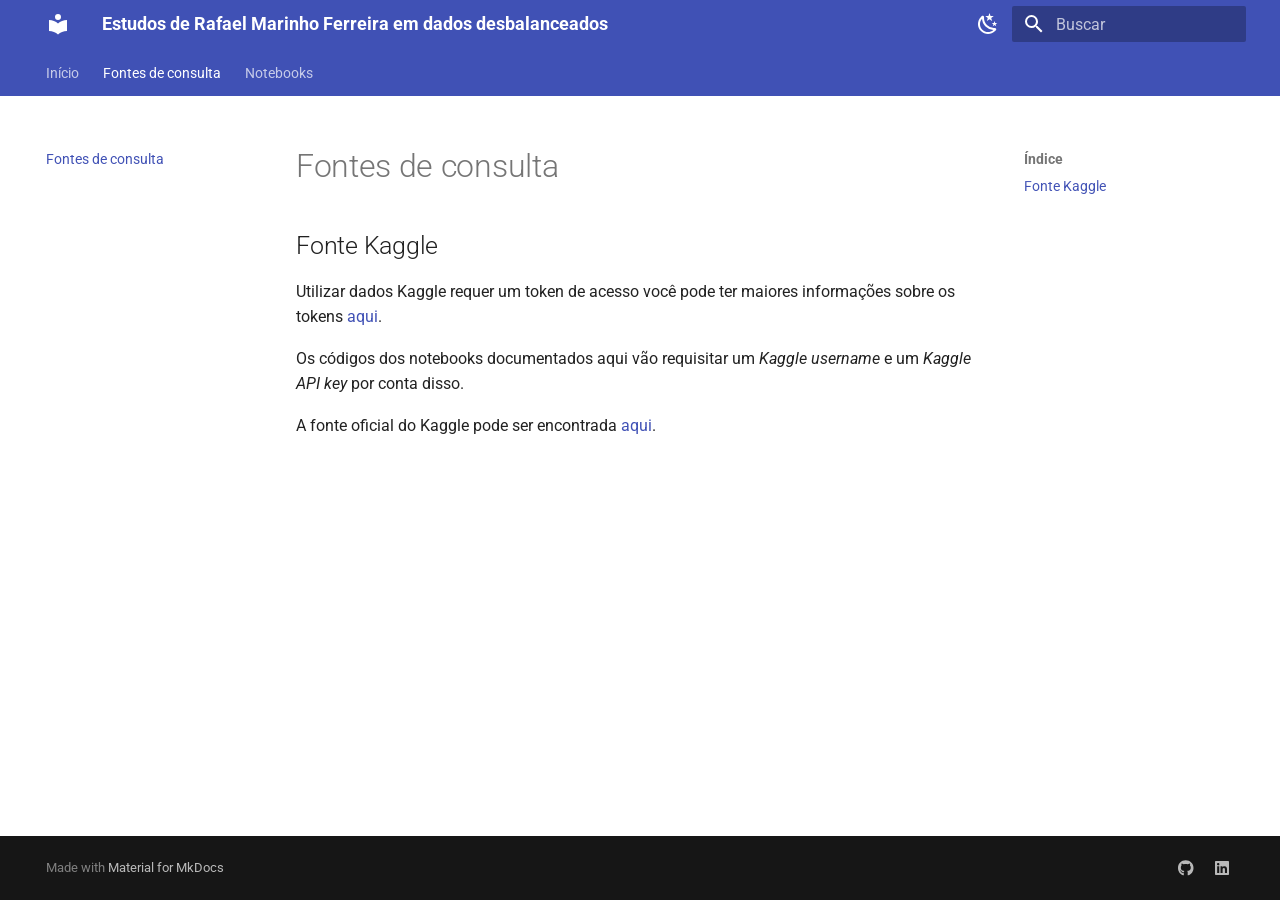
<file: fontes_consulta/index.html>
<!doctype html>
<html lang="pt" class="no-js">
  <head>
    
      <meta charset="utf-8">
      <meta name="viewport" content="width=device-width,initial-scale=1">
      
        <meta name="description" content="Site de documentação para estudo e execução de notebooks de ML com dados desbalanceados.">
      
      
        <meta name="author" content="Equipe">
      
      
      
        <link rel="prev" href="..">
      
      
        <link rel="next" href="../notebooks/EDA/">
      
      
      <link rel="icon" href="../assets/images/favicon.png">
      <meta name="generator" content="mkdocs-1.6.0, mkdocs-material-9.5.25">
    
    
      
        <title>Fontes de consulta - Estudos de Rafael Marinho Ferreira em dados desbalanceados</title>
      
    
    
      <link rel="stylesheet" href="../assets/stylesheets/main.6543a935.min.css">
      
        
        <link rel="stylesheet" href="../assets/stylesheets/palette.06af60db.min.css">
      
      


    
    
      
    
    
      
        
        
        <link rel="preconnect" href="https://fonts.gstatic.com" crossorigin>
        <link rel="stylesheet" href="https://fonts.googleapis.com/css?family=Roboto:300,300i,400,400i,700,700i%7CRoboto+Mono:400,400i,700,700i&display=fallback">
        <style>:root{--md-text-font:"Roboto";--md-code-font:"Roboto Mono"}</style>
      
    
    
      <link rel="stylesheet" href="../assets/css/footer.css">
    
    <script>__md_scope=new URL("..",location),__md_hash=e=>[...e].reduce((e,_)=>(e<<5)-e+_.charCodeAt(0),0),__md_get=(e,_=localStorage,t=__md_scope)=>JSON.parse(_.getItem(t.pathname+"."+e)),__md_set=(e,_,t=localStorage,a=__md_scope)=>{try{t.setItem(a.pathname+"."+e,JSON.stringify(_))}catch(e){}}</script>
    
      

    
    
    
  </head>
  
  
    
    
      
    
    
    
    
    <body dir="ltr" data-md-color-scheme="default" data-md-color-primary="indigo" data-md-color-accent="indigo">
  
    
    <input class="md-toggle" data-md-toggle="drawer" type="checkbox" id="__drawer" autocomplete="off">
    <input class="md-toggle" data-md-toggle="search" type="checkbox" id="__search" autocomplete="off">
    <label class="md-overlay" for="__drawer"></label>
    <div data-md-component="skip">
      
        
        <a href="#fonte-kaggle" class="md-skip">
          Pular para conteúdo
        </a>
      
    </div>
    <div data-md-component="announce">
      
    </div>
    
    
      

<header class="md-header" data-md-component="header">
  <nav class="md-header__inner md-grid" aria-label="Cabeçalho">
    <a href=".." title="Estudos de Rafael Marinho Ferreira em dados desbalanceados" class="md-header__button md-logo" aria-label="Estudos de Rafael Marinho Ferreira em dados desbalanceados" data-md-component="logo">
      
  
  <svg xmlns="http://www.w3.org/2000/svg" viewBox="0 0 24 24"><path d="M12 8a3 3 0 0 0 3-3 3 3 0 0 0-3-3 3 3 0 0 0-3 3 3 3 0 0 0 3 3m0 3.54C9.64 9.35 6.5 8 3 8v11c3.5 0 6.64 1.35 9 3.54 2.36-2.19 5.5-3.54 9-3.54V8c-3.5 0-6.64 1.35-9 3.54Z"/></svg>

    </a>
    <label class="md-header__button md-icon" for="__drawer">
      
      <svg xmlns="http://www.w3.org/2000/svg" viewBox="0 0 24 24"><path d="M3 6h18v2H3V6m0 5h18v2H3v-2m0 5h18v2H3v-2Z"/></svg>
    </label>
    <div class="md-header__title" data-md-component="header-title">
      <div class="md-header__ellipsis">
        <div class="md-header__topic">
          <span class="md-ellipsis">
            Estudos de Rafael Marinho Ferreira em dados desbalanceados
          </span>
        </div>
        <div class="md-header__topic" data-md-component="header-topic">
          <span class="md-ellipsis">
            
              Fontes de consulta
            
          </span>
        </div>
      </div>
    </div>
    
      
        <form class="md-header__option" data-md-component="palette">
  
    
    
    
    <input class="md-option" data-md-color-media="" data-md-color-scheme="default" data-md-color-primary="indigo" data-md-color-accent="indigo"  aria-label="Alternar para modo escuro"  type="radio" name="__palette" id="__palette_0">
    
      <label class="md-header__button md-icon" title="Alternar para modo escuro" for="__palette_1" hidden>
        <svg xmlns="http://www.w3.org/2000/svg" viewBox="0 0 24 24"><path d="m17.75 4.09-2.53 1.94.91 3.06-2.63-1.81-2.63 1.81.91-3.06-2.53-1.94L12.44 4l1.06-3 1.06 3 3.19.09m3.5 6.91-1.64 1.25.59 1.98-1.7-1.17-1.7 1.17.59-1.98L15.75 11l2.06-.05L18.5 9l.69 1.95 2.06.05m-2.28 4.95c.83-.08 1.72 1.1 1.19 1.85-.32.45-.66.87-1.08 1.27C15.17 23 8.84 23 4.94 19.07c-3.91-3.9-3.91-10.24 0-14.14.4-.4.82-.76 1.27-1.08.75-.53 1.93.36 1.85 1.19-.27 2.86.69 5.83 2.89 8.02a9.96 9.96 0 0 0 8.02 2.89m-1.64 2.02a12.08 12.08 0 0 1-7.8-3.47c-2.17-2.19-3.33-5-3.49-7.82-2.81 3.14-2.7 7.96.31 10.98 3.02 3.01 7.84 3.12 10.98.31Z"/></svg>
      </label>
    
  
    
    
    
    <input class="md-option" data-md-color-media="" data-md-color-scheme="slate" data-md-color-primary="indigo" data-md-color-accent="indigo"  aria-label="Alternar para modo claro"  type="radio" name="__palette" id="__palette_1">
    
      <label class="md-header__button md-icon" title="Alternar para modo claro" for="__palette_0" hidden>
        <svg xmlns="http://www.w3.org/2000/svg" viewBox="0 0 24 24"><path d="M12 7a5 5 0 0 1 5 5 5 5 0 0 1-5 5 5 5 0 0 1-5-5 5 5 0 0 1 5-5m0 2a3 3 0 0 0-3 3 3 3 0 0 0 3 3 3 3 0 0 0 3-3 3 3 0 0 0-3-3m0-7 2.39 3.42C13.65 5.15 12.84 5 12 5c-.84 0-1.65.15-2.39.42L12 2M3.34 7l4.16-.35A7.2 7.2 0 0 0 5.94 8.5c-.44.74-.69 1.5-.83 2.29L3.34 7m.02 10 1.76-3.77a7.131 7.131 0 0 0 2.38 4.14L3.36 17M20.65 7l-1.77 3.79a7.023 7.023 0 0 0-2.38-4.15l4.15.36m-.01 10-4.14.36c.59-.51 1.12-1.14 1.54-1.86.42-.73.69-1.5.83-2.29L20.64 17M12 22l-2.41-3.44c.74.27 1.55.44 2.41.44.82 0 1.63-.17 2.37-.44L12 22Z"/></svg>
      </label>
    
  
</form>
      
    
    
      <script>var media,input,key,value,palette=__md_get("__palette");if(palette&&palette.color){"(prefers-color-scheme)"===palette.color.media&&(media=matchMedia("(prefers-color-scheme: light)"),input=document.querySelector(media.matches?"[data-md-color-media='(prefers-color-scheme: light)']":"[data-md-color-media='(prefers-color-scheme: dark)']"),palette.color.media=input.getAttribute("data-md-color-media"),palette.color.scheme=input.getAttribute("data-md-color-scheme"),palette.color.primary=input.getAttribute("data-md-color-primary"),palette.color.accent=input.getAttribute("data-md-color-accent"));for([key,value]of Object.entries(palette.color))document.body.setAttribute("data-md-color-"+key,value)}</script>
    
    
    
      <label class="md-header__button md-icon" for="__search">
        
        <svg xmlns="http://www.w3.org/2000/svg" viewBox="0 0 24 24"><path d="M9.5 3A6.5 6.5 0 0 1 16 9.5c0 1.61-.59 3.09-1.56 4.23l.27.27h.79l5 5-1.5 1.5-5-5v-.79l-.27-.27A6.516 6.516 0 0 1 9.5 16 6.5 6.5 0 0 1 3 9.5 6.5 6.5 0 0 1 9.5 3m0 2C7 5 5 7 5 9.5S7 14 9.5 14 14 12 14 9.5 12 5 9.5 5Z"/></svg>
      </label>
      <div class="md-search" data-md-component="search" role="dialog">
  <label class="md-search__overlay" for="__search"></label>
  <div class="md-search__inner" role="search">
    <form class="md-search__form" name="search">
      <input type="text" class="md-search__input" name="query" aria-label="Buscar" placeholder="Buscar" autocapitalize="off" autocorrect="off" autocomplete="off" spellcheck="false" data-md-component="search-query" required>
      <label class="md-search__icon md-icon" for="__search">
        
        <svg xmlns="http://www.w3.org/2000/svg" viewBox="0 0 24 24"><path d="M9.5 3A6.5 6.5 0 0 1 16 9.5c0 1.61-.59 3.09-1.56 4.23l.27.27h.79l5 5-1.5 1.5-5-5v-.79l-.27-.27A6.516 6.516 0 0 1 9.5 16 6.5 6.5 0 0 1 3 9.5 6.5 6.5 0 0 1 9.5 3m0 2C7 5 5 7 5 9.5S7 14 9.5 14 14 12 14 9.5 12 5 9.5 5Z"/></svg>
        
        <svg xmlns="http://www.w3.org/2000/svg" viewBox="0 0 24 24"><path d="M20 11v2H8l5.5 5.5-1.42 1.42L4.16 12l7.92-7.92L13.5 5.5 8 11h12Z"/></svg>
      </label>
      <nav class="md-search__options" aria-label="Pesquisar">
        
        <button type="reset" class="md-search__icon md-icon" title="Limpar" aria-label="Limpar" tabindex="-1">
          
          <svg xmlns="http://www.w3.org/2000/svg" viewBox="0 0 24 24"><path d="M19 6.41 17.59 5 12 10.59 6.41 5 5 6.41 10.59 12 5 17.59 6.41 19 12 13.41 17.59 19 19 17.59 13.41 12 19 6.41Z"/></svg>
        </button>
      </nav>
      
        <div class="md-search__suggest" data-md-component="search-suggest"></div>
      
    </form>
    <div class="md-search__output">
      <div class="md-search__scrollwrap" data-md-scrollfix>
        <div class="md-search-result" data-md-component="search-result">
          <div class="md-search-result__meta">
            Inicializando busca
          </div>
          <ol class="md-search-result__list" role="presentation"></ol>
        </div>
      </div>
    </div>
  </div>
</div>
    
    
  </nav>
  
</header>
    
    <div class="md-container" data-md-component="container">
      
      
        
          
            
<nav class="md-tabs" aria-label="Abas" data-md-component="tabs">
  <div class="md-grid">
    <ul class="md-tabs__list">
      
        
  
  
  
    <li class="md-tabs__item">
      <a href=".." class="md-tabs__link">
        
  
    
  
  Início

      </a>
    </li>
  

      
        
  
  
    
  
  
    <li class="md-tabs__item md-tabs__item--active">
      <a href="./" class="md-tabs__link">
        
  
    
  
  Fontes de consulta

      </a>
    </li>
  

      
        
  
  
  
    
    
      <li class="md-tabs__item">
        <a href="../notebooks/EDA/" class="md-tabs__link">
          
  
  Notebooks

        </a>
      </li>
    
  

      
    </ul>
  </div>
</nav>
          
        
      
      <main class="md-main" data-md-component="main">
        <div class="md-main__inner md-grid">
          
            
              
              <div class="md-sidebar md-sidebar--primary" data-md-component="sidebar" data-md-type="navigation" >
                <div class="md-sidebar__scrollwrap">
                  <div class="md-sidebar__inner">
                    


  


<nav class="md-nav md-nav--primary md-nav--lifted" aria-label="Navegação" data-md-level="0">
  <label class="md-nav__title" for="__drawer">
    <a href=".." title="Estudos de Rafael Marinho Ferreira em dados desbalanceados" class="md-nav__button md-logo" aria-label="Estudos de Rafael Marinho Ferreira em dados desbalanceados" data-md-component="logo">
      
  
  <svg xmlns="http://www.w3.org/2000/svg" viewBox="0 0 24 24"><path d="M12 8a3 3 0 0 0 3-3 3 3 0 0 0-3-3 3 3 0 0 0-3 3 3 3 0 0 0 3 3m0 3.54C9.64 9.35 6.5 8 3 8v11c3.5 0 6.64 1.35 9 3.54 2.36-2.19 5.5-3.54 9-3.54V8c-3.5 0-6.64 1.35-9 3.54Z"/></svg>

    </a>
    Estudos de Rafael Marinho Ferreira em dados desbalanceados
  </label>
  
  <ul class="md-nav__list" data-md-scrollfix>
    
      
      
  
  
  
  
    <li class="md-nav__item">
      <a href=".." class="md-nav__link">
        
  
  <span class="md-ellipsis">
    Início
  </span>
  

      </a>
    </li>
  

    
      
      
  
  
    
  
  
  
    <li class="md-nav__item md-nav__item--active">
      
      <input class="md-nav__toggle md-toggle" type="checkbox" id="__toc">
      
      
      
        <label class="md-nav__link md-nav__link--active" for="__toc">
          
  
  <span class="md-ellipsis">
    Fontes de consulta
  </span>
  

          <span class="md-nav__icon md-icon"></span>
        </label>
      
      <a href="./" class="md-nav__link md-nav__link--active">
        
  
  <span class="md-ellipsis">
    Fontes de consulta
  </span>
  

      </a>
      
        

<nav class="md-nav md-nav--secondary" aria-label="Índice">
  
  
  
  
    <label class="md-nav__title" for="__toc">
      <span class="md-nav__icon md-icon"></span>
      Índice
    </label>
    <ul class="md-nav__list" data-md-component="toc" data-md-scrollfix>
      
        <li class="md-nav__item">
  <a href="#fonte-kaggle" class="md-nav__link">
    <span class="md-ellipsis">
      Fonte Kaggle
    </span>
  </a>
  
</li>
      
    </ul>
  
</nav>
      
    </li>
  

    
      
      
  
  
  
  
    
    
    
      
      
        
      
    
    
    <li class="md-nav__item md-nav__item--nested">
      
        
        
        <input class="md-nav__toggle md-toggle " type="checkbox" id="__nav_3" >
        
          
          <label class="md-nav__link" for="__nav_3" id="__nav_3_label" tabindex="0">
            
  
  <span class="md-ellipsis">
    Notebooks
  </span>
  

            <span class="md-nav__icon md-icon"></span>
          </label>
        
        <nav class="md-nav" data-md-level="1" aria-labelledby="__nav_3_label" aria-expanded="false">
          <label class="md-nav__title" for="__nav_3">
            <span class="md-nav__icon md-icon"></span>
            Notebooks
          </label>
          <ul class="md-nav__list" data-md-scrollfix>
            
              
                
  
  
  
  
    <li class="md-nav__item">
      <a href="../notebooks/EDA/" class="md-nav__link">
        
  
  <span class="md-ellipsis">
    EDA
  </span>
  

      </a>
    </li>
  

              
            
          </ul>
        </nav>
      
    </li>
  

    
  </ul>
</nav>
                  </div>
                </div>
              </div>
            
            
              
              <div class="md-sidebar md-sidebar--secondary" data-md-component="sidebar" data-md-type="toc" >
                <div class="md-sidebar__scrollwrap">
                  <div class="md-sidebar__inner">
                    

<nav class="md-nav md-nav--secondary" aria-label="Índice">
  
  
  
  
    <label class="md-nav__title" for="__toc">
      <span class="md-nav__icon md-icon"></span>
      Índice
    </label>
    <ul class="md-nav__list" data-md-component="toc" data-md-scrollfix>
      
        <li class="md-nav__item">
  <a href="#fonte-kaggle" class="md-nav__link">
    <span class="md-ellipsis">
      Fonte Kaggle
    </span>
  </a>
  
</li>
      
    </ul>
  
</nav>
                  </div>
                </div>
              </div>
            
          
          
            <div class="md-content" data-md-component="content">
              <article class="md-content__inner md-typeset">
                
                  


  <h1>Fontes de consulta</h1>

<h2 id="fonte-kaggle">Fonte Kaggle<a class="headerlink" href="#fonte-kaggle" title="Permanent link">&para;</a></h2>
<p>Utilizar dados Kaggle requer um token de acesso você pode ter maiores informações sobre os tokens <a href="https://www.kaggle.com/docs/api#authentication" target="_blank" rel="noopener noreferrer">aqui</a>.</p>
<p>Os códigos dos notebooks documentados aqui vão requisitar um <em>Kaggle username</em> e um <em>Kaggle API key</em> por conta disso.</p>
<p>A fonte oficial do Kaggle pode ser encontrada <a href="https://www.kaggle.com/" target="_blank" rel="noopener noreferrer">aqui</a>.</p>












                
              </article>
            </div>
          
          
<script>var target=document.getElementById(location.hash.slice(1));target&&target.name&&(target.checked=target.name.startsWith("__tabbed_"))</script>
        </div>
        
          <button type="button" class="md-top md-icon" data-md-component="top" hidden>
  
  <svg xmlns="http://www.w3.org/2000/svg" viewBox="0 0 24 24"><path d="M13 20h-2V8l-5.5 5.5-1.42-1.42L12 4.16l7.92 7.92-1.42 1.42L13 8v12Z"/></svg>
  Voltar para o topo
</button>
        
      </main>
      
        <footer class="md-footer">
  
  <div class="md-footer-meta md-typeset">
    <div class="md-footer-meta__inner md-grid">
      <div class="md-copyright">
  
  
    Made with
    <a href="https://squidfunk.github.io/mkdocs-material/" target="_blank" rel="noopener">
      Material for MkDocs
    </a>
  
</div>
      
        <div class="md-social">
  
    
    
    
    
    <a href="https://github.com/rferreira13" target="_blank" rel="noopener" title="GitHub — rferreira13" class="md-social__link">
      <svg xmlns="http://www.w3.org/2000/svg" viewBox="0 0 496 512"><!--! Font Awesome Free 6.5.2 by @fontawesome - https://fontawesome.com License - https://fontawesome.com/license/free (Icons: CC BY 4.0, Fonts: SIL OFL 1.1, Code: MIT License) Copyright 2024 Fonticons, Inc.--><path d="M165.9 397.4c0 2-2.3 3.6-5.2 3.6-3.3.3-5.6-1.3-5.6-3.6 0-2 2.3-3.6 5.2-3.6 3-.3 5.6 1.3 5.6 3.6zm-31.1-4.5c-.7 2 1.3 4.3 4.3 4.9 2.6 1 5.6 0 6.2-2s-1.3-4.3-4.3-5.2c-2.6-.7-5.5.3-6.2 2.3zm44.2-1.7c-2.9.7-4.9 2.6-4.6 4.9.3 2 2.9 3.3 5.9 2.6 2.9-.7 4.9-2.6 4.6-4.6-.3-1.9-3-3.2-5.9-2.9zM244.8 8C106.1 8 0 113.3 0 252c0 110.9 69.8 205.8 169.5 239.2 12.8 2.3 17.3-5.6 17.3-12.1 0-6.2-.3-40.4-.3-61.4 0 0-70 15-84.7-29.8 0 0-11.4-29.1-27.8-36.6 0 0-22.9-15.7 1.6-15.4 0 0 24.9 2 38.6 25.8 21.9 38.6 58.6 27.5 72.9 20.9 2.3-16 8.8-27.1 16-33.7-55.9-6.2-112.3-14.3-112.3-110.5 0-27.5 7.6-41.3 23.6-58.9-2.6-6.5-11.1-33.3 2.6-67.9 20.9-6.5 69 27 69 27 20-5.6 41.5-8.5 62.8-8.5s42.8 2.9 62.8 8.5c0 0 48.1-33.6 69-27 13.7 34.7 5.2 61.4 2.6 67.9 16 17.7 25.8 31.5 25.8 58.9 0 96.5-58.9 104.2-114.8 110.5 9.2 7.9 17 22.9 17 46.4 0 33.7-.3 75.4-.3 83.6 0 6.5 4.6 14.4 17.3 12.1C428.2 457.8 496 362.9 496 252 496 113.3 383.5 8 244.8 8zM97.2 352.9c-1.3 1-1 3.3.7 5.2 1.6 1.6 3.9 2.3 5.2 1 1.3-1 1-3.3-.7-5.2-1.6-1.6-3.9-2.3-5.2-1zm-10.8-8.1c-.7 1.3.3 2.9 2.3 3.9 1.6 1 3.6.7 4.3-.7.7-1.3-.3-2.9-2.3-3.9-2-.6-3.6-.3-4.3.7zm32.4 35.6c-1.6 1.3-1 4.3 1.3 6.2 2.3 2.3 5.2 2.6 6.5 1 1.3-1.3.7-4.3-1.3-6.2-2.2-2.3-5.2-2.6-6.5-1zm-11.4-14.7c-1.6 1-1.6 3.6 0 5.9 1.6 2.3 4.3 3.3 5.6 2.3 1.6-1.3 1.6-3.9 0-6.2-1.4-2.3-4-3.3-5.6-2z"/></svg>
    </a>
  
    
    
    
    
    <a href="https://www.linkedin.com/in/rafael-ferreira-data-scientist/" target="_blank" rel="noopener" title="LinkedIn — Rafael Marinho Ferreira" class="md-social__link">
      <svg xmlns="http://www.w3.org/2000/svg" viewBox="0 0 448 512"><!--! Font Awesome Free 6.5.2 by @fontawesome - https://fontawesome.com License - https://fontawesome.com/license/free (Icons: CC BY 4.0, Fonts: SIL OFL 1.1, Code: MIT License) Copyright 2024 Fonticons, Inc.--><path d="M416 32H31.9C14.3 32 0 46.5 0 64.3v383.4C0 465.5 14.3 480 31.9 480H416c17.6 0 32-14.5 32-32.3V64.3c0-17.8-14.4-32.3-32-32.3zM135.4 416H69V202.2h66.5V416zm-33.2-243c-21.3 0-38.5-17.3-38.5-38.5S80.9 96 102.2 96c21.2 0 38.5 17.3 38.5 38.5 0 21.3-17.2 38.5-38.5 38.5zm282.1 243h-66.4V312c0-24.8-.5-56.7-34.5-56.7-34.6 0-39.9 27-39.9 54.9V416h-66.4V202.2h63.7v29.2h.9c8.9-16.8 30.6-34.5 62.9-34.5 67.2 0 79.7 44.3 79.7 101.9V416z"/></svg>
    </a>
  
</div>
      
    </div>
  </div>
</footer>
      
    </div>
    <div class="md-dialog" data-md-component="dialog">
      <div class="md-dialog__inner md-typeset"></div>
    </div>
    
    
    <script id="__config" type="application/json">{"base": "..", "features": ["navigation.tabs", "navigation.sections", "navigation.top", "search.suggest", "content.code.copy"], "search": "../assets/javascripts/workers/search.b8dbb3d2.min.js", "translations": {"clipboard.copied": "Copiado para \u00e1rea de transfer\u00eancia", "clipboard.copy": "Copiar para \u00e1rea de transfer\u00eancia", "search.result.more.one": "mais 1 nesta p\u00e1gina", "search.result.more.other": "# mais nesta p\u00e1gina", "search.result.none": "Nenhum documento encontrado", "search.result.one": "1 documento encontrado", "search.result.other": "# documentos encontrados", "search.result.placeholder": "Digite para iniciar a busca", "search.result.term.missing": "Ausente", "select.version": "Selecione a vers\u00e3o"}}</script>
    
    
      <script src="../assets/javascripts/bundle.081f42fc.min.js"></script>
      
        <script src="../assets/js/brand-linkedin.js"></script>
      
    
  </body>
</html>
</file>
<file: assets/css/footer.css>
/* Centraliza e espaça os badges do rodapé */
.custom-footer-badges {
  display: flex;
  gap: 0.75rem;
  align-items: center;
  justify-content: center;
  padding: 0.75rem 0 1rem 0;
}

.custom-footer-badges img {
  height: 28px;
  vertical-align: middle;
}
</file>
<file: assets/stylesheets/main.6543a935.min.css>
@charset "UTF-8";html{-webkit-text-size-adjust:none;-moz-text-size-adjust:none;text-size-adjust:none;box-sizing:border-box}*,:after,:before{box-sizing:inherit}@media (prefers-reduced-motion){*,:after,:before{transition:none!important}}body{margin:0}a,button,input,label{-webkit-tap-highlight-color:transparent}a{color:inherit;text-decoration:none}hr{border:0;box-sizing:initial;display:block;height:.05rem;overflow:visible;padding:0}small{font-size:80%}sub,sup{line-height:1em}img{border-style:none}table{border-collapse:initial;border-spacing:0}td,th{font-weight:400;vertical-align:top}button{background:#0000;border:0;font-family:inherit;font-size:inherit;margin:0;padding:0}input{border:0;outline:none}:root{--md-primary-fg-color:#4051b5;--md-primary-fg-color--light:#5d6cc0;--md-primary-fg-color--dark:#303fa1;--md-primary-bg-color:#fff;--md-primary-bg-color--light:#ffffffb3;--md-accent-fg-color:#526cfe;--md-accent-fg-color--transparent:#526cfe1a;--md-accent-bg-color:#fff;--md-accent-bg-color--light:#ffffffb3}[data-md-color-scheme=default]{color-scheme:light}[data-md-color-scheme=default] img[src$="#gh-dark-mode-only"],[data-md-color-scheme=default] img[src$="#only-dark"]{display:none}:root,[data-md-color-scheme=default]{--md-hue:225deg;--md-default-fg-color:#000000de;--md-default-fg-color--light:#0000008a;--md-default-fg-color--lighter:#00000052;--md-default-fg-color--lightest:#00000012;--md-default-bg-color:#fff;--md-default-bg-color--light:#ffffffb3;--md-default-bg-color--lighter:#ffffff4d;--md-default-bg-color--lightest:#ffffff1f;--md-code-fg-color:#36464e;--md-code-bg-color:#f5f5f5;--md-code-hl-color:#4287ff;--md-code-hl-color--light:#4287ff1a;--md-code-hl-number-color:#d52a2a;--md-code-hl-special-color:#db1457;--md-code-hl-function-color:#a846b9;--md-code-hl-constant-color:#6e59d9;--md-code-hl-keyword-color:#3f6ec6;--md-code-hl-string-color:#1c7d4d;--md-code-hl-name-color:var(--md-code-fg-color);--md-code-hl-operator-color:var(--md-default-fg-color--light);--md-code-hl-punctuation-color:var(--md-default-fg-color--light);--md-code-hl-comment-color:var(--md-default-fg-color--light);--md-code-hl-generic-color:var(--md-default-fg-color--light);--md-code-hl-variable-color:var(--md-default-fg-color--light);--md-typeset-color:var(--md-default-fg-color);--md-typeset-a-color:var(--md-primary-fg-color);--md-typeset-del-color:#f5503d26;--md-typeset-ins-color:#0bd57026;--md-typeset-kbd-color:#fafafa;--md-typeset-kbd-accent-color:#fff;--md-typeset-kbd-border-color:#b8b8b8;--md-typeset-mark-color:#ffff0080;--md-typeset-table-color:#0000001f;--md-typeset-table-color--light:rgba(0,0,0,.035);--md-admonition-fg-color:var(--md-default-fg-color);--md-admonition-bg-color:var(--md-default-bg-color);--md-warning-fg-color:#000000de;--md-warning-bg-color:#ff9;--md-footer-fg-color:#fff;--md-footer-fg-color--light:#ffffffb3;--md-footer-fg-color--lighter:#ffffff73;--md-footer-bg-color:#000000de;--md-footer-bg-color--dark:#00000052;--md-shadow-z1:0 0.2rem 0.5rem #0000000d,0 0 0.05rem #0000001a;--md-shadow-z2:0 0.2rem 0.5rem #0000001a,0 0 0.05rem #00000040;--md-shadow-z3:0 0.2rem 0.5rem #0003,0 0 0.05rem #00000059}.md-icon svg{fill:currentcolor;display:block;height:1.2rem;width:1.2rem}body{-webkit-font-smoothing:antialiased;-moz-osx-font-smoothing:grayscale;--md-text-font-family:var(--md-text-font,_),-apple-system,BlinkMacSystemFont,Helvetica,Arial,sans-serif;--md-code-font-family:var(--md-code-font,_),SFMono-Regular,Consolas,Menlo,monospace}aside,body,input{font-feature-settings:"kern","liga";color:var(--md-typeset-color);font-family:var(--md-text-font-family)}code,kbd,pre{font-feature-settings:"kern";font-family:var(--md-code-font-family)}:root{--md-typeset-table-sort-icon:url('data:image/svg+xml;charset=utf-8,<svg xmlns="http://www.w3.org/2000/svg" viewBox="0 0 24 24"><path d="m18 21-4-4h3V7h-3l4-4 4 4h-3v10h3M2 19v-2h10v2M2 13v-2h7v2M2 7V5h4v2H2Z"/></svg>');--md-typeset-table-sort-icon--asc:url('data:image/svg+xml;charset=utf-8,<svg xmlns="http://www.w3.org/2000/svg" viewBox="0 0 24 24"><path d="M19 17h3l-4 4-4-4h3V3h2M2 17h10v2H2M6 5v2H2V5m0 6h7v2H2v-2Z"/></svg>');--md-typeset-table-sort-icon--desc:url('data:image/svg+xml;charset=utf-8,<svg xmlns="http://www.w3.org/2000/svg" viewBox="0 0 24 24"><path d="M19 7h3l-4-4-4 4h3v14h2M2 17h10v2H2M6 5v2H2V5m0 6h7v2H2v-2Z"/></svg>')}.md-typeset{-webkit-print-color-adjust:exact;color-adjust:exact;font-size:.8rem;line-height:1.6}@media print{.md-typeset{font-size:.68rem}}.md-typeset blockquote,.md-typeset dl,.md-typeset figure,.md-typeset ol,.md-typeset pre,.md-typeset ul{margin-bottom:1em;margin-top:1em}.md-typeset h1{color:var(--md-default-fg-color--light);font-size:2em;line-height:1.3;margin:0 0 1.25em}.md-typeset h1,.md-typeset h2{font-weight:300;letter-spacing:-.01em}.md-typeset h2{font-size:1.5625em;line-height:1.4;margin:1.6em 0 .64em}.md-typeset h3{font-size:1.25em;font-weight:400;letter-spacing:-.01em;line-height:1.5;margin:1.6em 0 .8em}.md-typeset h2+h3{margin-top:.8em}.md-typeset h4{font-weight:700;letter-spacing:-.01em;margin:1em 0}.md-typeset h5,.md-typeset h6{color:var(--md-default-fg-color--light);font-size:.8em;font-weight:700;letter-spacing:-.01em;margin:1.25em 0}.md-typeset h5{text-transform:uppercase}.md-typeset hr{border-bottom:.05rem solid var(--md-default-fg-color--lightest);display:flow-root;margin:1.5em 0}.md-typeset a{color:var(--md-typeset-a-color);word-break:break-word}.md-typeset a,.md-typeset a:before{transition:color 125ms}.md-typeset a:focus,.md-typeset a:hover{color:var(--md-accent-fg-color)}.md-typeset a:focus code,.md-typeset a:hover code{background-color:var(--md-accent-fg-color--transparent)}.md-typeset a code{color:currentcolor;transition:background-color 125ms}.md-typeset a.focus-visible{outline-color:var(--md-accent-fg-color);outline-offset:.2rem}.md-typeset code,.md-typeset kbd,.md-typeset pre{color:var(--md-code-fg-color);direction:ltr;font-variant-ligatures:none}@media print{.md-typeset code,.md-typeset kbd,.md-typeset pre{white-space:pre-wrap}}.md-typeset code{background-color:var(--md-code-bg-color);border-radius:.1rem;-webkit-box-decoration-break:clone;box-decoration-break:clone;font-size:.85em;padding:0 .2941176471em;word-break:break-word}.md-typeset code:not(.focus-visible){-webkit-tap-highlight-color:transparent;outline:none}.md-typeset pre{display:flow-root;line-height:1.4;position:relative}.md-typeset pre>code{-webkit-box-decoration-break:slice;box-decoration-break:slice;box-shadow:none;display:block;margin:0;outline-color:var(--md-accent-fg-color);overflow:auto;padding:.7720588235em 1.1764705882em;scrollbar-color:var(--md-default-fg-color--lighter) #0000;scrollbar-width:thin;touch-action:auto;word-break:normal}.md-typeset pre>code:hover{scrollbar-color:var(--md-accent-fg-color) #0000}.md-typeset pre>code::-webkit-scrollbar{height:.2rem;width:.2rem}.md-typeset pre>code::-webkit-scrollbar-thumb{background-color:var(--md-default-fg-color--lighter)}.md-typeset pre>code::-webkit-scrollbar-thumb:hover{background-color:var(--md-accent-fg-color)}.md-typeset kbd{background-color:var(--md-typeset-kbd-color);border-radius:.1rem;box-shadow:0 .1rem 0 .05rem var(--md-typeset-kbd-border-color),0 .1rem 0 var(--md-typeset-kbd-border-color),0 -.1rem .2rem var(--md-typeset-kbd-accent-color) inset;color:var(--md-default-fg-color);display:inline-block;font-size:.75em;padding:0 .6666666667em;vertical-align:text-top;word-break:break-word}.md-typeset mark{background-color:var(--md-typeset-mark-color);-webkit-box-decoration-break:clone;box-decoration-break:clone;color:inherit;word-break:break-word}.md-typeset abbr{border-bottom:.05rem dotted var(--md-default-fg-color--light);cursor:help;text-decoration:none}.md-typeset small{opacity:.75}[dir=ltr] .md-typeset sub,[dir=ltr] .md-typeset sup{margin-left:.078125em}[dir=rtl] .md-typeset sub,[dir=rtl] .md-typeset sup{margin-right:.078125em}[dir=ltr] .md-typeset blockquote{padding-left:.6rem}[dir=rtl] .md-typeset blockquote{padding-right:.6rem}[dir=ltr] .md-typeset blockquote{border-left:.2rem solid var(--md-default-fg-color--lighter)}[dir=rtl] .md-typeset blockquote{border-right:.2rem solid var(--md-default-fg-color--lighter)}.md-typeset blockquote{color:var(--md-default-fg-color--light);margin-left:0;margin-right:0}.md-typeset ul{list-style-type:disc}[dir=ltr] .md-typeset ol,[dir=ltr] .md-typeset ul{margin-left:.625em}[dir=rtl] .md-typeset ol,[dir=rtl] .md-typeset ul{margin-right:.625em}.md-typeset ol,.md-typeset ul{padding:0}.md-typeset ol:not([hidden]),.md-typeset ul:not([hidden]){display:flow-root}.md-typeset ol ol,.md-typeset ul ol{list-style-type:lower-alpha}.md-typeset ol ol ol,.md-typeset ul ol ol{list-style-type:lower-roman}[dir=ltr] .md-typeset ol li,[dir=ltr] .md-typeset ul li{margin-left:1.25em}[dir=rtl] .md-typeset ol li,[dir=rtl] .md-typeset ul li{margin-right:1.25em}.md-typeset ol li,.md-typeset ul li{margin-bottom:.5em}.md-typeset ol li blockquote,.md-typeset ol li p,.md-typeset ul li blockquote,.md-typeset ul li p{margin:.5em 0}.md-typeset ol li:last-child,.md-typeset ul li:last-child{margin-bottom:0}[dir=ltr] .md-typeset ol li ol,[dir=ltr] .md-typeset ol li ul,[dir=ltr] .md-typeset ul li ol,[dir=ltr] .md-typeset ul li ul{margin-left:.625em}[dir=rtl] .md-typeset ol li ol,[dir=rtl] .md-typeset ol li ul,[dir=rtl] .md-typeset ul li ol,[dir=rtl] .md-typeset ul li ul{margin-right:.625em}.md-typeset ol li ol,.md-typeset ol li ul,.md-typeset ul li ol,.md-typeset ul li ul{margin-bottom:.5em;margin-top:.5em}[dir=ltr] .md-typeset dd{margin-left:1.875em}[dir=rtl] .md-typeset dd{margin-right:1.875em}.md-typeset dd{margin-bottom:1.5em;margin-top:1em}.md-typeset img,.md-typeset svg,.md-typeset video{height:auto;max-width:100%}.md-typeset img[align=left]{margin:1em 1em 1em 0}.md-typeset img[align=right]{margin:1em 0 1em 1em}.md-typeset img[align]:only-child{margin-top:0}.md-typeset figure{display:flow-root;margin:1em auto;max-width:100%;text-align:center;width:-moz-fit-content;width:fit-content}.md-typeset figure img{display:block;margin:0 auto}.md-typeset figcaption{font-style:italic;margin:1em auto;max-width:24rem}.md-typeset iframe{max-width:100%}.md-typeset table:not([class]){background-color:var(--md-default-bg-color);border:.05rem solid var(--md-typeset-table-color);border-radius:.1rem;display:inline-block;font-size:.64rem;max-width:100%;overflow:auto;touch-action:auto}@media print{.md-typeset table:not([class]){display:table}}.md-typeset table:not([class])+*{margin-top:1.5em}.md-typeset table:not([class]) td>:first-child,.md-typeset table:not([class]) th>:first-child{margin-top:0}.md-typeset table:not([class]) td>:last-child,.md-typeset table:not([class]) th>:last-child{margin-bottom:0}.md-typeset table:not([class]) td:not([align]),.md-typeset table:not([class]) th:not([align]){text-align:left}[dir=rtl] .md-typeset table:not([class]) td:not([align]),[dir=rtl] .md-typeset table:not([class]) th:not([align]){text-align:right}.md-typeset table:not([class]) th{font-weight:700;min-width:5rem;padding:.9375em 1.25em;vertical-align:top}.md-typeset table:not([class]) td{border-top:.05rem solid var(--md-typeset-table-color);padding:.9375em 1.25em;vertical-align:top}.md-typeset table:not([class]) tbody tr{transition:background-color 125ms}.md-typeset table:not([class]) tbody tr:hover{background-color:var(--md-typeset-table-color--light);box-shadow:0 .05rem 0 var(--md-default-bg-color) inset}.md-typeset table:not([class]) a{word-break:normal}.md-typeset table th[role=columnheader]{cursor:pointer}[dir=ltr] .md-typeset table th[role=columnheader]:after{margin-left:.5em}[dir=rtl] .md-typeset table th[role=columnheader]:after{margin-right:.5em}.md-typeset table th[role=columnheader]:after{content:"";display:inline-block;height:1.2em;-webkit-mask-image:var(--md-typeset-table-sort-icon);mask-image:var(--md-typeset-table-sort-icon);-webkit-mask-repeat:no-repeat;mask-repeat:no-repeat;-webkit-mask-size:contain;mask-size:contain;transition:background-color 125ms;vertical-align:text-bottom;width:1.2em}.md-typeset table th[role=columnheader]:hover:after{background-color:var(--md-default-fg-color--lighter)}.md-typeset table th[role=columnheader][aria-sort=ascending]:after{background-color:var(--md-default-fg-color--light);-webkit-mask-image:var(--md-typeset-table-sort-icon--asc);mask-image:var(--md-typeset-table-sort-icon--asc)}.md-typeset table th[role=columnheader][aria-sort=descending]:after{background-color:var(--md-default-fg-color--light);-webkit-mask-image:var(--md-typeset-table-sort-icon--desc);mask-image:var(--md-typeset-table-sort-icon--desc)}.md-typeset__scrollwrap{margin:1em -.8rem;overflow-x:auto;touch-action:auto}.md-typeset__table{display:inline-block;margin-bottom:.5em;padding:0 .8rem}@media print{.md-typeset__table{display:block}}html .md-typeset__table table{display:table;margin:0;overflow:hidden;width:100%}@media screen and (max-width:44.984375em){.md-content__inner>pre{margin:1em -.8rem}.md-content__inner>pre code{border-radius:0}}.md-typeset .md-author{border-radius:100%;display:block;flex-shrink:0;height:1.6rem;overflow:hidden;position:relative;transition:color 125ms,transform 125ms;width:1.6rem}.md-typeset .md-author img{display:block}.md-typeset .md-author--more{background:var(--md-default-fg-color--lightest);color:var(--md-default-fg-color--lighter);font-size:.6rem;font-weight:700;line-height:1.6rem;text-align:center}.md-typeset .md-author--long{height:2.4rem;width:2.4rem}.md-typeset a.md-author{transform:scale(1)}.md-typeset a.md-author img{border-radius:100%;filter:grayscale(100%) opacity(75%);transition:filter 125ms}.md-typeset a.md-author:focus,.md-typeset a.md-author:hover{transform:scale(1.1);z-index:1}.md-typeset a.md-author:focus img,.md-typeset a.md-author:hover img{filter:grayscale(0)}.md-banner{background-color:var(--md-footer-bg-color);color:var(--md-footer-fg-color);overflow:auto}@media print{.md-banner{display:none}}.md-banner--warning{background-color:var(--md-warning-bg-color);color:var(--md-warning-fg-color)}.md-banner__inner{font-size:.7rem;margin:.6rem auto;padding:0 .8rem}[dir=ltr] .md-banner__button{float:right}[dir=rtl] .md-banner__button{float:left}.md-banner__button{color:inherit;cursor:pointer;transition:opacity .25s}.no-js .md-banner__button{display:none}.md-banner__button:hover{opacity:.7}html{font-size:125%;height:100%;overflow-x:hidden}@media screen and (min-width:100em){html{font-size:137.5%}}@media screen and (min-width:125em){html{font-size:150%}}body{background-color:var(--md-default-bg-color);display:flex;flex-direction:column;font-size:.5rem;min-height:100%;position:relative;width:100%}@media print{body{display:block}}@media screen and (max-width:59.984375em){body[data-md-scrolllock]{position:fixed}}.md-grid{margin-left:auto;margin-right:auto;max-width:61rem}.md-container{display:flex;flex-direction:column;flex-grow:1}@media print{.md-container{display:block}}.md-main{flex-grow:1}.md-main__inner{display:flex;height:100%;margin-top:1.5rem}.md-ellipsis{overflow:hidden;text-overflow:ellipsis}.md-toggle{display:none}.md-option{height:0;opacity:0;position:absolute;width:0}.md-option:checked+label:not([hidden]){display:block}.md-option.focus-visible+label{outline-color:var(--md-accent-fg-color);outline-style:auto}.md-skip{background-color:var(--md-default-fg-color);border-radius:.1rem;color:var(--md-default-bg-color);font-size:.64rem;margin:.5rem;opacity:0;outline-color:var(--md-accent-fg-color);padding:.3rem .5rem;position:fixed;transform:translateY(.4rem);z-index:-1}.md-skip:focus{opacity:1;transform:translateY(0);transition:transform .25s cubic-bezier(.4,0,.2,1),opacity 175ms 75ms;z-index:10}@page{margin:25mm}:root{--md-clipboard-icon:url('data:image/svg+xml;charset=utf-8,<svg xmlns="http://www.w3.org/2000/svg" viewBox="0 0 24 24"><path d="M19 21H8V7h11m0-2H8a2 2 0 0 0-2 2v14a2 2 0 0 0 2 2h11a2 2 0 0 0 2-2V7a2 2 0 0 0-2-2m-3-4H4a2 2 0 0 0-2 2v14h2V3h12V1Z"/></svg>')}.md-clipboard{border-radius:.1rem;color:var(--md-default-fg-color--lightest);cursor:pointer;height:1.5em;outline-color:var(--md-accent-fg-color);outline-offset:.1rem;position:absolute;right:.5em;top:.5em;transition:color .25s;width:1.5em;z-index:1}@media print{.md-clipboard{display:none}}.md-clipboard:not(.focus-visible){-webkit-tap-highlight-color:transparent;outline:none}:hover>.md-clipboard{color:var(--md-default-fg-color--light)}.md-clipboard:focus,.md-clipboard:hover{color:var(--md-accent-fg-color)}.md-clipboard:after{background-color:currentcolor;content:"";display:block;height:1.125em;margin:0 auto;-webkit-mask-image:var(--md-clipboard-icon);mask-image:var(--md-clipboard-icon);-webkit-mask-position:center;mask-position:center;-webkit-mask-repeat:no-repeat;mask-repeat:no-repeat;-webkit-mask-size:contain;mask-size:contain;width:1.125em}.md-clipboard--inline{cursor:pointer}.md-clipboard--inline code{transition:color .25s,background-color .25s}.md-clipboard--inline:focus code,.md-clipboard--inline:hover code{background-color:var(--md-accent-fg-color--transparent);color:var(--md-accent-fg-color)}.md-typeset .md-code__content{display:grid}@keyframes consent{0%{opacity:0;transform:translateY(100%)}to{opacity:1;transform:translateY(0)}}@keyframes overlay{0%{opacity:0}to{opacity:1}}.md-consent__overlay{animation:overlay .25s both;-webkit-backdrop-filter:blur(.1rem);backdrop-filter:blur(.1rem);background-color:#0000008a;height:100%;opacity:1;position:fixed;top:0;width:100%;z-index:5}.md-consent__inner{animation:consent .5s cubic-bezier(.1,.7,.1,1) both;background-color:var(--md-default-bg-color);border:0;border-radius:.1rem;bottom:0;box-shadow:0 0 .2rem #0000001a,0 .2rem .4rem #0003;max-height:100%;overflow:auto;padding:0;position:fixed;width:100%;z-index:5}.md-consent__form{padding:.8rem}.md-consent__settings{display:none;margin:1em 0}input:checked+.md-consent__settings{display:block}.md-consent__controls{margin-bottom:.8rem}.md-typeset .md-consent__controls .md-button{display:inline}@media screen and (max-width:44.984375em){.md-typeset .md-consent__controls .md-button{display:block;margin-top:.4rem;text-align:center;width:100%}}.md-consent label{cursor:pointer}.md-content{flex-grow:1;min-width:0}.md-content__inner{margin:0 .8rem 1.2rem;padding-top:.6rem}@media screen and (min-width:76.25em){[dir=ltr] .md-sidebar--primary:not([hidden])~.md-content>.md-content__inner{margin-left:1.2rem}[dir=ltr] .md-sidebar--secondary:not([hidden])~.md-content>.md-content__inner,[dir=rtl] .md-sidebar--primary:not([hidden])~.md-content>.md-content__inner{margin-right:1.2rem}[dir=rtl] .md-sidebar--secondary:not([hidden])~.md-content>.md-content__inner{margin-left:1.2rem}}.md-content__inner:before{content:"";display:block;height:.4rem}.md-content__inner>:last-child{margin-bottom:0}[dir=ltr] .md-content__button{float:right}[dir=rtl] .md-content__button{float:left}[dir=ltr] .md-content__button{margin-left:.4rem}[dir=rtl] .md-content__button{margin-right:.4rem}.md-content__button{margin:.4rem 0;padding:0}@media print{.md-content__button{display:none}}.md-typeset .md-content__button{color:var(--md-default-fg-color--lighter)}.md-content__button svg{display:inline;vertical-align:top}[dir=rtl] .md-content__button svg{transform:scaleX(-1)}[dir=ltr] .md-dialog{right:.8rem}[dir=rtl] .md-dialog{left:.8rem}.md-dialog{background-color:var(--md-default-fg-color);border-radius:.1rem;bottom:.8rem;box-shadow:var(--md-shadow-z3);min-width:11.1rem;opacity:0;padding:.4rem .6rem;pointer-events:none;position:fixed;transform:translateY(100%);transition:transform 0ms .4s,opacity .4s;z-index:4}@media print{.md-dialog{display:none}}.md-dialog--active{opacity:1;pointer-events:auto;transform:translateY(0);transition:transform .4s cubic-bezier(.075,.85,.175,1),opacity .4s}.md-dialog__inner{color:var(--md-default-bg-color);font-size:.7rem}.md-feedback{margin:2em 0 1em;text-align:center}.md-feedback fieldset{border:none;margin:0;padding:0}.md-feedback__title{font-weight:700;margin:1em auto}.md-feedback__inner{position:relative}.md-feedback__list{display:flex;flex-wrap:wrap;place-content:baseline center;position:relative}.md-feedback__list:hover .md-icon:not(:disabled){color:var(--md-default-fg-color--lighter)}:disabled .md-feedback__list{min-height:1.8rem}.md-feedback__icon{color:var(--md-default-fg-color--light);cursor:pointer;flex-shrink:0;margin:0 .1rem;transition:color 125ms}.md-feedback__icon:not(:disabled).md-icon:hover{color:var(--md-accent-fg-color)}.md-feedback__icon:disabled{color:var(--md-default-fg-color--lightest);pointer-events:none}.md-feedback__note{opacity:0;position:relative;transform:translateY(.4rem);transition:transform .4s cubic-bezier(.1,.7,.1,1),opacity .15s}.md-feedback__note>*{margin:0 auto;max-width:16rem}:disabled .md-feedback__note{opacity:1;transform:translateY(0)}.md-footer{background-color:var(--md-footer-bg-color);color:var(--md-footer-fg-color)}@media print{.md-footer{display:none}}.md-footer__inner{justify-content:space-between;overflow:auto;padding:.2rem}.md-footer__inner:not([hidden]){display:flex}.md-footer__link{align-items:end;display:flex;flex-grow:0.01;margin-bottom:.4rem;margin-top:1rem;max-width:100%;outline-color:var(--md-accent-fg-color);overflow:hidden;transition:opacity .25s}.md-footer__link:focus,.md-footer__link:hover{opacity:.7}[dir=rtl] .md-footer__link svg{transform:scaleX(-1)}@media screen and (max-width:44.984375em){.md-footer__link--prev{flex-shrink:0}.md-footer__link--prev .md-footer__title{display:none}}[dir=ltr] .md-footer__link--next{margin-left:auto}[dir=rtl] .md-footer__link--next{margin-right:auto}.md-footer__link--next{text-align:right}[dir=rtl] .md-footer__link--next{text-align:left}.md-footer__title{flex-grow:1;font-size:.9rem;margin-bottom:.7rem;max-width:calc(100% - 2.4rem);padding:0 1rem;white-space:nowrap}.md-footer__button{margin:.2rem;padding:.4rem}.md-footer__direction{font-size:.64rem;opacity:.7}.md-footer-meta{background-color:var(--md-footer-bg-color--dark)}.md-footer-meta__inner{display:flex;flex-wrap:wrap;justify-content:space-between;padding:.2rem}html .md-footer-meta.md-typeset a{color:var(--md-footer-fg-color--light)}html .md-footer-meta.md-typeset a:focus,html .md-footer-meta.md-typeset a:hover{color:var(--md-footer-fg-color)}.md-copyright{color:var(--md-footer-fg-color--lighter);font-size:.64rem;margin:auto .6rem;padding:.4rem 0;width:100%}@media screen and (min-width:45em){.md-copyright{width:auto}}.md-copyright__highlight{color:var(--md-footer-fg-color--light)}.md-social{display:inline-flex;gap:.2rem;margin:0 .4rem;padding:.2rem 0 .6rem}@media screen and (min-width:45em){.md-social{padding:.6rem 0}}.md-social__link{display:inline-block;height:1.6rem;text-align:center;width:1.6rem}.md-social__link:before{line-height:1.9}.md-social__link svg{fill:currentcolor;max-height:.8rem;vertical-align:-25%}.md-typeset .md-button{border:.1rem solid;border-radius:.1rem;color:var(--md-primary-fg-color);cursor:pointer;display:inline-block;font-weight:700;padding:.625em 2em;transition:color 125ms,background-color 125ms,border-color 125ms}.md-typeset .md-button--primary{background-color:var(--md-primary-fg-color);border-color:var(--md-primary-fg-color);color:var(--md-primary-bg-color)}.md-typeset .md-button:focus,.md-typeset .md-button:hover{background-color:var(--md-accent-fg-color);border-color:var(--md-accent-fg-color);color:var(--md-accent-bg-color)}[dir=ltr] .md-typeset .md-input{border-top-left-radius:.1rem}[dir=ltr] .md-typeset .md-input,[dir=rtl] .md-typeset .md-input{border-top-right-radius:.1rem}[dir=rtl] .md-typeset .md-input{border-top-left-radius:.1rem}.md-typeset .md-input{border-bottom:.1rem solid var(--md-default-fg-color--lighter);box-shadow:var(--md-shadow-z1);font-size:.8rem;height:1.8rem;padding:0 .6rem;transition:border .25s,box-shadow .25s}.md-typeset .md-input:focus,.md-typeset .md-input:hover{border-bottom-color:var(--md-accent-fg-color);box-shadow:var(--md-shadow-z2)}.md-typeset .md-input--stretch{width:100%}.md-header{background-color:var(--md-primary-fg-color);box-shadow:0 0 .2rem #0000,0 .2rem .4rem #0000;color:var(--md-primary-bg-color);display:block;left:0;position:sticky;right:0;top:0;z-index:4}@media print{.md-header{display:none}}.md-header[hidden]{transform:translateY(-100%);transition:transform .25s cubic-bezier(.8,0,.6,1),box-shadow .25s}.md-header--shadow{box-shadow:0 0 .2rem #0000001a,0 .2rem .4rem #0003;transition:transform .25s cubic-bezier(.1,.7,.1,1),box-shadow .25s}.md-header__inner{align-items:center;display:flex;padding:0 .2rem}.md-header__button{color:currentcolor;cursor:pointer;margin:.2rem;outline-color:var(--md-accent-fg-color);padding:.4rem;position:relative;transition:opacity .25s;vertical-align:middle;z-index:1}.md-header__button:hover{opacity:.7}.md-header__button:not([hidden]){display:inline-block}.md-header__button:not(.focus-visible){-webkit-tap-highlight-color:transparent;outline:none}.md-header__button.md-logo{margin:.2rem;padding:.4rem}@media screen and (max-width:76.234375em){.md-header__button.md-logo{display:none}}.md-header__button.md-logo img,.md-header__button.md-logo svg{fill:currentcolor;display:block;height:1.2rem;width:auto}@media screen and (min-width:60em){.md-header__button[for=__search]{display:none}}.no-js .md-header__button[for=__search]{display:none}[dir=rtl] .md-header__button[for=__search] svg{transform:scaleX(-1)}@media screen and (min-width:76.25em){.md-header__button[for=__drawer]{display:none}}.md-header__topic{display:flex;max-width:100%;position:absolute;transition:transform .4s cubic-bezier(.1,.7,.1,1),opacity .15s;white-space:nowrap}.md-header__topic+.md-header__topic{opacity:0;pointer-events:none;transform:translateX(1.25rem);transition:transform .4s cubic-bezier(1,.7,.1,.1),opacity .15s;z-index:-1}[dir=rtl] .md-header__topic+.md-header__topic{transform:translateX(-1.25rem)}.md-header__topic:first-child{font-weight:700}[dir=ltr] .md-header__title{margin-left:1rem;margin-right:.4rem}[dir=rtl] .md-header__title{margin-left:.4rem;margin-right:1rem}.md-header__title{flex-grow:1;font-size:.9rem;height:2.4rem;line-height:2.4rem}.md-header__title--active .md-header__topic{opacity:0;pointer-events:none;transform:translateX(-1.25rem);transition:transform .4s cubic-bezier(1,.7,.1,.1),opacity .15s;z-index:-1}[dir=rtl] .md-header__title--active .md-header__topic{transform:translateX(1.25rem)}.md-header__title--active .md-header__topic+.md-header__topic{opacity:1;pointer-events:auto;transform:translateX(0);transition:transform .4s cubic-bezier(.1,.7,.1,1),opacity .15s;z-index:0}.md-header__title>.md-header__ellipsis{height:100%;position:relative;width:100%}.md-header__option{display:flex;flex-shrink:0;max-width:100%;transition:max-width 0ms .25s,opacity .25s .25s;white-space:nowrap}[data-md-toggle=search]:checked~.md-header .md-header__option{max-width:0;opacity:0;transition:max-width 0ms,opacity 0ms}.md-header__option>input{bottom:0}.md-header__source{display:none}@media screen and (min-width:60em){[dir=ltr] .md-header__source{margin-left:1rem}[dir=rtl] .md-header__source{margin-right:1rem}.md-header__source{display:block;max-width:11.7rem;width:11.7rem}}@media screen and (min-width:76.25em){[dir=ltr] .md-header__source{margin-left:1.4rem}[dir=rtl] .md-header__source{margin-right:1.4rem}}.md-meta{color:var(--md-default-fg-color--light);font-size:.7rem;line-height:1.3}.md-meta__list{display:inline-flex;flex-wrap:wrap;list-style:none;margin:0;padding:0}.md-meta__item:not(:last-child):after{content:"·";margin-left:.2rem;margin-right:.2rem}.md-meta__link{color:var(--md-typeset-a-color)}.md-meta__link:focus,.md-meta__link:hover{color:var(--md-accent-fg-color)}.md-draft{background-color:#ff1744;border-radius:.125em;color:#fff;display:inline-block;font-weight:700;padding-left:.5714285714em;padding-right:.5714285714em}:root{--md-nav-icon--prev:url('data:image/svg+xml;charset=utf-8,<svg xmlns="http://www.w3.org/2000/svg" viewBox="0 0 24 24"><path d="M20 11v2H8l5.5 5.5-1.42 1.42L4.16 12l7.92-7.92L13.5 5.5 8 11h12Z"/></svg>');--md-nav-icon--next:url('data:image/svg+xml;charset=utf-8,<svg xmlns="http://www.w3.org/2000/svg" viewBox="0 0 24 24"><path d="M8.59 16.58 13.17 12 8.59 7.41 10 6l6 6-6 6-1.41-1.42Z"/></svg>');--md-toc-icon:url('data:image/svg+xml;charset=utf-8,<svg xmlns="http://www.w3.org/2000/svg" viewBox="0 0 24 24"><path d="M3 9h14V7H3v2m0 4h14v-2H3v2m0 4h14v-2H3v2m16 0h2v-2h-2v2m0-10v2h2V7h-2m0 6h2v-2h-2v2Z"/></svg>')}.md-nav{font-size:.7rem;line-height:1.3}.md-nav__title{color:var(--md-default-fg-color--light);display:block;font-weight:700;overflow:hidden;padding:0 .6rem;text-overflow:ellipsis}.md-nav__title .md-nav__button{display:none}.md-nav__title .md-nav__button img{height:100%;width:auto}.md-nav__title .md-nav__button.md-logo img,.md-nav__title .md-nav__button.md-logo svg{fill:currentcolor;display:block;height:2.4rem;max-width:100%;object-fit:contain;width:auto}.md-nav__list{list-style:none;margin:0;padding:0}.md-nav__link{align-items:flex-start;display:flex;gap:.4rem;margin-top:.625em;scroll-snap-align:start;transition:color 125ms}.md-nav__link--passed{color:var(--md-default-fg-color--light)}.md-nav__item .md-nav__link--active,.md-nav__item .md-nav__link--active code{color:var(--md-typeset-a-color)}.md-nav__link .md-ellipsis{position:relative}[dir=ltr] .md-nav__link .md-icon:last-child{margin-left:auto}[dir=rtl] .md-nav__link .md-icon:last-child{margin-right:auto}.md-nav__link svg{fill:currentcolor;flex-shrink:0;height:1.3em}.md-nav__link[for]:focus,.md-nav__link[for]:hover,.md-nav__link[href]:focus,.md-nav__link[href]:hover{color:var(--md-accent-fg-color);cursor:pointer}.md-nav__link.focus-visible{outline-color:var(--md-accent-fg-color);outline-offset:.2rem}.md-nav--primary .md-nav__link[for=__toc]{display:none}.md-nav--primary .md-nav__link[for=__toc] .md-icon:after{background-color:currentcolor;display:block;height:100%;-webkit-mask-image:var(--md-toc-icon);mask-image:var(--md-toc-icon);width:100%}.md-nav--primary .md-nav__link[for=__toc]~.md-nav{display:none}.md-nav__container>.md-nav__link{margin-top:0}.md-nav__container>.md-nav__link:first-child{flex-grow:1;min-width:0}.md-nav__icon{flex-shrink:0}.md-nav__source{display:none}@media screen and (max-width:76.234375em){.md-nav--primary,.md-nav--primary .md-nav{background-color:var(--md-default-bg-color);display:flex;flex-direction:column;height:100%;left:0;position:absolute;right:0;top:0;z-index:1}.md-nav--primary .md-nav__item,.md-nav--primary .md-nav__title{font-size:.8rem;line-height:1.5}.md-nav--primary .md-nav__title{background-color:var(--md-default-fg-color--lightest);color:var(--md-default-fg-color--light);cursor:pointer;height:5.6rem;line-height:2.4rem;padding:3rem .8rem .2rem;position:relative;white-space:nowrap}[dir=ltr] .md-nav--primary .md-nav__title .md-nav__icon{left:.4rem}[dir=rtl] .md-nav--primary .md-nav__title .md-nav__icon{right:.4rem}.md-nav--primary .md-nav__title .md-nav__icon{display:block;height:1.2rem;margin:.2rem;position:absolute;top:.4rem;width:1.2rem}.md-nav--primary .md-nav__title .md-nav__icon:after{background-color:currentcolor;content:"";display:block;height:100%;-webkit-mask-image:var(--md-nav-icon--prev);mask-image:var(--md-nav-icon--prev);-webkit-mask-position:center;mask-position:center;-webkit-mask-repeat:no-repeat;mask-repeat:no-repeat;-webkit-mask-size:contain;mask-size:contain;width:100%}.md-nav--primary .md-nav__title~.md-nav__list{background-color:var(--md-default-bg-color);box-shadow:0 .05rem 0 var(--md-default-fg-color--lightest) inset;overflow-y:auto;scroll-snap-type:y mandatory;touch-action:pan-y}.md-nav--primary .md-nav__title~.md-nav__list>:first-child{border-top:0}.md-nav--primary .md-nav__title[for=__drawer]{background-color:var(--md-primary-fg-color);color:var(--md-primary-bg-color);font-weight:700}.md-nav--primary .md-nav__title .md-logo{display:block;left:.2rem;margin:.2rem;padding:.4rem;position:absolute;right:.2rem;top:.2rem}.md-nav--primary .md-nav__list{flex:1}.md-nav--primary .md-nav__item{border-top:.05rem solid var(--md-default-fg-color--lightest)}.md-nav--primary .md-nav__item--active>.md-nav__link{color:var(--md-typeset-a-color)}.md-nav--primary .md-nav__item--active>.md-nav__link:focus,.md-nav--primary .md-nav__item--active>.md-nav__link:hover{color:var(--md-accent-fg-color)}.md-nav--primary .md-nav__link{margin-top:0;padding:.6rem .8rem}.md-nav--primary .md-nav__link svg{margin-top:.1em}.md-nav--primary .md-nav__link>.md-nav__link{padding:0}[dir=ltr] .md-nav--primary .md-nav__link .md-nav__icon{margin-right:-.2rem}[dir=rtl] .md-nav--primary .md-nav__link .md-nav__icon{margin-left:-.2rem}.md-nav--primary .md-nav__link .md-nav__icon{font-size:1.2rem;height:1.2rem;width:1.2rem}.md-nav--primary .md-nav__link .md-nav__icon:after{background-color:currentcolor;content:"";display:block;height:100%;-webkit-mask-image:var(--md-nav-icon--next);mask-image:var(--md-nav-icon--next);-webkit-mask-position:center;mask-position:center;-webkit-mask-repeat:no-repeat;mask-repeat:no-repeat;-webkit-mask-size:contain;mask-size:contain;width:100%}[dir=rtl] .md-nav--primary .md-nav__icon:after{transform:scale(-1)}.md-nav--primary .md-nav--secondary .md-nav{background-color:initial;position:static}[dir=ltr] .md-nav--primary .md-nav--secondary .md-nav .md-nav__link{padding-left:1.4rem}[dir=rtl] .md-nav--primary .md-nav--secondary .md-nav .md-nav__link{padding-right:1.4rem}[dir=ltr] .md-nav--primary .md-nav--secondary .md-nav .md-nav .md-nav__link{padding-left:2rem}[dir=rtl] .md-nav--primary .md-nav--secondary .md-nav .md-nav .md-nav__link{padding-right:2rem}[dir=ltr] .md-nav--primary .md-nav--secondary .md-nav .md-nav .md-nav .md-nav__link{padding-left:2.6rem}[dir=rtl] .md-nav--primary .md-nav--secondary .md-nav .md-nav .md-nav .md-nav__link{padding-right:2.6rem}[dir=ltr] .md-nav--primary .md-nav--secondary .md-nav .md-nav .md-nav .md-nav .md-nav__link{padding-left:3.2rem}[dir=rtl] .md-nav--primary .md-nav--secondary .md-nav .md-nav .md-nav .md-nav .md-nav__link{padding-right:3.2rem}.md-nav--secondary{background-color:initial}.md-nav__toggle~.md-nav{display:flex;opacity:0;transform:translateX(100%);transition:transform .25s cubic-bezier(.8,0,.6,1),opacity 125ms 50ms}[dir=rtl] .md-nav__toggle~.md-nav{transform:translateX(-100%)}.md-nav__toggle:checked~.md-nav{opacity:1;transform:translateX(0);transition:transform .25s cubic-bezier(.4,0,.2,1),opacity 125ms 125ms}.md-nav__toggle:checked~.md-nav>.md-nav__list{-webkit-backface-visibility:hidden;backface-visibility:hidden}}@media screen and (max-width:59.984375em){.md-nav--primary .md-nav__link[for=__toc]{display:flex}.md-nav--primary .md-nav__link[for=__toc] .md-icon:after{content:""}.md-nav--primary .md-nav__link[for=__toc]+.md-nav__link{display:none}.md-nav--primary .md-nav__link[for=__toc]~.md-nav{display:flex}.md-nav__source{background-color:var(--md-primary-fg-color--dark);color:var(--md-primary-bg-color);display:block;padding:0 .2rem}}@media screen and (min-width:60em) and (max-width:76.234375em){.md-nav--integrated .md-nav__link[for=__toc]{display:flex}.md-nav--integrated .md-nav__link[for=__toc] .md-icon:after{content:""}.md-nav--integrated .md-nav__link[for=__toc]+.md-nav__link{display:none}.md-nav--integrated .md-nav__link[for=__toc]~.md-nav{display:flex}}@media screen and (min-width:60em){.md-nav{margin-bottom:-.4rem}.md-nav--secondary .md-nav__title{background:var(--md-default-bg-color);box-shadow:0 0 .4rem .4rem var(--md-default-bg-color);position:sticky;top:0;z-index:1}.md-nav--secondary .md-nav__title[for=__toc]{scroll-snap-align:start}.md-nav--secondary .md-nav__title .md-nav__icon{display:none}[dir=ltr] .md-nav--secondary .md-nav__list{padding-left:.6rem}[dir=rtl] .md-nav--secondary .md-nav__list{padding-right:.6rem}.md-nav--secondary .md-nav__list{padding-bottom:.4rem}[dir=ltr] .md-nav--secondary .md-nav__item>.md-nav__link{margin-right:.4rem}[dir=rtl] .md-nav--secondary .md-nav__item>.md-nav__link{margin-left:.4rem}}@media screen and (min-width:76.25em){.md-nav{margin-bottom:-.4rem;transition:max-height .25s cubic-bezier(.86,0,.07,1)}.md-nav--primary .md-nav__title{background:var(--md-default-bg-color);box-shadow:0 0 .4rem .4rem var(--md-default-bg-color);position:sticky;top:0;z-index:1}.md-nav--primary .md-nav__title[for=__drawer]{scroll-snap-align:start}.md-nav--primary .md-nav__title .md-nav__icon{display:none}[dir=ltr] .md-nav--primary .md-nav__list{padding-left:.6rem}[dir=rtl] .md-nav--primary .md-nav__list{padding-right:.6rem}.md-nav--primary .md-nav__list{padding-bottom:.4rem}[dir=ltr] .md-nav--primary .md-nav__item>.md-nav__link{margin-right:.4rem}[dir=rtl] .md-nav--primary .md-nav__item>.md-nav__link{margin-left:.4rem}.md-nav__toggle~.md-nav{display:grid;grid-template-rows:0fr;opacity:0;transition:grid-template-rows .25s cubic-bezier(.86,0,.07,1),opacity .25s,visibility 0ms .25s;visibility:collapse}.md-nav__toggle~.md-nav>.md-nav__list{overflow:hidden}.md-nav__toggle.md-toggle--indeterminate~.md-nav,.md-nav__toggle:checked~.md-nav{grid-template-rows:1fr;opacity:1;transition:grid-template-rows .25s cubic-bezier(.86,0,.07,1),opacity .15s .1s,visibility 0ms;visibility:visible}.md-nav__toggle.md-toggle--indeterminate~.md-nav{transition:none}.md-nav__item--nested>.md-nav>.md-nav__title{display:none}.md-nav__item--section{display:block;margin:1.25em 0}.md-nav__item--section:last-child{margin-bottom:0}.md-nav__item--section>.md-nav__link{font-weight:700}.md-nav__item--section>.md-nav__link[for]{color:var(--md-default-fg-color--light)}.md-nav__item--section>.md-nav__link:not(.md-nav__container){pointer-events:none}.md-nav__item--section>.md-nav__link .md-icon,.md-nav__item--section>.md-nav__link>[for]{display:none}[dir=ltr] .md-nav__item--section>.md-nav{margin-left:-.6rem}[dir=rtl] .md-nav__item--section>.md-nav{margin-right:-.6rem}.md-nav__item--section>.md-nav{display:block;opacity:1;visibility:visible}.md-nav__item--section>.md-nav>.md-nav__list>.md-nav__item{padding:0}.md-nav__icon{border-radius:100%;height:.9rem;transition:background-color .25s;width:.9rem}.md-nav__icon:hover{background-color:var(--md-accent-fg-color--transparent)}.md-nav__icon:after{background-color:currentcolor;border-radius:100%;content:"";display:inline-block;height:100%;-webkit-mask-image:var(--md-nav-icon--next);mask-image:var(--md-nav-icon--next);-webkit-mask-position:center;mask-position:center;-webkit-mask-repeat:no-repeat;mask-repeat:no-repeat;-webkit-mask-size:contain;mask-size:contain;transition:transform .25s;vertical-align:-.1rem;width:100%}[dir=rtl] .md-nav__icon:after{transform:rotate(180deg)}.md-nav__item--nested .md-nav__toggle:checked~.md-nav__link .md-nav__icon:after,.md-nav__item--nested .md-toggle--indeterminate~.md-nav__link .md-nav__icon:after{transform:rotate(90deg)}.md-nav--lifted>.md-nav__list>.md-nav__item,.md-nav--lifted>.md-nav__title{display:none}.md-nav--lifted>.md-nav__list>.md-nav__item--active{display:block}.md-nav--lifted>.md-nav__list>.md-nav__item--active>.md-nav__link{background:var(--md-default-bg-color);box-shadow:0 0 .4rem .4rem var(--md-default-bg-color);margin-top:0;position:sticky;top:0;z-index:1}.md-nav--lifted>.md-nav__list>.md-nav__item--active>.md-nav__link:not(.md-nav__container){pointer-events:none}.md-nav--lifted>.md-nav__list>.md-nav__item--active.md-nav__item--section{margin:0}[dir=ltr] .md-nav--lifted>.md-nav__list>.md-nav__item>.md-nav:not(.md-nav--secondary){margin-left:-.6rem}[dir=rtl] .md-nav--lifted>.md-nav__list>.md-nav__item>.md-nav:not(.md-nav--secondary){margin-right:-.6rem}.md-nav--lifted>.md-nav__list>.md-nav__item>[for]{color:var(--md-default-fg-color--light)}.md-nav--lifted .md-nav[data-md-level="1"]{grid-template-rows:1fr;opacity:1;visibility:visible}[dir=ltr] .md-nav--integrated>.md-nav__list>.md-nav__item--active .md-nav--secondary{border-left:.05rem solid var(--md-primary-fg-color)}[dir=rtl] .md-nav--integrated>.md-nav__list>.md-nav__item--active .md-nav--secondary{border-right:.05rem solid var(--md-primary-fg-color)}.md-nav--integrated>.md-nav__list>.md-nav__item--active .md-nav--secondary{display:block;margin-bottom:1.25em;opacity:1;visibility:visible}.md-nav--integrated>.md-nav__list>.md-nav__item--active .md-nav--secondary>.md-nav__list{overflow:visible;padding-bottom:0}.md-nav--integrated>.md-nav__list>.md-nav__item--active .md-nav--secondary>.md-nav__title{display:none}}.md-pagination{font-size:.8rem;font-weight:700;gap:.4rem}.md-pagination,.md-pagination>*{align-items:center;display:flex;justify-content:center}.md-pagination>*{border-radius:.2rem;height:1.8rem;min-width:1.8rem;text-align:center}.md-pagination__current{background-color:var(--md-default-fg-color--lightest);color:var(--md-default-fg-color--light)}.md-pagination__link{transition:color 125ms,background-color 125ms}.md-pagination__link:focus,.md-pagination__link:hover{background-color:var(--md-accent-fg-color--transparent);color:var(--md-accent-fg-color)}.md-pagination__link:focus svg,.md-pagination__link:hover svg{color:var(--md-accent-fg-color)}.md-pagination__link.focus-visible{outline-color:var(--md-accent-fg-color);outline-offset:.2rem}.md-pagination__link svg{fill:currentcolor;color:var(--md-default-fg-color--lighter);display:block;max-height:100%;width:1.2rem}.md-post__back{border-bottom:.05rem solid var(--md-default-fg-color--lightest);margin-bottom:1.2rem;padding-bottom:1.2rem}@media screen and (max-width:76.234375em){.md-post__back{display:none}}[dir=rtl] .md-post__back svg{transform:scaleX(-1)}.md-post__authors{display:flex;flex-direction:column;gap:.6rem;margin:0 .6rem 1.2rem}.md-post .md-post__meta a{transition:color 125ms}.md-post .md-post__meta a:focus,.md-post .md-post__meta a:hover{color:var(--md-accent-fg-color)}.md-post__title{color:var(--md-default-fg-color--light);font-weight:700}.md-post--excerpt{margin-bottom:3.2rem}.md-post--excerpt .md-post__header{align-items:center;display:flex;gap:.6rem;min-height:1.6rem}.md-post--excerpt .md-post__authors{align-items:center;display:inline-flex;flex-direction:row;gap:.2rem;margin:0;min-height:2.4rem}[dir=ltr] .md-post--excerpt .md-post__meta .md-meta__list{margin-right:.4rem}[dir=rtl] .md-post--excerpt .md-post__meta .md-meta__list{margin-left:.4rem}.md-post--excerpt .md-post__content>:first-child{--md-scroll-margin:6rem;margin-top:0}.md-post>.md-nav--secondary{margin:1em 0}.md-profile{align-items:center;display:flex;font-size:.7rem;gap:.6rem;line-height:1.4;width:100%}.md-profile__description{flex-grow:1}.md-content--post{display:flex}@media screen and (max-width:76.234375em){.md-content--post{flex-flow:column-reverse}}.md-content--post>.md-content__inner{min-width:0}@media screen and (min-width:76.25em){[dir=ltr] .md-content--post>.md-content__inner{margin-left:1.2rem}[dir=rtl] .md-content--post>.md-content__inner{margin-right:1.2rem}}@media screen and (max-width:76.234375em){.md-sidebar.md-sidebar--post{padding:0;position:static;width:100%}.md-sidebar.md-sidebar--post .md-sidebar__scrollwrap{overflow:visible}.md-sidebar.md-sidebar--post .md-sidebar__inner{padding:0}.md-sidebar.md-sidebar--post .md-post__meta{margin-left:.6rem;margin-right:.6rem}.md-sidebar.md-sidebar--post .md-nav__item{border:none;display:inline}.md-sidebar.md-sidebar--post .md-nav__list{display:inline-flex;flex-wrap:wrap;gap:.6rem;padding-bottom:.6rem;padding-top:.6rem}.md-sidebar.md-sidebar--post .md-nav__link{padding:0}.md-sidebar.md-sidebar--post .md-nav{height:auto;margin-bottom:0;position:static}}:root{--md-progress-value:0;--md-progress-delay:400ms}.md-progress{background:var(--md-primary-bg-color);height:.075rem;opacity:min(clamp(0,var(--md-progress-value),1),clamp(0,100 - var(--md-progress-value),1));position:fixed;top:0;transform:scaleX(calc(var(--md-progress-value)*1%));transform-origin:left;transition:transform .5s cubic-bezier(.19,1,.22,1),opacity .25s var(--md-progress-delay);width:100%;z-index:4}:root{--md-search-result-icon:url('data:image/svg+xml;charset=utf-8,<svg xmlns="http://www.w3.org/2000/svg" viewBox="0 0 24 24"><path d="M14 2H6a2 2 0 0 0-2 2v16a2 2 0 0 0 2 2h7c-.41-.25-.8-.56-1.14-.9-.33-.33-.61-.7-.86-1.1H6V4h7v5h5v1.18c.71.16 1.39.43 2 .82V8l-6-6m6.31 16.9c1.33-2.11.69-4.9-1.4-6.22-2.11-1.33-4.91-.68-6.22 1.4-1.34 2.11-.69 4.89 1.4 6.22 1.46.93 3.32.93 4.79.02L22 23.39 23.39 22l-3.08-3.1m-3.81.1a2.5 2.5 0 0 1-2.5-2.5 2.5 2.5 0 0 1 2.5-2.5 2.5 2.5 0 0 1 2.5 2.5 2.5 2.5 0 0 1-2.5 2.5Z"/></svg>')}.md-search{position:relative}@media screen and (min-width:60em){.md-search{padding:.2rem 0}}.no-js .md-search{display:none}.md-search__overlay{opacity:0;z-index:1}@media screen and (max-width:59.984375em){[dir=ltr] .md-search__overlay{left:-2.2rem}[dir=rtl] .md-search__overlay{right:-2.2rem}.md-search__overlay{background-color:var(--md-default-bg-color);border-radius:1rem;height:2rem;overflow:hidden;pointer-events:none;position:absolute;top:-1rem;transform-origin:center;transition:transform .3s .1s,opacity .2s .2s;width:2rem}[data-md-toggle=search]:checked~.md-header .md-search__overlay{opacity:1;transition:transform .4s,opacity .1s}}@media screen and (min-width:60em){[dir=ltr] .md-search__overlay{left:0}[dir=rtl] .md-search__overlay{right:0}.md-search__overlay{background-color:#0000008a;cursor:pointer;height:0;position:fixed;top:0;transition:width 0ms .25s,height 0ms .25s,opacity .25s;width:0}[data-md-toggle=search]:checked~.md-header .md-search__overlay{height:200vh;opacity:1;transition:width 0ms,height 0ms,opacity .25s;width:100%}}@media screen and (max-width:29.984375em){[data-md-toggle=search]:checked~.md-header .md-search__overlay{transform:scale(45)}}@media screen and (min-width:30em) and (max-width:44.984375em){[data-md-toggle=search]:checked~.md-header .md-search__overlay{transform:scale(60)}}@media screen and (min-width:45em) and (max-width:59.984375em){[data-md-toggle=search]:checked~.md-header .md-search__overlay{transform:scale(75)}}.md-search__inner{-webkit-backface-visibility:hidden;backface-visibility:hidden}@media screen and (max-width:59.984375em){[dir=ltr] .md-search__inner{left:0}[dir=rtl] .md-search__inner{right:0}.md-search__inner{height:0;opacity:0;overflow:hidden;position:fixed;top:0;transform:translateX(5%);transition:width 0ms .3s,height 0ms .3s,transform .15s cubic-bezier(.4,0,.2,1) .15s,opacity .15s .15s;width:0;z-index:2}[dir=rtl] .md-search__inner{transform:translateX(-5%)}[data-md-toggle=search]:checked~.md-header .md-search__inner{height:100%;opacity:1;transform:translateX(0);transition:width 0ms 0ms,height 0ms 0ms,transform .15s cubic-bezier(.1,.7,.1,1) .15s,opacity .15s .15s;width:100%}}@media screen and (min-width:60em){[dir=ltr] .md-search__inner{float:right}[dir=rtl] .md-search__inner{float:left}.md-search__inner{padding:.1rem 0;position:relative;transition:width .25s cubic-bezier(.1,.7,.1,1);width:11.7rem}}@media screen and (min-width:60em) and (max-width:76.234375em){[data-md-toggle=search]:checked~.md-header .md-search__inner{width:23.4rem}}@media screen and (min-width:76.25em){[data-md-toggle=search]:checked~.md-header .md-search__inner{width:34.4rem}}.md-search__form{background-color:var(--md-default-bg-color);box-shadow:0 0 .6rem #0000;height:2.4rem;position:relative;transition:color .25s,background-color .25s;z-index:2}@media screen and (min-width:60em){.md-search__form{background-color:#00000042;border-radius:.1rem;height:1.8rem}.md-search__form:hover{background-color:#ffffff1f}}[data-md-toggle=search]:checked~.md-header .md-search__form{background-color:var(--md-default-bg-color);border-radius:.1rem .1rem 0 0;box-shadow:0 0 .6rem #00000012;color:var(--md-default-fg-color)}[dir=ltr] .md-search__input{padding-left:3.6rem;padding-right:2.2rem}[dir=rtl] .md-search__input{padding-left:2.2rem;padding-right:3.6rem}.md-search__input{background:#0000;font-size:.9rem;height:100%;position:relative;text-overflow:ellipsis;width:100%;z-index:2}.md-search__input::placeholder{transition:color .25s}.md-search__input::placeholder,.md-search__input~.md-search__icon{color:var(--md-default-fg-color--light)}.md-search__input::-ms-clear{display:none}@media screen and (max-width:59.984375em){.md-search__input{font-size:.9rem;height:2.4rem;width:100%}}@media screen and (min-width:60em){[dir=ltr] .md-search__input{padding-left:2.2rem}[dir=rtl] .md-search__input{padding-right:2.2rem}.md-search__input{color:inherit;font-size:.8rem}.md-search__input::placeholder{color:var(--md-primary-bg-color--light)}.md-search__input+.md-search__icon{color:var(--md-primary-bg-color)}[data-md-toggle=search]:checked~.md-header .md-search__input{text-overflow:clip}[data-md-toggle=search]:checked~.md-header .md-search__input+.md-search__icon{color:var(--md-default-fg-color--light)}[data-md-toggle=search]:checked~.md-header .md-search__input::placeholder{color:#0000}}.md-search__icon{cursor:pointer;display:inline-block;height:1.2rem;transition:color .25s,opacity .25s;width:1.2rem}.md-search__icon:hover{opacity:.7}[dir=ltr] .md-search__icon[for=__search]{left:.5rem}[dir=rtl] .md-search__icon[for=__search]{right:.5rem}.md-search__icon[for=__search]{position:absolute;top:.3rem;z-index:2}[dir=rtl] .md-search__icon[for=__search] svg{transform:scaleX(-1)}@media screen and (max-width:59.984375em){[dir=ltr] .md-search__icon[for=__search]{left:.8rem}[dir=rtl] .md-search__icon[for=__search]{right:.8rem}.md-search__icon[for=__search]{top:.6rem}.md-search__icon[for=__search] svg:first-child{display:none}}@media screen and (min-width:60em){.md-search__icon[for=__search]{pointer-events:none}.md-search__icon[for=__search] svg:last-child{display:none}}[dir=ltr] .md-search__options{right:.5rem}[dir=rtl] .md-search__options{left:.5rem}.md-search__options{pointer-events:none;position:absolute;top:.3rem;z-index:2}@media screen and (max-width:59.984375em){[dir=ltr] .md-search__options{right:.8rem}[dir=rtl] .md-search__options{left:.8rem}.md-search__options{top:.6rem}}[dir=ltr] .md-search__options>.md-icon{margin-left:.2rem}[dir=rtl] .md-search__options>.md-icon{margin-right:.2rem}.md-search__options>.md-icon{color:var(--md-default-fg-color--light);opacity:0;transform:scale(.75);transition:transform .15s cubic-bezier(.1,.7,.1,1),opacity .15s}.md-search__options>.md-icon:not(.focus-visible){-webkit-tap-highlight-color:transparent;outline:none}[data-md-toggle=search]:checked~.md-header .md-search__input:valid~.md-search__options>.md-icon{opacity:1;pointer-events:auto;transform:scale(1)}[data-md-toggle=search]:checked~.md-header .md-search__input:valid~.md-search__options>.md-icon:hover{opacity:.7}[dir=ltr] .md-search__suggest{padding-left:3.6rem;padding-right:2.2rem}[dir=rtl] .md-search__suggest{padding-left:2.2rem;padding-right:3.6rem}.md-search__suggest{align-items:center;color:var(--md-default-fg-color--lighter);display:flex;font-size:.9rem;height:100%;opacity:0;position:absolute;top:0;transition:opacity 50ms;white-space:nowrap;width:100%}@media screen and (min-width:60em){[dir=ltr] .md-search__suggest{padding-left:2.2rem}[dir=rtl] .md-search__suggest{padding-right:2.2rem}.md-search__suggest{font-size:.8rem}}[data-md-toggle=search]:checked~.md-header .md-search__suggest{opacity:1;transition:opacity .3s .1s}[dir=ltr] .md-search__output{border-bottom-left-radius:.1rem}[dir=ltr] .md-search__output,[dir=rtl] .md-search__output{border-bottom-right-radius:.1rem}[dir=rtl] .md-search__output{border-bottom-left-radius:.1rem}.md-search__output{overflow:hidden;position:absolute;width:100%;z-index:1}@media screen and (max-width:59.984375em){.md-search__output{bottom:0;top:2.4rem}}@media screen and (min-width:60em){.md-search__output{opacity:0;top:1.9rem;transition:opacity .4s}[data-md-toggle=search]:checked~.md-header .md-search__output{box-shadow:var(--md-shadow-z3);opacity:1}}.md-search__scrollwrap{-webkit-backface-visibility:hidden;backface-visibility:hidden;background-color:var(--md-default-bg-color);height:100%;overflow-y:auto;touch-action:pan-y}@media (-webkit-max-device-pixel-ratio:1),(max-resolution:1dppx){.md-search__scrollwrap{transform:translateZ(0)}}@media screen and (min-width:60em) and (max-width:76.234375em){.md-search__scrollwrap{width:23.4rem}}@media screen and (min-width:76.25em){.md-search__scrollwrap{width:34.4rem}}@media screen and (min-width:60em){.md-search__scrollwrap{max-height:0;scrollbar-color:var(--md-default-fg-color--lighter) #0000;scrollbar-width:thin}[data-md-toggle=search]:checked~.md-header .md-search__scrollwrap{max-height:75vh}.md-search__scrollwrap:hover{scrollbar-color:var(--md-accent-fg-color) #0000}.md-search__scrollwrap::-webkit-scrollbar{height:.2rem;width:.2rem}.md-search__scrollwrap::-webkit-scrollbar-thumb{background-color:var(--md-default-fg-color--lighter)}.md-search__scrollwrap::-webkit-scrollbar-thumb:hover{background-color:var(--md-accent-fg-color)}}.md-search-result{color:var(--md-default-fg-color);word-break:break-word}.md-search-result__meta{background-color:var(--md-default-fg-color--lightest);color:var(--md-default-fg-color--light);font-size:.64rem;line-height:1.8rem;padding:0 .8rem;scroll-snap-align:start}@media screen and (min-width:60em){[dir=ltr] .md-search-result__meta{padding-left:2.2rem}[dir=rtl] .md-search-result__meta{padding-right:2.2rem}}.md-search-result__list{list-style:none;margin:0;padding:0;-webkit-user-select:none;user-select:none}.md-search-result__item{box-shadow:0 -.05rem var(--md-default-fg-color--lightest)}.md-search-result__item:first-child{box-shadow:none}.md-search-result__link{display:block;outline:none;scroll-snap-align:start;transition:background-color .25s}.md-search-result__link:focus,.md-search-result__link:hover{background-color:var(--md-accent-fg-color--transparent)}.md-search-result__link:last-child p:last-child{margin-bottom:.6rem}.md-search-result__more>summary{cursor:pointer;display:block;outline:none;position:sticky;scroll-snap-align:start;top:0;z-index:1}.md-search-result__more>summary::marker{display:none}.md-search-result__more>summary::-webkit-details-marker{display:none}.md-search-result__more>summary>div{color:var(--md-typeset-a-color);font-size:.64rem;padding:.75em .8rem;transition:color .25s,background-color .25s}@media screen and (min-width:60em){[dir=ltr] .md-search-result__more>summary>div{padding-left:2.2rem}[dir=rtl] .md-search-result__more>summary>div{padding-right:2.2rem}}.md-search-result__more>summary:focus>div,.md-search-result__more>summary:hover>div{background-color:var(--md-accent-fg-color--transparent);color:var(--md-accent-fg-color)}.md-search-result__more[open]>summary{background-color:var(--md-default-bg-color)}.md-search-result__article{overflow:hidden;padding:0 .8rem;position:relative}@media screen and (min-width:60em){[dir=ltr] .md-search-result__article{padding-left:2.2rem}[dir=rtl] .md-search-result__article{padding-right:2.2rem}}[dir=ltr] .md-search-result__icon{left:0}[dir=rtl] .md-search-result__icon{right:0}.md-search-result__icon{color:var(--md-default-fg-color--light);height:1.2rem;margin:.5rem;position:absolute;width:1.2rem}@media screen and (max-width:59.984375em){.md-search-result__icon{display:none}}.md-search-result__icon:after{background-color:currentcolor;content:"";display:inline-block;height:100%;-webkit-mask-image:var(--md-search-result-icon);mask-image:var(--md-search-result-icon);-webkit-mask-position:center;mask-position:center;-webkit-mask-repeat:no-repeat;mask-repeat:no-repeat;-webkit-mask-size:contain;mask-size:contain;width:100%}[dir=rtl] .md-search-result__icon:after{transform:scaleX(-1)}.md-search-result .md-typeset{color:var(--md-default-fg-color--light);font-size:.64rem;line-height:1.6}.md-search-result .md-typeset h1{color:var(--md-default-fg-color);font-size:.8rem;font-weight:400;line-height:1.4;margin:.55rem 0}.md-search-result .md-typeset h1 mark{text-decoration:none}.md-search-result .md-typeset h2{color:var(--md-default-fg-color);font-size:.64rem;font-weight:700;line-height:1.6;margin:.5em 0}.md-search-result .md-typeset h2 mark{text-decoration:none}.md-search-result__terms{color:var(--md-default-fg-color);display:block;font-size:.64rem;font-style:italic;margin:.5em 0}.md-search-result mark{background-color:initial;color:var(--md-accent-fg-color);text-decoration:underline}.md-select{position:relative;z-index:1}.md-select__inner{background-color:var(--md-default-bg-color);border-radius:.1rem;box-shadow:var(--md-shadow-z2);color:var(--md-default-fg-color);left:50%;margin-top:.2rem;max-height:0;opacity:0;position:absolute;top:calc(100% - .2rem);transform:translate3d(-50%,.3rem,0);transition:transform .25s 375ms,opacity .25s .25s,max-height 0ms .5s}.md-select:focus-within .md-select__inner,.md-select:hover .md-select__inner{max-height:10rem;opacity:1;transform:translate3d(-50%,0,0);transition:transform .25s cubic-bezier(.1,.7,.1,1),opacity .25s,max-height 0ms}.md-select__inner:after{border-bottom:.2rem solid #0000;border-bottom-color:var(--md-default-bg-color);border-left:.2rem solid #0000;border-right:.2rem solid #0000;border-top:0;content:"";height:0;left:50%;margin-left:-.2rem;margin-top:-.2rem;position:absolute;top:0;width:0}.md-select__list{border-radius:.1rem;font-size:.8rem;list-style-type:none;margin:0;max-height:inherit;overflow:auto;padding:0}.md-select__item{line-height:1.8rem}[dir=ltr] .md-select__link{padding-left:.6rem;padding-right:1.2rem}[dir=rtl] .md-select__link{padding-left:1.2rem;padding-right:.6rem}.md-select__link{cursor:pointer;display:block;outline:none;scroll-snap-align:start;transition:background-color .25s,color .25s;width:100%}.md-select__link:focus,.md-select__link:hover{color:var(--md-accent-fg-color)}.md-select__link:focus{background-color:var(--md-default-fg-color--lightest)}.md-sidebar{align-self:flex-start;flex-shrink:0;padding:1.2rem 0;position:sticky;top:2.4rem;width:12.1rem}@media print{.md-sidebar{display:none}}@media screen and (max-width:76.234375em){[dir=ltr] .md-sidebar--primary{left:-12.1rem}[dir=rtl] .md-sidebar--primary{right:-12.1rem}.md-sidebar--primary{background-color:var(--md-default-bg-color);display:block;height:100%;position:fixed;top:0;transform:translateX(0);transition:transform .25s cubic-bezier(.4,0,.2,1),box-shadow .25s;width:12.1rem;z-index:5}[data-md-toggle=drawer]:checked~.md-container .md-sidebar--primary{box-shadow:var(--md-shadow-z3);transform:translateX(12.1rem)}[dir=rtl] [data-md-toggle=drawer]:checked~.md-container .md-sidebar--primary{transform:translateX(-12.1rem)}.md-sidebar--primary .md-sidebar__scrollwrap{bottom:0;left:0;margin:0;overflow:hidden;position:absolute;right:0;scroll-snap-type:none;top:0}}@media screen and (min-width:76.25em){.md-sidebar{height:0}.no-js .md-sidebar{height:auto}.md-header--lifted~.md-container .md-sidebar{top:4.8rem}}.md-sidebar--secondary{display:none;order:2}@media screen and (min-width:60em){.md-sidebar--secondary{height:0}.no-js .md-sidebar--secondary{height:auto}.md-sidebar--secondary:not([hidden]){display:block}.md-sidebar--secondary .md-sidebar__scrollwrap{touch-action:pan-y}}.md-sidebar__scrollwrap{scrollbar-gutter:stable;-webkit-backface-visibility:hidden;backface-visibility:hidden;margin:0 .2rem;overflow-y:auto;scrollbar-color:var(--md-default-fg-color--lighter) #0000;scrollbar-width:thin}.md-sidebar__scrollwrap::-webkit-scrollbar{height:.2rem;width:.2rem}.md-sidebar__scrollwrap:focus-within,.md-sidebar__scrollwrap:hover{scrollbar-color:var(--md-accent-fg-color) #0000}.md-sidebar__scrollwrap:focus-within::-webkit-scrollbar-thumb,.md-sidebar__scrollwrap:hover::-webkit-scrollbar-thumb{background-color:var(--md-default-fg-color--lighter)}.md-sidebar__scrollwrap:focus-within::-webkit-scrollbar-thumb:hover,.md-sidebar__scrollwrap:hover::-webkit-scrollbar-thumb:hover{background-color:var(--md-accent-fg-color)}@supports selector(::-webkit-scrollbar){.md-sidebar__scrollwrap{scrollbar-gutter:auto}[dir=ltr] .md-sidebar__inner{padding-right:calc(100% - 11.5rem)}[dir=rtl] .md-sidebar__inner{padding-left:calc(100% - 11.5rem)}}@media screen and (max-width:76.234375em){.md-overlay{background-color:#0000008a;height:0;opacity:0;position:fixed;top:0;transition:width 0ms .25s,height 0ms .25s,opacity .25s;width:0;z-index:5}[data-md-toggle=drawer]:checked~.md-overlay{height:100%;opacity:1;transition:width 0ms,height 0ms,opacity .25s;width:100%}}@keyframes facts{0%{height:0}to{height:.65rem}}@keyframes fact{0%{opacity:0;transform:translateY(100%)}50%{opacity:0}to{opacity:1;transform:translateY(0)}}:root{--md-source-forks-icon:url('data:image/svg+xml;charset=utf-8,<svg xmlns="http://www.w3.org/2000/svg" viewBox="0 0 16 16"><path d="M5 5.372v.878c0 .414.336.75.75.75h4.5a.75.75 0 0 0 .75-.75v-.878a2.25 2.25 0 1 1 1.5 0v.878a2.25 2.25 0 0 1-2.25 2.25h-1.5v2.128a2.251 2.251 0 1 1-1.5 0V8.5h-1.5A2.25 2.25 0 0 1 3.5 6.25v-.878a2.25 2.25 0 1 1 1.5 0ZM5 3.25a.75.75 0 1 0-1.5 0 .75.75 0 0 0 1.5 0Zm6.75.75a.75.75 0 1 0 0-1.5.75.75 0 0 0 0 1.5Zm-3 8.75a.75.75 0 1 0-1.5 0 .75.75 0 0 0 1.5 0Z"/></svg>');--md-source-repositories-icon:url('data:image/svg+xml;charset=utf-8,<svg xmlns="http://www.w3.org/2000/svg" viewBox="0 0 16 16"><path d="M2 2.5A2.5 2.5 0 0 1 4.5 0h8.75a.75.75 0 0 1 .75.75v12.5a.75.75 0 0 1-.75.75h-2.5a.75.75 0 0 1 0-1.5h1.75v-2h-8a1 1 0 0 0-.714 1.7.75.75 0 1 1-1.072 1.05A2.495 2.495 0 0 1 2 11.5Zm10.5-1h-8a1 1 0 0 0-1 1v6.708A2.486 2.486 0 0 1 4.5 9h8ZM5 12.25a.25.25 0 0 1 .25-.25h3.5a.25.25 0 0 1 .25.25v3.25a.25.25 0 0 1-.4.2l-1.45-1.087a.249.249 0 0 0-.3 0L5.4 15.7a.25.25 0 0 1-.4-.2Z"/></svg>');--md-source-stars-icon:url('data:image/svg+xml;charset=utf-8,<svg xmlns="http://www.w3.org/2000/svg" viewBox="0 0 16 16"><path d="M8 .25a.75.75 0 0 1 .673.418l1.882 3.815 4.21.612a.75.75 0 0 1 .416 1.279l-3.046 2.97.719 4.192a.751.751 0 0 1-1.088.791L8 12.347l-3.766 1.98a.75.75 0 0 1-1.088-.79l.72-4.194L.818 6.374a.75.75 0 0 1 .416-1.28l4.21-.611L7.327.668A.75.75 0 0 1 8 .25Zm0 2.445L6.615 5.5a.75.75 0 0 1-.564.41l-3.097.45 2.24 2.184a.75.75 0 0 1 .216.664l-.528 3.084 2.769-1.456a.75.75 0 0 1 .698 0l2.77 1.456-.53-3.084a.75.75 0 0 1 .216-.664l2.24-2.183-3.096-.45a.75.75 0 0 1-.564-.41L8 2.694Z"/></svg>');--md-source-version-icon:url('data:image/svg+xml;charset=utf-8,<svg xmlns="http://www.w3.org/2000/svg" viewBox="0 0 16 16"><path d="M1 7.775V2.75C1 1.784 1.784 1 2.75 1h5.025c.464 0 .91.184 1.238.513l6.25 6.25a1.75 1.75 0 0 1 0 2.474l-5.026 5.026a1.75 1.75 0 0 1-2.474 0l-6.25-6.25A1.752 1.752 0 0 1 1 7.775Zm1.5 0c0 .066.026.13.073.177l6.25 6.25a.25.25 0 0 0 .354 0l5.025-5.025a.25.25 0 0 0 0-.354l-6.25-6.25a.25.25 0 0 0-.177-.073H2.75a.25.25 0 0 0-.25.25ZM6 5a1 1 0 1 1 0 2 1 1 0 0 1 0-2Z"/></svg>')}.md-source{-webkit-backface-visibility:hidden;backface-visibility:hidden;display:block;font-size:.65rem;line-height:1.2;outline-color:var(--md-accent-fg-color);transition:opacity .25s;white-space:nowrap}.md-source:hover{opacity:.7}.md-source__icon{display:inline-block;height:2.4rem;vertical-align:middle;width:2rem}[dir=ltr] .md-source__icon svg{margin-left:.6rem}[dir=rtl] .md-source__icon svg{margin-right:.6rem}.md-source__icon svg{margin-top:.6rem}[dir=ltr] .md-source__icon+.md-source__repository{padding-left:2rem}[dir=rtl] .md-source__icon+.md-source__repository{padding-right:2rem}[dir=ltr] .md-source__icon+.md-source__repository{margin-left:-2rem}[dir=rtl] .md-source__icon+.md-source__repository{margin-right:-2rem}[dir=ltr] .md-source__repository{margin-left:.6rem}[dir=rtl] .md-source__repository{margin-right:.6rem}.md-source__repository{display:inline-block;max-width:calc(100% - 1.2rem);overflow:hidden;text-overflow:ellipsis;vertical-align:middle}.md-source__facts{display:flex;font-size:.55rem;gap:.4rem;list-style-type:none;margin:.1rem 0 0;opacity:.75;overflow:hidden;padding:0;width:100%}.md-source__repository--active .md-source__facts{animation:facts .25s ease-in}.md-source__fact{overflow:hidden;text-overflow:ellipsis}.md-source__repository--active .md-source__fact{animation:fact .4s ease-out}[dir=ltr] .md-source__fact:before{margin-right:.1rem}[dir=rtl] .md-source__fact:before{margin-left:.1rem}.md-source__fact:before{background-color:currentcolor;content:"";display:inline-block;height:.6rem;-webkit-mask-position:center;mask-position:center;-webkit-mask-repeat:no-repeat;mask-repeat:no-repeat;-webkit-mask-size:contain;mask-size:contain;vertical-align:text-top;width:.6rem}.md-source__fact:nth-child(1n+2){flex-shrink:0}.md-source__fact--version:before{-webkit-mask-image:var(--md-source-version-icon);mask-image:var(--md-source-version-icon)}.md-source__fact--stars:before{-webkit-mask-image:var(--md-source-stars-icon);mask-image:var(--md-source-stars-icon)}.md-source__fact--forks:before{-webkit-mask-image:var(--md-source-forks-icon);mask-image:var(--md-source-forks-icon)}.md-source__fact--repositories:before{-webkit-mask-image:var(--md-source-repositories-icon);mask-image:var(--md-source-repositories-icon)}.md-source-file{margin:1em 0}[dir=ltr] .md-source-file__fact{margin-right:.6rem}[dir=rtl] .md-source-file__fact{margin-left:.6rem}.md-source-file__fact{align-items:center;color:var(--md-default-fg-color--light);display:inline-flex;font-size:.68rem;gap:.3rem}.md-source-file__fact .md-icon{flex-shrink:0;margin-bottom:.05rem}[dir=ltr] .md-source-file__fact .md-author{float:left}[dir=rtl] .md-source-file__fact .md-author{float:right}.md-source-file__fact .md-author{margin-right:.2rem}.md-source-file__fact svg{width:.9rem}:root{--md-status:url('data:image/svg+xml;charset=utf-8,<svg xmlns="http://www.w3.org/2000/svg" viewBox="0 0 24 24"><path d="M11 9h2V7h-2m1 13c-4.41 0-8-3.59-8-8s3.59-8 8-8 8 3.59 8 8-3.59 8-8 8m0-18A10 10 0 0 0 2 12a10 10 0 0 0 10 10 10 10 0 0 0 10-10A10 10 0 0 0 12 2m-1 15h2v-6h-2v6Z"/></svg>');--md-status--new:url('data:image/svg+xml;charset=utf-8,<svg xmlns="http://www.w3.org/2000/svg" viewBox="0 0 24 24"><path d="m23 12-2.44-2.78.34-3.68-3.61-.82-1.89-3.18L12 3 8.6 1.54 6.71 4.72l-3.61.81.34 3.68L1 12l2.44 2.78-.34 3.69 3.61.82 1.89 3.18L12 21l3.4 1.46 1.89-3.18 3.61-.82-.34-3.68L23 12m-10 5h-2v-2h2v2m0-4h-2V7h2v6Z"/></svg>');--md-status--deprecated:url('data:image/svg+xml;charset=utf-8,<svg xmlns="http://www.w3.org/2000/svg" viewBox="0 0 24 24"><path d="M9 3v1H4v2h1v13a2 2 0 0 0 2 2h10a2 2 0 0 0 2-2V6h1V4h-5V3H9m0 5h2v9H9V8m4 0h2v9h-2V8Z"/></svg>');--md-status--encrypted:url('data:image/svg+xml;charset=utf-8,<svg xmlns="http://www.w3.org/2000/svg" viewBox="0 0 24 24"><path d="M12 1 3 5v6c0 5.55 3.84 10.74 9 12 5.16-1.26 9-6.45 9-12V5l-9-4m0 6c1.4 0 2.8 1.1 2.8 2.5V11c.6 0 1.2.6 1.2 1.3v3.5c0 .6-.6 1.2-1.3 1.2H9.2c-.6 0-1.2-.6-1.2-1.3v-3.5c0-.6.6-1.2 1.2-1.2V9.5C9.2 8.1 10.6 7 12 7m0 1.2c-.8 0-1.5.5-1.5 1.3V11h3V9.5c0-.8-.7-1.3-1.5-1.3Z"/></svg>')}.md-status:after{background-color:var(--md-default-fg-color--light);content:"";display:inline-block;height:1.125em;-webkit-mask-image:var(--md-status);mask-image:var(--md-status);-webkit-mask-position:center;mask-position:center;-webkit-mask-repeat:no-repeat;mask-repeat:no-repeat;-webkit-mask-size:contain;mask-size:contain;vertical-align:text-bottom;width:1.125em}.md-status:hover:after{background-color:currentcolor}.md-status--new:after{-webkit-mask-image:var(--md-status--new);mask-image:var(--md-status--new)}.md-status--deprecated:after{-webkit-mask-image:var(--md-status--deprecated);mask-image:var(--md-status--deprecated)}.md-status--encrypted:after{-webkit-mask-image:var(--md-status--encrypted);mask-image:var(--md-status--encrypted)}.md-tabs{background-color:var(--md-primary-fg-color);color:var(--md-primary-bg-color);display:block;line-height:1.3;overflow:auto;width:100%;z-index:3}@media print{.md-tabs{display:none}}@media screen and (max-width:76.234375em){.md-tabs{display:none}}.md-tabs[hidden]{pointer-events:none}[dir=ltr] .md-tabs__list{margin-left:.2rem}[dir=rtl] .md-tabs__list{margin-right:.2rem}.md-tabs__list{contain:content;display:flex;list-style:none;margin:0;overflow:auto;padding:0;scrollbar-width:none;white-space:nowrap}.md-tabs__list::-webkit-scrollbar{display:none}.md-tabs__item{height:2.4rem;padding-left:.6rem;padding-right:.6rem}.md-tabs__item--active .md-tabs__link{color:inherit;opacity:1}.md-tabs__link{-webkit-backface-visibility:hidden;backface-visibility:hidden;display:flex;font-size:.7rem;margin-top:.8rem;opacity:.7;outline-color:var(--md-accent-fg-color);outline-offset:.2rem;transition:transform .4s cubic-bezier(.1,.7,.1,1),opacity .25s}.md-tabs__link:focus,.md-tabs__link:hover{color:inherit;opacity:1}[dir=ltr] .md-tabs__link svg{margin-right:.4rem}[dir=rtl] .md-tabs__link svg{margin-left:.4rem}.md-tabs__link svg{fill:currentcolor;height:1.3em}.md-tabs__item:nth-child(2) .md-tabs__link{transition-delay:20ms}.md-tabs__item:nth-child(3) .md-tabs__link{transition-delay:40ms}.md-tabs__item:nth-child(4) .md-tabs__link{transition-delay:60ms}.md-tabs__item:nth-child(5) .md-tabs__link{transition-delay:80ms}.md-tabs__item:nth-child(6) .md-tabs__link{transition-delay:.1s}.md-tabs__item:nth-child(7) .md-tabs__link{transition-delay:.12s}.md-tabs__item:nth-child(8) .md-tabs__link{transition-delay:.14s}.md-tabs__item:nth-child(9) .md-tabs__link{transition-delay:.16s}.md-tabs__item:nth-child(10) .md-tabs__link{transition-delay:.18s}.md-tabs__item:nth-child(11) .md-tabs__link{transition-delay:.2s}.md-tabs__item:nth-child(12) .md-tabs__link{transition-delay:.22s}.md-tabs__item:nth-child(13) .md-tabs__link{transition-delay:.24s}.md-tabs__item:nth-child(14) .md-tabs__link{transition-delay:.26s}.md-tabs__item:nth-child(15) .md-tabs__link{transition-delay:.28s}.md-tabs__item:nth-child(16) .md-tabs__link{transition-delay:.3s}.md-tabs[hidden] .md-tabs__link{opacity:0;transform:translateY(50%);transition:transform 0ms .1s,opacity .1s}:root{--md-tag-icon:url('data:image/svg+xml;charset=utf-8,<svg xmlns="http://www.w3.org/2000/svg" viewBox="0 0 24 24"><path d="m5.41 21 .71-4h-4l.35-2h4l1.06-6h-4l.35-2h4l.71-4h2l-.71 4h6l.71-4h2l-.71 4h4l-.35 2h-4l-1.06 6h4l-.35 2h-4l-.71 4h-2l.71-4h-6l-.71 4h-2M9.53 9l-1.06 6h6l1.06-6h-6Z"/></svg>')}.md-typeset .md-tags:not([hidden]){display:inline-flex;flex-wrap:wrap;gap:.5em;margin-bottom:.75em;margin-top:-.125em}.md-typeset .md-tag{align-items:center;background:var(--md-default-fg-color--lightest);border-radius:2.4rem;display:inline-flex;font-size:.64rem;font-size:min(.8em,.64rem);font-weight:700;gap:.5em;letter-spacing:normal;line-height:1.6;padding:.3125em .78125em}.md-typeset .md-tag[href]{-webkit-tap-highlight-color:transparent;color:inherit;outline:none;transition:color 125ms,background-color 125ms}.md-typeset .md-tag[href]:focus,.md-typeset .md-tag[href]:hover{background-color:var(--md-accent-fg-color);color:var(--md-accent-bg-color)}[id]>.md-typeset .md-tag{vertical-align:text-top}.md-typeset .md-tag-icon:before{background-color:var(--md-default-fg-color--lighter);content:"";display:inline-block;height:1.2em;-webkit-mask-image:var(--md-tag-icon);mask-image:var(--md-tag-icon);-webkit-mask-position:center;mask-position:center;-webkit-mask-repeat:no-repeat;mask-repeat:no-repeat;-webkit-mask-size:contain;mask-size:contain;transition:background-color 125ms;vertical-align:text-bottom;width:1.2em}.md-typeset .md-tag-icon[href]:focus:before,.md-typeset .md-tag-icon[href]:hover:before{background-color:var(--md-accent-bg-color)}@keyframes pulse{0%{transform:scale(.95)}75%{transform:scale(1)}to{transform:scale(.95)}}:root{--md-annotation-bg-icon:url('data:image/svg+xml;charset=utf-8,<svg xmlns="http://www.w3.org/2000/svg" viewBox="0 0 24 24"><path d="M12 2A10 10 0 0 0 2 12a10 10 0 0 0 10 10 10 10 0 0 0 10-10A10 10 0 0 0 12 2Z"/></svg>');--md-annotation-icon:url('data:image/svg+xml;charset=utf-8,<svg xmlns="http://www.w3.org/2000/svg" viewBox="0 0 24 24"><path d="M17 13h-4v4h-2v-4H7v-2h4V7h2v4h4m-5-9A10 10 0 0 0 2 12a10 10 0 0 0 10 10 10 10 0 0 0 10-10A10 10 0 0 0 12 2Z"/></svg>')}.md-tooltip{-webkit-backface-visibility:hidden;backface-visibility:hidden;background-color:var(--md-default-bg-color);border-radius:.1rem;box-shadow:var(--md-shadow-z2);color:var(--md-default-fg-color);font-family:var(--md-text-font-family);left:clamp(var(--md-tooltip-0,0rem) + .8rem,var(--md-tooltip-x),100vw + var(--md-tooltip-0,0rem) + .8rem - var(--md-tooltip-width) - 2 * .8rem);max-width:calc(100vw - 1.6rem);opacity:0;position:absolute;top:var(--md-tooltip-y);transform:translateY(-.4rem);transition:transform 0ms .25s,opacity .25s,z-index .25s;width:var(--md-tooltip-width);z-index:0}.md-tooltip--active{opacity:1;transform:translateY(0);transition:transform .25s cubic-bezier(.1,.7,.1,1),opacity .25s,z-index 0ms;z-index:2}.md-tooltip--inline{font-weight:700;-webkit-user-select:none;user-select:none;width:auto}.md-tooltip--inline:not(.md-tooltip--active){transform:translateY(.2rem) scale(.9)}.md-tooltip--inline .md-tooltip__inner{font-size:.5rem;padding:.2rem .4rem}[hidden]+.md-tooltip--inline{display:none}.focus-visible>.md-tooltip,.md-tooltip:target{outline:var(--md-accent-fg-color) auto}.md-tooltip__inner{font-size:.64rem;padding:.8rem}.md-tooltip__inner.md-typeset>:first-child{margin-top:0}.md-tooltip__inner.md-typeset>:last-child{margin-bottom:0}.md-annotation{font-weight:400;outline:none;vertical-align:text-bottom;white-space:normal}[dir=rtl] .md-annotation{direction:rtl}code .md-annotation{font-family:var(--md-code-font-family);font-size:inherit}.md-annotation:not([hidden]){display:inline-block;line-height:1.25}.md-annotation__index{border-radius:.01px;cursor:pointer;display:inline-block;margin-left:.4ch;margin-right:.4ch;outline:none;overflow:hidden;position:relative;-webkit-user-select:none;user-select:none;vertical-align:text-top;z-index:0}.md-annotation .md-annotation__index{transition:z-index .25s}@media screen{.md-annotation__index{width:2.2ch}[data-md-visible]>.md-annotation__index{animation:pulse 2s infinite}.md-annotation__index:before{background:var(--md-default-bg-color);-webkit-mask-image:var(--md-annotation-bg-icon);mask-image:var(--md-annotation-bg-icon)}.md-annotation__index:after,.md-annotation__index:before{content:"";height:2.2ch;-webkit-mask-position:center;mask-position:center;-webkit-mask-repeat:no-repeat;mask-repeat:no-repeat;-webkit-mask-size:contain;mask-size:contain;position:absolute;top:-.1ch;width:2.2ch;z-index:-1}.md-annotation__index:after{background-color:var(--md-default-fg-color--lighter);-webkit-mask-image:var(--md-annotation-icon);mask-image:var(--md-annotation-icon);transform:scale(1.0001);transition:background-color .25s,transform .25s}.md-tooltip--active+.md-annotation__index:after{transform:rotate(45deg)}.md-tooltip--active+.md-annotation__index:after,:hover>.md-annotation__index:after{background-color:var(--md-accent-fg-color)}}.md-tooltip--active+.md-annotation__index{animation-play-state:paused;transition-duration:0ms;z-index:2}.md-annotation__index [data-md-annotation-id]{display:inline-block}@media print{.md-annotation__index [data-md-annotation-id]{background:var(--md-default-fg-color--lighter);border-radius:2ch;color:var(--md-default-bg-color);font-weight:700;padding:0 .6ch;white-space:nowrap}.md-annotation__index [data-md-annotation-id]:after{content:attr(data-md-annotation-id)}}.md-typeset .md-annotation-list{counter-reset:xxx;list-style:none}.md-typeset .md-annotation-list li{position:relative}[dir=ltr] .md-typeset .md-annotation-list li:before{left:-2.125em}[dir=rtl] .md-typeset .md-annotation-list li:before{right:-2.125em}.md-typeset .md-annotation-list li:before{background:var(--md-default-fg-color--lighter);border-radius:2ch;color:var(--md-default-bg-color);content:counter(xxx);counter-increment:xxx;font-size:.8875em;font-weight:700;height:2ch;line-height:1.25;min-width:2ch;padding:0 .6ch;position:absolute;text-align:center;top:.25em}:root{--md-tooltip-width:20rem;--md-tooltip-tail:0.3rem}.md-tooltip2{-webkit-backface-visibility:hidden;backface-visibility:hidden;color:var(--md-default-fg-color);font-family:var(--md-text-font-family);opacity:0;pointer-events:none;position:absolute;top:calc(var(--md-tooltip-host-y) + var(--md-tooltip-y));transform:translateY(-.4rem);transform-origin:calc(var(--md-tooltip-host-x) + var(--md-tooltip-x)) 0;transition:transform 0ms .25s,opacity .25s,z-index .25s;width:100%;z-index:0}.md-tooltip2:before{border-left:var(--md-tooltip-tail) solid #0000;border-right:var(--md-tooltip-tail) solid #0000;content:"";display:block;left:clamp(1.5 * .8rem,var(--md-tooltip-host-x) + var(--md-tooltip-x) - var(--md-tooltip-tail),100vw - 2 * var(--md-tooltip-tail) - 1.5 * .8rem);position:absolute;z-index:1}.md-tooltip2--top:before{border-top:var(--md-tooltip-tail) solid var(--md-default-bg-color);bottom:calc(var(--md-tooltip-tail)*-1 + .025rem);filter:drop-shadow(0 1px 0 hsla(0,0%,0%,.05))}.md-tooltip2--bottom:before{border-bottom:var(--md-tooltip-tail) solid var(--md-default-bg-color);filter:drop-shadow(0 -1px 0 hsla(0,0%,0%,.05));top:calc(var(--md-tooltip-tail)*-1 + .025rem)}.md-tooltip2--active{opacity:1;transform:translateY(0);transition:transform .4s cubic-bezier(0,1,.5,1),opacity .25s,z-index 0ms;z-index:2}.md-tooltip2__inner{scrollbar-gutter:stable;background-color:var(--md-default-bg-color);border-radius:.1rem;box-shadow:var(--md-shadow-z2);left:clamp(.8rem,var(--md-tooltip-host-x) - .8rem,100vw - var(--md-tooltip-width) - .8rem);max-height:40vh;max-width:calc(100vw - 1.6rem);position:relative;scrollbar-width:thin}.md-tooltip2__inner::-webkit-scrollbar{height:.2rem;width:.2rem}.md-tooltip2__inner::-webkit-scrollbar-thumb{background-color:var(--md-default-fg-color--lighter)}.md-tooltip2__inner::-webkit-scrollbar-thumb:hover{background-color:var(--md-accent-fg-color)}[role=tooltip]>.md-tooltip2__inner{font-size:.5rem;font-weight:700;left:clamp(.8rem,var(--md-tooltip-host-x) + var(--md-tooltip-x) - var(--md-tooltip-width)/2,100vw - var(--md-tooltip-width) - .8rem);max-width:min(100vw - 2 * .8rem,400px);padding:.2rem .4rem;-webkit-user-select:none;user-select:none;width:-moz-fit-content;width:fit-content}.md-tooltip2__inner.md-typeset>:first-child{margin-top:0}.md-tooltip2__inner.md-typeset>:last-child{margin-bottom:0}[dir=ltr] .md-top{margin-left:50%}[dir=rtl] .md-top{margin-right:50%}.md-top{background-color:var(--md-default-bg-color);border-radius:1.6rem;box-shadow:var(--md-shadow-z2);color:var(--md-default-fg-color--light);cursor:pointer;display:block;font-size:.7rem;outline:none;padding:.4rem .8rem;position:fixed;top:3.2rem;transform:translate(-50%);transition:color 125ms,background-color 125ms,transform 125ms cubic-bezier(.4,0,.2,1),opacity 125ms;z-index:2}@media print{.md-top{display:none}}[dir=rtl] .md-top{transform:translate(50%)}.md-top[hidden]{opacity:0;pointer-events:none;transform:translate(-50%,.2rem);transition-duration:0ms}[dir=rtl] .md-top[hidden]{transform:translate(50%,.2rem)}.md-top:focus,.md-top:hover{background-color:var(--md-accent-fg-color);color:var(--md-accent-bg-color)}.md-top svg{display:inline-block;vertical-align:-.5em}@keyframes hoverfix{0%{pointer-events:none}}:root{--md-version-icon:url('data:image/svg+xml;charset=utf-8,<svg xmlns="http://www.w3.org/2000/svg" viewBox="0 0 320 512"><!--! Font Awesome Free 6.5.2 by @fontawesome - https://fontawesome.com License - https://fontawesome.com/license/free (Icons: CC BY 4.0, Fonts: SIL OFL 1.1, Code: MIT License) Copyright 2024 Fonticons, Inc.--><path d="M137.4 374.6c12.5 12.5 32.8 12.5 45.3 0l128-128c9.2-9.2 11.9-22.9 6.9-34.9S301 191.9 288 191.9L32 192c-12.9 0-24.6 7.8-29.6 19.8s-2.2 25.7 6.9 34.9l128 128z"/></svg>')}.md-version{flex-shrink:0;font-size:.8rem;height:2.4rem}[dir=ltr] .md-version__current{margin-left:1.4rem;margin-right:.4rem}[dir=rtl] .md-version__current{margin-left:.4rem;margin-right:1.4rem}.md-version__current{color:inherit;cursor:pointer;outline:none;position:relative;top:.05rem}[dir=ltr] .md-version__current:after{margin-left:.4rem}[dir=rtl] .md-version__current:after{margin-right:.4rem}.md-version__current:after{background-color:currentcolor;content:"";display:inline-block;height:.6rem;-webkit-mask-image:var(--md-version-icon);mask-image:var(--md-version-icon);-webkit-mask-position:center;mask-position:center;-webkit-mask-repeat:no-repeat;mask-repeat:no-repeat;-webkit-mask-size:contain;mask-size:contain;width:.4rem}.md-version__alias{margin-left:.3rem;opacity:.7}.md-version__list{background-color:var(--md-default-bg-color);border-radius:.1rem;box-shadow:var(--md-shadow-z2);color:var(--md-default-fg-color);list-style-type:none;margin:.2rem .8rem;max-height:0;opacity:0;overflow:auto;padding:0;position:absolute;scroll-snap-type:y mandatory;top:.15rem;transition:max-height 0ms .5s,opacity .25s .25s;z-index:3}.md-version:focus-within .md-version__list,.md-version:hover .md-version__list{max-height:10rem;opacity:1;transition:max-height 0ms,opacity .25s}@media (hover:none),(pointer:coarse){.md-version:hover .md-version__list{animation:hoverfix .25s forwards}.md-version:focus-within .md-version__list{animation:none}}.md-version__item{line-height:1.8rem}[dir=ltr] .md-version__link{padding-left:.6rem;padding-right:1.2rem}[dir=rtl] .md-version__link{padding-left:1.2rem;padding-right:.6rem}.md-version__link{cursor:pointer;display:block;outline:none;scroll-snap-align:start;transition:color .25s,background-color .25s;white-space:nowrap;width:100%}.md-version__link:focus,.md-version__link:hover{color:var(--md-accent-fg-color)}.md-version__link:focus{background-color:var(--md-default-fg-color--lightest)}:root{--md-admonition-icon--note:url('data:image/svg+xml;charset=utf-8,<svg xmlns="http://www.w3.org/2000/svg" viewBox="0 0 24 24"><path d="M12 2C6.47 2 2 6.47 2 12s4.47 10 10 10 10-4.47 10-10S17.53 2 12 2m3.1 5.07c.14 0 .28.05.4.16l1.27 1.27c.23.22.23.57 0 .78l-1 1-2.05-2.05 1-1c.1-.11.24-.16.38-.16m-1.97 1.74 2.06 2.06-6.06 6.06H7.07v-2.06l6.06-6.06Z"/></svg>');--md-admonition-icon--abstract:url('data:image/svg+xml;charset=utf-8,<svg xmlns="http://www.w3.org/2000/svg" viewBox="0 0 24 24"><path d="M17 9H7V7h10m0 6H7v-2h10m-3 6H7v-2h7M12 3a1 1 0 0 1 1 1 1 1 0 0 1-1 1 1 1 0 0 1-1-1 1 1 0 0 1 1-1m7 0h-4.18C14.4 1.84 13.3 1 12 1c-1.3 0-2.4.84-2.82 2H5a2 2 0 0 0-2 2v14a2 2 0 0 0 2 2h14a2 2 0 0 0 2-2V5a2 2 0 0 0-2-2Z"/></svg>');--md-admonition-icon--info:url('data:image/svg+xml;charset=utf-8,<svg xmlns="http://www.w3.org/2000/svg" viewBox="0 0 24 24"><path d="M13 9h-2V7h2m0 10h-2v-6h2m-1-9A10 10 0 0 0 2 12a10 10 0 0 0 10 10 10 10 0 0 0 10-10A10 10 0 0 0 12 2Z"/></svg>');--md-admonition-icon--tip:url('data:image/svg+xml;charset=utf-8,<svg xmlns="http://www.w3.org/2000/svg" viewBox="0 0 24 24"><path d="M17.66 11.2c-.23-.3-.51-.56-.77-.82-.67-.6-1.43-1.03-2.07-1.66C13.33 7.26 13 4.85 13.95 3c-.95.23-1.78.75-2.49 1.32-2.59 2.08-3.61 5.75-2.39 8.9.04.1.08.2.08.33 0 .22-.15.42-.35.5-.23.1-.47.04-.66-.12a.58.58 0 0 1-.14-.17c-1.13-1.43-1.31-3.48-.55-5.12C5.78 10 4.87 12.3 5 14.47c.06.5.12 1 .29 1.5.14.6.41 1.2.71 1.73 1.08 1.73 2.95 2.97 4.96 3.22 2.14.27 4.43-.12 6.07-1.6 1.83-1.66 2.47-4.32 1.53-6.6l-.13-.26c-.21-.46-.77-1.26-.77-1.26m-3.16 6.3c-.28.24-.74.5-1.1.6-1.12.4-2.24-.16-2.9-.82 1.19-.28 1.9-1.16 2.11-2.05.17-.8-.15-1.46-.28-2.23-.12-.74-.1-1.37.17-2.06.19.38.39.76.63 1.06.77 1 1.98 1.44 2.24 2.8.04.14.06.28.06.43.03.82-.33 1.72-.93 2.27Z"/></svg>');--md-admonition-icon--success:url('data:image/svg+xml;charset=utf-8,<svg xmlns="http://www.w3.org/2000/svg" viewBox="0 0 24 24"><path d="M21 7 9 19l-5.5-5.5 1.41-1.41L9 16.17 19.59 5.59 21 7Z"/></svg>');--md-admonition-icon--question:url('data:image/svg+xml;charset=utf-8,<svg xmlns="http://www.w3.org/2000/svg" viewBox="0 0 24 24"><path d="m15.07 11.25-.9.92C13.45 12.89 13 13.5 13 15h-2v-.5c0-1.11.45-2.11 1.17-2.83l1.24-1.26c.37-.36.59-.86.59-1.41a2 2 0 0 0-2-2 2 2 0 0 0-2 2H8a4 4 0 0 1 4-4 4 4 0 0 1 4 4 3.2 3.2 0 0 1-.93 2.25M13 19h-2v-2h2M12 2A10 10 0 0 0 2 12a10 10 0 0 0 10 10 10 10 0 0 0 10-10c0-5.53-4.5-10-10-10Z"/></svg>');--md-admonition-icon--warning:url('data:image/svg+xml;charset=utf-8,<svg xmlns="http://www.w3.org/2000/svg" viewBox="0 0 24 24"><path d="M13 14h-2V9h2m0 9h-2v-2h2M1 21h22L12 2 1 21Z"/></svg>');--md-admonition-icon--failure:url('data:image/svg+xml;charset=utf-8,<svg xmlns="http://www.w3.org/2000/svg" viewBox="0 0 24 24"><path d="M19 6.41 17.59 5 12 10.59 6.41 5 5 6.41 10.59 12 5 17.59 6.41 19 12 13.41 17.59 19 19 17.59 13.41 12 19 6.41Z"/></svg>');--md-admonition-icon--danger:url('data:image/svg+xml;charset=utf-8,<svg xmlns="http://www.w3.org/2000/svg" viewBox="0 0 24 24"><path d="m11.5 20 4.86-9.73H13V4l-5 9.73h3.5V20M12 2c2.75 0 5.1 1 7.05 2.95C21 6.9 22 9.25 22 12s-1 5.1-2.95 7.05C17.1 21 14.75 22 12 22s-5.1-1-7.05-2.95C3 17.1 2 14.75 2 12s1-5.1 2.95-7.05C6.9 3 9.25 2 12 2Z"/></svg>');--md-admonition-icon--bug:url('data:image/svg+xml;charset=utf-8,<svg xmlns="http://www.w3.org/2000/svg" viewBox="0 0 24 24"><path d="M11 13h2v1h-2v-1m10-8v6c0 5.5-3.8 10.7-9 12-5.2-1.3-9-6.5-9-12V5l9-4 9 4m-4 5h-2.2c-.2-.6-.6-1.1-1.1-1.5l1.2-1.2-.7-.7L12.8 8H12c-.2 0-.5 0-.7.1L9.9 6.6l-.8.8 1.2 1.2c-.5.3-.9.8-1.1 1.4H7v1h2v1H7v1h2v1H7v1h2.2c.4 1.2 1.5 2 2.8 2s2.4-.8 2.8-2H17v-1h-2v-1h2v-1h-2v-1h2v-1m-6 2h2v-1h-2v1Z"/></svg>');--md-admonition-icon--example:url('data:image/svg+xml;charset=utf-8,<svg xmlns="http://www.w3.org/2000/svg" viewBox="0 0 24 24"><path d="M7 2v2h1v14a4 4 0 0 0 4 4 4 4 0 0 0 4-4V4h1V2H7m4 14c-.6 0-1-.4-1-1s.4-1 1-1 1 .4 1 1-.4 1-1 1m2-4c-.6 0-1-.4-1-1s.4-1 1-1 1 .4 1 1-.4 1-1 1m1-5h-4V4h4v3Z"/></svg>');--md-admonition-icon--quote:url('data:image/svg+xml;charset=utf-8,<svg xmlns="http://www.w3.org/2000/svg" viewBox="0 0 24 24"><path d="M14 17h3l2-4V7h-6v6h3M6 17h3l2-4V7H5v6h3l-2 4Z"/></svg>')}.md-typeset .admonition,.md-typeset details{background-color:var(--md-admonition-bg-color);border:.075rem solid #448aff;border-radius:.2rem;box-shadow:var(--md-shadow-z1);color:var(--md-admonition-fg-color);display:flow-root;font-size:.64rem;margin:1.5625em 0;padding:0 .6rem;page-break-inside:avoid;transition:box-shadow 125ms}@media print{.md-typeset .admonition,.md-typeset details{box-shadow:none}}.md-typeset .admonition:focus-within,.md-typeset details:focus-within{box-shadow:0 0 0 .2rem #448aff1a}.md-typeset .admonition>*,.md-typeset details>*{box-sizing:border-box}.md-typeset .admonition .admonition,.md-typeset .admonition details,.md-typeset details .admonition,.md-typeset details details{margin-bottom:1em;margin-top:1em}.md-typeset .admonition .md-typeset__scrollwrap,.md-typeset details .md-typeset__scrollwrap{margin:1em -.6rem}.md-typeset .admonition .md-typeset__table,.md-typeset details .md-typeset__table{padding:0 .6rem}.md-typeset .admonition>.tabbed-set:only-child,.md-typeset details>.tabbed-set:only-child{margin-top:0}html .md-typeset .admonition>:last-child,html .md-typeset details>:last-child{margin-bottom:.6rem}[dir=ltr] .md-typeset .admonition-title,[dir=ltr] .md-typeset summary{padding-left:2rem;padding-right:.6rem}[dir=rtl] .md-typeset .admonition-title,[dir=rtl] .md-typeset summary{padding-left:.6rem;padding-right:2rem}[dir=ltr] .md-typeset .admonition-title,[dir=ltr] .md-typeset summary{border-left-width:.2rem}[dir=rtl] .md-typeset .admonition-title,[dir=rtl] .md-typeset summary{border-right-width:.2rem}[dir=ltr] .md-typeset .admonition-title,[dir=ltr] .md-typeset summary{border-top-left-radius:.1rem}[dir=ltr] .md-typeset .admonition-title,[dir=ltr] .md-typeset summary,[dir=rtl] .md-typeset .admonition-title,[dir=rtl] .md-typeset summary{border-top-right-radius:.1rem}[dir=rtl] .md-typeset .admonition-title,[dir=rtl] .md-typeset summary{border-top-left-radius:.1rem}.md-typeset .admonition-title,.md-typeset summary{background-color:#448aff1a;border:none;font-weight:700;margin:0 -.6rem;padding-bottom:.4rem;padding-top:.4rem;position:relative}html .md-typeset .admonition-title:last-child,html .md-typeset summary:last-child{margin-bottom:0}[dir=ltr] .md-typeset .admonition-title:before,[dir=ltr] .md-typeset summary:before{left:.6rem}[dir=rtl] .md-typeset .admonition-title:before,[dir=rtl] .md-typeset summary:before{right:.6rem}.md-typeset .admonition-title:before,.md-typeset summary:before{background-color:#448aff;content:"";height:1rem;-webkit-mask-image:var(--md-admonition-icon--note);mask-image:var(--md-admonition-icon--note);-webkit-mask-position:center;mask-position:center;-webkit-mask-repeat:no-repeat;mask-repeat:no-repeat;-webkit-mask-size:contain;mask-size:contain;position:absolute;top:.625em;width:1rem}.md-typeset .admonition-title code,.md-typeset summary code{box-shadow:0 0 0 .05rem var(--md-default-fg-color--lightest)}.md-typeset .admonition.note,.md-typeset details.note{border-color:#448aff}.md-typeset .admonition.note:focus-within,.md-typeset details.note:focus-within{box-shadow:0 0 0 .2rem #448aff1a}.md-typeset .note>.admonition-title,.md-typeset .note>summary{background-color:#448aff1a}.md-typeset .note>.admonition-title:before,.md-typeset .note>summary:before{background-color:#448aff;-webkit-mask-image:var(--md-admonition-icon--note);mask-image:var(--md-admonition-icon--note)}.md-typeset .note>.admonition-title:after,.md-typeset .note>summary:after{color:#448aff}.md-typeset .admonition.abstract,.md-typeset details.abstract{border-color:#00b0ff}.md-typeset .admonition.abstract:focus-within,.md-typeset details.abstract:focus-within{box-shadow:0 0 0 .2rem #00b0ff1a}.md-typeset .abstract>.admonition-title,.md-typeset .abstract>summary{background-color:#00b0ff1a}.md-typeset .abstract>.admonition-title:before,.md-typeset .abstract>summary:before{background-color:#00b0ff;-webkit-mask-image:var(--md-admonition-icon--abstract);mask-image:var(--md-admonition-icon--abstract)}.md-typeset .abstract>.admonition-title:after,.md-typeset .abstract>summary:after{color:#00b0ff}.md-typeset .admonition.info,.md-typeset details.info{border-color:#00b8d4}.md-typeset .admonition.info:focus-within,.md-typeset details.info:focus-within{box-shadow:0 0 0 .2rem #00b8d41a}.md-typeset .info>.admonition-title,.md-typeset .info>summary{background-color:#00b8d41a}.md-typeset .info>.admonition-title:before,.md-typeset .info>summary:before{background-color:#00b8d4;-webkit-mask-image:var(--md-admonition-icon--info);mask-image:var(--md-admonition-icon--info)}.md-typeset .info>.admonition-title:after,.md-typeset .info>summary:after{color:#00b8d4}.md-typeset .admonition.tip,.md-typeset details.tip{border-color:#00bfa5}.md-typeset .admonition.tip:focus-within,.md-typeset details.tip:focus-within{box-shadow:0 0 0 .2rem #00bfa51a}.md-typeset .tip>.admonition-title,.md-typeset .tip>summary{background-color:#00bfa51a}.md-typeset .tip>.admonition-title:before,.md-typeset .tip>summary:before{background-color:#00bfa5;-webkit-mask-image:var(--md-admonition-icon--tip);mask-image:var(--md-admonition-icon--tip)}.md-typeset .tip>.admonition-title:after,.md-typeset .tip>summary:after{color:#00bfa5}.md-typeset .admonition.success,.md-typeset details.success{border-color:#00c853}.md-typeset .admonition.success:focus-within,.md-typeset details.success:focus-within{box-shadow:0 0 0 .2rem #00c8531a}.md-typeset .success>.admonition-title,.md-typeset .success>summary{background-color:#00c8531a}.md-typeset .success>.admonition-title:before,.md-typeset .success>summary:before{background-color:#00c853;-webkit-mask-image:var(--md-admonition-icon--success);mask-image:var(--md-admonition-icon--success)}.md-typeset .success>.admonition-title:after,.md-typeset .success>summary:after{color:#00c853}.md-typeset .admonition.question,.md-typeset details.question{border-color:#64dd17}.md-typeset .admonition.question:focus-within,.md-typeset details.question:focus-within{box-shadow:0 0 0 .2rem #64dd171a}.md-typeset .question>.admonition-title,.md-typeset .question>summary{background-color:#64dd171a}.md-typeset .question>.admonition-title:before,.md-typeset .question>summary:before{background-color:#64dd17;-webkit-mask-image:var(--md-admonition-icon--question);mask-image:var(--md-admonition-icon--question)}.md-typeset .question>.admonition-title:after,.md-typeset .question>summary:after{color:#64dd17}.md-typeset .admonition.warning,.md-typeset details.warning{border-color:#ff9100}.md-typeset .admonition.warning:focus-within,.md-typeset details.warning:focus-within{box-shadow:0 0 0 .2rem #ff91001a}.md-typeset .warning>.admonition-title,.md-typeset .warning>summary{background-color:#ff91001a}.md-typeset .warning>.admonition-title:before,.md-typeset .warning>summary:before{background-color:#ff9100;-webkit-mask-image:var(--md-admonition-icon--warning);mask-image:var(--md-admonition-icon--warning)}.md-typeset .warning>.admonition-title:after,.md-typeset .warning>summary:after{color:#ff9100}.md-typeset .admonition.failure,.md-typeset details.failure{border-color:#ff5252}.md-typeset .admonition.failure:focus-within,.md-typeset details.failure:focus-within{box-shadow:0 0 0 .2rem #ff52521a}.md-typeset .failure>.admonition-title,.md-typeset .failure>summary{background-color:#ff52521a}.md-typeset .failure>.admonition-title:before,.md-typeset .failure>summary:before{background-color:#ff5252;-webkit-mask-image:var(--md-admonition-icon--failure);mask-image:var(--md-admonition-icon--failure)}.md-typeset .failure>.admonition-title:after,.md-typeset .failure>summary:after{color:#ff5252}.md-typeset .admonition.danger,.md-typeset details.danger{border-color:#ff1744}.md-typeset .admonition.danger:focus-within,.md-typeset details.danger:focus-within{box-shadow:0 0 0 .2rem #ff17441a}.md-typeset .danger>.admonition-title,.md-typeset .danger>summary{background-color:#ff17441a}.md-typeset .danger>.admonition-title:before,.md-typeset .danger>summary:before{background-color:#ff1744;-webkit-mask-image:var(--md-admonition-icon--danger);mask-image:var(--md-admonition-icon--danger)}.md-typeset .danger>.admonition-title:after,.md-typeset .danger>summary:after{color:#ff1744}.md-typeset .admonition.bug,.md-typeset details.bug{border-color:#f50057}.md-typeset .admonition.bug:focus-within,.md-typeset details.bug:focus-within{box-shadow:0 0 0 .2rem #f500571a}.md-typeset .bug>.admonition-title,.md-typeset .bug>summary{background-color:#f500571a}.md-typeset .bug>.admonition-title:before,.md-typeset .bug>summary:before{background-color:#f50057;-webkit-mask-image:var(--md-admonition-icon--bug);mask-image:var(--md-admonition-icon--bug)}.md-typeset .bug>.admonition-title:after,.md-typeset .bug>summary:after{color:#f50057}.md-typeset .admonition.example,.md-typeset details.example{border-color:#7c4dff}.md-typeset .admonition.example:focus-within,.md-typeset details.example:focus-within{box-shadow:0 0 0 .2rem #7c4dff1a}.md-typeset .example>.admonition-title,.md-typeset .example>summary{background-color:#7c4dff1a}.md-typeset .example>.admonition-title:before,.md-typeset .example>summary:before{background-color:#7c4dff;-webkit-mask-image:var(--md-admonition-icon--example);mask-image:var(--md-admonition-icon--example)}.md-typeset .example>.admonition-title:after,.md-typeset .example>summary:after{color:#7c4dff}.md-typeset .admonition.quote,.md-typeset details.quote{border-color:#9e9e9e}.md-typeset .admonition.quote:focus-within,.md-typeset details.quote:focus-within{box-shadow:0 0 0 .2rem #9e9e9e1a}.md-typeset .quote>.admonition-title,.md-typeset .quote>summary{background-color:#9e9e9e1a}.md-typeset .quote>.admonition-title:before,.md-typeset .quote>summary:before{background-color:#9e9e9e;-webkit-mask-image:var(--md-admonition-icon--quote);mask-image:var(--md-admonition-icon--quote)}.md-typeset .quote>.admonition-title:after,.md-typeset .quote>summary:after{color:#9e9e9e}:root{--md-footnotes-icon:url('data:image/svg+xml;charset=utf-8,<svg xmlns="http://www.w3.org/2000/svg" viewBox="0 0 24 24"><path d="M19 7v4H5.83l3.58-3.59L8 6l-6 6 6 6 1.41-1.42L5.83 13H21V7h-2Z"/></svg>')}.md-typeset .footnote{color:var(--md-default-fg-color--light);font-size:.64rem}[dir=ltr] .md-typeset .footnote>ol{margin-left:0}[dir=rtl] .md-typeset .footnote>ol{margin-right:0}.md-typeset .footnote>ol>li{transition:color 125ms}.md-typeset .footnote>ol>li:target{color:var(--md-default-fg-color)}.md-typeset .footnote>ol>li:focus-within .footnote-backref{opacity:1;transform:translateX(0);transition:none}.md-typeset .footnote>ol>li:hover .footnote-backref,.md-typeset .footnote>ol>li:target .footnote-backref{opacity:1;transform:translateX(0)}.md-typeset .footnote>ol>li>:first-child{margin-top:0}.md-typeset .footnote-ref{font-size:.75em;font-weight:700}html .md-typeset .footnote-ref{outline-offset:.1rem}.md-typeset [id^="fnref:"]:target>.footnote-ref{outline:auto}.md-typeset .footnote-backref{color:var(--md-typeset-a-color);display:inline-block;font-size:0;opacity:0;transform:translateX(.25rem);transition:color .25s,transform .25s .25s,opacity 125ms .25s;vertical-align:text-bottom}@media print{.md-typeset .footnote-backref{color:var(--md-typeset-a-color);opacity:1;transform:translateX(0)}}[dir=rtl] .md-typeset .footnote-backref{transform:translateX(-.25rem)}.md-typeset .footnote-backref:hover{color:var(--md-accent-fg-color)}.md-typeset .footnote-backref:before{background-color:currentcolor;content:"";display:inline-block;height:.8rem;-webkit-mask-image:var(--md-footnotes-icon);mask-image:var(--md-footnotes-icon);-webkit-mask-position:center;mask-position:center;-webkit-mask-repeat:no-repeat;mask-repeat:no-repeat;-webkit-mask-size:contain;mask-size:contain;width:.8rem}[dir=rtl] .md-typeset .footnote-backref:before svg{transform:scaleX(-1)}[dir=ltr] .md-typeset .headerlink{margin-left:.5rem}[dir=rtl] .md-typeset .headerlink{margin-right:.5rem}.md-typeset .headerlink{color:var(--md-default-fg-color--lighter);display:inline-block;opacity:0;transition:color .25s,opacity 125ms}@media print{.md-typeset .headerlink{display:none}}.md-typeset .headerlink:focus,.md-typeset :hover>.headerlink,.md-typeset :target>.headerlink{opacity:1;transition:color .25s,opacity 125ms}.md-typeset .headerlink:focus,.md-typeset .headerlink:hover,.md-typeset :target>.headerlink{color:var(--md-accent-fg-color)}.md-typeset :target{--md-scroll-margin:3.6rem;--md-scroll-offset:0rem;scroll-margin-top:calc(var(--md-scroll-margin) - var(--md-scroll-offset))}@media screen and (min-width:76.25em){.md-header--lifted~.md-container .md-typeset :target{--md-scroll-margin:6rem}}.md-typeset h1:target,.md-typeset h2:target,.md-typeset h3:target{--md-scroll-offset:0.2rem}.md-typeset h4:target{--md-scroll-offset:0.15rem}.md-typeset div.arithmatex{overflow:auto}@media screen and (max-width:44.984375em){.md-typeset div.arithmatex{margin:0 -.8rem}.md-typeset div.arithmatex>*{width:min-content}}.md-typeset div.arithmatex>*{margin-left:auto!important;margin-right:auto!important;padding:0 .8rem;touch-action:auto}.md-typeset div.arithmatex>* mjx-container{margin:0!important}.md-typeset div.arithmatex mjx-assistive-mml{height:0}.md-typeset del.critic{background-color:var(--md-typeset-del-color)}.md-typeset del.critic,.md-typeset ins.critic{-webkit-box-decoration-break:clone;box-decoration-break:clone}.md-typeset ins.critic{background-color:var(--md-typeset-ins-color)}.md-typeset .critic.comment{-webkit-box-decoration-break:clone;box-decoration-break:clone;color:var(--md-code-hl-comment-color)}.md-typeset .critic.comment:before{content:"/* "}.md-typeset .critic.comment:after{content:" */"}.md-typeset .critic.block{box-shadow:none;display:block;margin:1em 0;overflow:auto;padding-left:.8rem;padding-right:.8rem}.md-typeset .critic.block>:first-child{margin-top:.5em}.md-typeset .critic.block>:last-child{margin-bottom:.5em}:root{--md-details-icon:url('data:image/svg+xml;charset=utf-8,<svg xmlns="http://www.w3.org/2000/svg" viewBox="0 0 24 24"><path d="M8.59 16.58 13.17 12 8.59 7.41 10 6l6 6-6 6-1.41-1.42Z"/></svg>')}.md-typeset details{display:flow-root;overflow:visible;padding-top:0}.md-typeset details[open]>summary:after{transform:rotate(90deg)}.md-typeset details:not([open]){box-shadow:none;padding-bottom:0}.md-typeset details:not([open])>summary{border-radius:.1rem}[dir=ltr] .md-typeset summary{padding-right:1.8rem}[dir=rtl] .md-typeset summary{padding-left:1.8rem}[dir=ltr] .md-typeset summary{border-top-left-radius:.1rem}[dir=ltr] .md-typeset summary,[dir=rtl] .md-typeset summary{border-top-right-radius:.1rem}[dir=rtl] .md-typeset summary{border-top-left-radius:.1rem}.md-typeset summary{cursor:pointer;display:block;min-height:1rem;overflow:hidden}.md-typeset summary.focus-visible{outline-color:var(--md-accent-fg-color);outline-offset:.2rem}.md-typeset summary:not(.focus-visible){-webkit-tap-highlight-color:transparent;outline:none}[dir=ltr] .md-typeset summary:after{right:.4rem}[dir=rtl] .md-typeset summary:after{left:.4rem}.md-typeset summary:after{background-color:currentcolor;content:"";height:1rem;-webkit-mask-image:var(--md-details-icon);mask-image:var(--md-details-icon);-webkit-mask-position:center;mask-position:center;-webkit-mask-repeat:no-repeat;mask-repeat:no-repeat;-webkit-mask-size:contain;mask-size:contain;position:absolute;top:.625em;transform:rotate(0deg);transition:transform .25s;width:1rem}[dir=rtl] .md-typeset summary:after{transform:rotate(180deg)}.md-typeset summary::marker{display:none}.md-typeset summary::-webkit-details-marker{display:none}.md-typeset .emojione,.md-typeset .gemoji,.md-typeset .twemoji{--md-icon-size:1.125em;display:inline-flex;height:var(--md-icon-size);vertical-align:text-top}.md-typeset .emojione svg,.md-typeset .gemoji svg,.md-typeset .twemoji svg{fill:currentcolor;max-height:100%;width:var(--md-icon-size)}.md-typeset .lg,.md-typeset .xl,.md-typeset .xxl,.md-typeset .xxxl{vertical-align:text-bottom}.md-typeset .middle{vertical-align:middle}.md-typeset .lg{--md-icon-size:1.5em}.md-typeset .xl{--md-icon-size:2.25em}.md-typeset .xxl{--md-icon-size:3em}.md-typeset .xxxl{--md-icon-size:4em}.highlight .o,.highlight .ow{color:var(--md-code-hl-operator-color)}.highlight .p{color:var(--md-code-hl-punctuation-color)}.highlight .cpf,.highlight .l,.highlight .s,.highlight .s1,.highlight .s2,.highlight .sb,.highlight .sc,.highlight .si,.highlight .ss{color:var(--md-code-hl-string-color)}.highlight .cp,.highlight .se,.highlight .sh,.highlight .sr,.highlight .sx{color:var(--md-code-hl-special-color)}.highlight .il,.highlight .m,.highlight .mb,.highlight .mf,.highlight .mh,.highlight .mi,.highlight .mo{color:var(--md-code-hl-number-color)}.highlight .k,.highlight .kd,.highlight .kn,.highlight .kp,.highlight .kr,.highlight .kt{color:var(--md-code-hl-keyword-color)}.highlight .kc,.highlight .n{color:var(--md-code-hl-name-color)}.highlight .bp,.highlight .nb,.highlight .no{color:var(--md-code-hl-constant-color)}.highlight .nc,.highlight .ne,.highlight .nf,.highlight .nn{color:var(--md-code-hl-function-color)}.highlight .nd,.highlight .ni,.highlight .nl,.highlight .nt{color:var(--md-code-hl-keyword-color)}.highlight .c,.highlight .c1,.highlight .ch,.highlight .cm,.highlight .cs,.highlight .sd{color:var(--md-code-hl-comment-color)}.highlight .na,.highlight .nv,.highlight .vc,.highlight .vg,.highlight .vi{color:var(--md-code-hl-variable-color)}.highlight .ge,.highlight .gh,.highlight .go,.highlight .gp,.highlight .gr,.highlight .gs,.highlight .gt,.highlight .gu{color:var(--md-code-hl-generic-color)}.highlight .gd,.highlight .gi{border-radius:.1rem;margin:0 -.125em;padding:0 .125em}.highlight .gd{background-color:var(--md-typeset-del-color)}.highlight .gi{background-color:var(--md-typeset-ins-color)}.highlight .hll{background-color:var(--md-code-hl-color--light);box-shadow:2px 0 0 0 var(--md-code-hl-color) inset;display:block;margin:0 -1.1764705882em;padding:0 1.1764705882em}.highlight span.filename{background-color:var(--md-code-bg-color);border-bottom:.05rem solid var(--md-default-fg-color--lightest);border-top-left-radius:.1rem;border-top-right-radius:.1rem;display:flow-root;font-size:.85em;font-weight:700;margin-top:1em;padding:.6617647059em 1.1764705882em;position:relative}.highlight span.filename+pre{margin-top:0}.highlight span.filename+pre>code{border-top-left-radius:0;border-top-right-radius:0}.highlight [data-linenos]:before{background-color:var(--md-code-bg-color);box-shadow:-.05rem 0 var(--md-default-fg-color--lightest) inset;color:var(--md-default-fg-color--light);content:attr(data-linenos);float:left;left:-1.1764705882em;margin-left:-1.1764705882em;margin-right:1.1764705882em;padding-left:1.1764705882em;position:sticky;-webkit-user-select:none;user-select:none;z-index:3}.highlight code a[id]{position:absolute;visibility:hidden}.highlight code[data-md-copying]{display:initial}.highlight code[data-md-copying] .hll{display:contents}.highlight code[data-md-copying] .md-annotation{display:none}.highlighttable{display:flow-root}.highlighttable tbody,.highlighttable td{display:block;padding:0}.highlighttable tr{display:flex}.highlighttable pre{margin:0}.highlighttable th.filename{flex-grow:1;padding:0;text-align:left}.highlighttable th.filename span.filename{margin-top:0}.highlighttable .linenos{background-color:var(--md-code-bg-color);border-bottom-left-radius:.1rem;border-top-left-radius:.1rem;font-size:.85em;padding:.7720588235em 0 .7720588235em 1.1764705882em;-webkit-user-select:none;user-select:none}.highlighttable .linenodiv{box-shadow:-.05rem 0 var(--md-default-fg-color--lightest) inset;padding-right:.5882352941em}.highlighttable .linenodiv pre{color:var(--md-default-fg-color--light);text-align:right}.highlighttable .code{flex:1;min-width:0}.linenodiv a{color:inherit}.md-typeset .highlighttable{direction:ltr;margin:1em 0}.md-typeset .highlighttable>tbody>tr>.code>div>pre>code{border-bottom-left-radius:0;border-top-left-radius:0}.md-typeset .highlight+.result{border:.05rem solid var(--md-code-bg-color);border-bottom-left-radius:.1rem;border-bottom-right-radius:.1rem;border-top-width:.1rem;margin-top:-1.125em;overflow:visible;padding:0 1em}.md-typeset .highlight+.result:after{clear:both;content:"";display:block}@media screen and (max-width:44.984375em){.md-content__inner>.highlight{margin:1em -.8rem}.md-content__inner>.highlight>.filename,.md-content__inner>.highlight>.highlighttable>tbody>tr>.code>div>pre>code,.md-content__inner>.highlight>.highlighttable>tbody>tr>.filename span.filename,.md-content__inner>.highlight>.highlighttable>tbody>tr>.linenos,.md-content__inner>.highlight>pre>code{border-radius:0}.md-content__inner>.highlight+.result{border-left-width:0;border-radius:0;border-right-width:0;margin-left:-.8rem;margin-right:-.8rem}}.md-typeset .keys kbd:after,.md-typeset .keys kbd:before{-moz-osx-font-smoothing:initial;-webkit-font-smoothing:initial;color:inherit;margin:0;position:relative}.md-typeset .keys span{color:var(--md-default-fg-color--light);padding:0 .2em}.md-typeset .keys .key-alt:before,.md-typeset .keys .key-left-alt:before,.md-typeset .keys .key-right-alt:before{content:"⎇";padding-right:.4em}.md-typeset .keys .key-command:before,.md-typeset .keys .key-left-command:before,.md-typeset .keys .key-right-command:before{content:"⌘";padding-right:.4em}.md-typeset .keys .key-control:before,.md-typeset .keys .key-left-control:before,.md-typeset .keys .key-right-control:before{content:"⌃";padding-right:.4em}.md-typeset .keys .key-left-meta:before,.md-typeset .keys .key-meta:before,.md-typeset .keys .key-right-meta:before{content:"◆";padding-right:.4em}.md-typeset .keys .key-left-option:before,.md-typeset .keys .key-option:before,.md-typeset .keys .key-right-option:before{content:"⌥";padding-right:.4em}.md-typeset .keys .key-left-shift:before,.md-typeset .keys .key-right-shift:before,.md-typeset .keys .key-shift:before{content:"⇧";padding-right:.4em}.md-typeset .keys .key-left-super:before,.md-typeset .keys .key-right-super:before,.md-typeset .keys .key-super:before{content:"❖";padding-right:.4em}.md-typeset .keys .key-left-windows:before,.md-typeset .keys .key-right-windows:before,.md-typeset .keys .key-windows:before{content:"⊞";padding-right:.4em}.md-typeset .keys .key-arrow-down:before{content:"↓";padding-right:.4em}.md-typeset .keys .key-arrow-left:before{content:"←";padding-right:.4em}.md-typeset .keys .key-arrow-right:before{content:"→";padding-right:.4em}.md-typeset .keys .key-arrow-up:before{content:"↑";padding-right:.4em}.md-typeset .keys .key-backspace:before{content:"⌫";padding-right:.4em}.md-typeset .keys .key-backtab:before{content:"⇤";padding-right:.4em}.md-typeset .keys .key-caps-lock:before{content:"⇪";padding-right:.4em}.md-typeset .keys .key-clear:before{content:"⌧";padding-right:.4em}.md-typeset .keys .key-context-menu:before{content:"☰";padding-right:.4em}.md-typeset .keys .key-delete:before{content:"⌦";padding-right:.4em}.md-typeset .keys .key-eject:before{content:"⏏";padding-right:.4em}.md-typeset .keys .key-end:before{content:"⤓";padding-right:.4em}.md-typeset .keys .key-escape:before{content:"⎋";padding-right:.4em}.md-typeset .keys .key-home:before{content:"⤒";padding-right:.4em}.md-typeset .keys .key-insert:before{content:"⎀";padding-right:.4em}.md-typeset .keys .key-page-down:before{content:"⇟";padding-right:.4em}.md-typeset .keys .key-page-up:before{content:"⇞";padding-right:.4em}.md-typeset .keys .key-print-screen:before{content:"⎙";padding-right:.4em}.md-typeset .keys .key-tab:after{content:"⇥";padding-left:.4em}.md-typeset .keys .key-num-enter:after{content:"⌤";padding-left:.4em}.md-typeset .keys .key-enter:after{content:"⏎";padding-left:.4em}:root{--md-tabbed-icon--prev:url('data:image/svg+xml;charset=utf-8,<svg xmlns="http://www.w3.org/2000/svg" viewBox="0 0 24 24"><path d="M15.41 16.58 10.83 12l4.58-4.59L14 6l-6 6 6 6 1.41-1.42Z"/></svg>');--md-tabbed-icon--next:url('data:image/svg+xml;charset=utf-8,<svg xmlns="http://www.w3.org/2000/svg" viewBox="0 0 24 24"><path d="M8.59 16.58 13.17 12 8.59 7.41 10 6l6 6-6 6-1.41-1.42Z"/></svg>')}.md-typeset .tabbed-set{border-radius:.1rem;display:flex;flex-flow:column wrap;margin:1em 0;position:relative}.md-typeset .tabbed-set>input{height:0;opacity:0;position:absolute;width:0}.md-typeset .tabbed-set>input:target{--md-scroll-offset:0.625em}.md-typeset .tabbed-set>input.focus-visible~.tabbed-labels:before{background-color:var(--md-accent-fg-color)}.md-typeset .tabbed-labels{-ms-overflow-style:none;box-shadow:0 -.05rem var(--md-default-fg-color--lightest) inset;display:flex;max-width:100%;overflow:auto;scrollbar-width:none}@media print{.md-typeset .tabbed-labels{display:contents}}@media screen{.js .md-typeset .tabbed-labels{position:relative}.js .md-typeset .tabbed-labels:before{background:var(--md-default-fg-color);bottom:0;content:"";display:block;height:2px;left:0;position:absolute;transform:translateX(var(--md-indicator-x));transition:width 225ms,background-color .25s,transform .25s;transition-timing-function:cubic-bezier(.4,0,.2,1);width:var(--md-indicator-width)}}.md-typeset .tabbed-labels::-webkit-scrollbar{display:none}.md-typeset .tabbed-labels>label{border-bottom:.1rem solid #0000;border-radius:.1rem .1rem 0 0;color:var(--md-default-fg-color--light);cursor:pointer;flex-shrink:0;font-size:.64rem;font-weight:700;padding:.78125em 1.25em .625em;scroll-margin-inline-start:1rem;transition:background-color .25s,color .25s;white-space:nowrap;width:auto}@media print{.md-typeset .tabbed-labels>label:first-child{order:1}.md-typeset .tabbed-labels>label:nth-child(2){order:2}.md-typeset .tabbed-labels>label:nth-child(3){order:3}.md-typeset .tabbed-labels>label:nth-child(4){order:4}.md-typeset .tabbed-labels>label:nth-child(5){order:5}.md-typeset .tabbed-labels>label:nth-child(6){order:6}.md-typeset .tabbed-labels>label:nth-child(7){order:7}.md-typeset .tabbed-labels>label:nth-child(8){order:8}.md-typeset .tabbed-labels>label:nth-child(9){order:9}.md-typeset .tabbed-labels>label:nth-child(10){order:10}.md-typeset .tabbed-labels>label:nth-child(11){order:11}.md-typeset .tabbed-labels>label:nth-child(12){order:12}.md-typeset .tabbed-labels>label:nth-child(13){order:13}.md-typeset .tabbed-labels>label:nth-child(14){order:14}.md-typeset .tabbed-labels>label:nth-child(15){order:15}.md-typeset .tabbed-labels>label:nth-child(16){order:16}.md-typeset .tabbed-labels>label:nth-child(17){order:17}.md-typeset .tabbed-labels>label:nth-child(18){order:18}.md-typeset .tabbed-labels>label:nth-child(19){order:19}.md-typeset .tabbed-labels>label:nth-child(20){order:20}}.md-typeset .tabbed-labels>label:hover{color:var(--md-default-fg-color)}.md-typeset .tabbed-labels>label>[href]:first-child{color:inherit}.md-typeset .tabbed-labels--linked>label{padding:0}.md-typeset .tabbed-labels--linked>label>a{display:block;padding:.78125em 1.25em .625em}.md-typeset .tabbed-content{width:100%}@media print{.md-typeset .tabbed-content{display:contents}}.md-typeset .tabbed-block{display:none}@media print{.md-typeset .tabbed-block{display:block}.md-typeset .tabbed-block:first-child{order:1}.md-typeset .tabbed-block:nth-child(2){order:2}.md-typeset .tabbed-block:nth-child(3){order:3}.md-typeset .tabbed-block:nth-child(4){order:4}.md-typeset .tabbed-block:nth-child(5){order:5}.md-typeset .tabbed-block:nth-child(6){order:6}.md-typeset .tabbed-block:nth-child(7){order:7}.md-typeset .tabbed-block:nth-child(8){order:8}.md-typeset .tabbed-block:nth-child(9){order:9}.md-typeset .tabbed-block:nth-child(10){order:10}.md-typeset .tabbed-block:nth-child(11){order:11}.md-typeset .tabbed-block:nth-child(12){order:12}.md-typeset .tabbed-block:nth-child(13){order:13}.md-typeset .tabbed-block:nth-child(14){order:14}.md-typeset .tabbed-block:nth-child(15){order:15}.md-typeset .tabbed-block:nth-child(16){order:16}.md-typeset .tabbed-block:nth-child(17){order:17}.md-typeset .tabbed-block:nth-child(18){order:18}.md-typeset .tabbed-block:nth-child(19){order:19}.md-typeset .tabbed-block:nth-child(20){order:20}}.md-typeset .tabbed-block>.highlight:first-child>pre,.md-typeset .tabbed-block>pre:first-child{margin:0}.md-typeset .tabbed-block>.highlight:first-child>pre>code,.md-typeset .tabbed-block>pre:first-child>code{border-top-left-radius:0;border-top-right-radius:0}.md-typeset .tabbed-block>.highlight:first-child>.filename{border-top-left-radius:0;border-top-right-radius:0;margin:0}.md-typeset .tabbed-block>.highlight:first-child>.highlighttable{margin:0}.md-typeset .tabbed-block>.highlight:first-child>.highlighttable>tbody>tr>.filename span.filename,.md-typeset .tabbed-block>.highlight:first-child>.highlighttable>tbody>tr>.linenos{border-top-left-radius:0;border-top-right-radius:0;margin:0}.md-typeset .tabbed-block>.highlight:first-child>.highlighttable>tbody>tr>.code>div>pre>code{border-top-left-radius:0;border-top-right-radius:0}.md-typeset .tabbed-block>.highlight:first-child+.result{margin-top:-.125em}.md-typeset .tabbed-block>.tabbed-set{margin:0}.md-typeset .tabbed-button{align-self:center;border-radius:100%;color:var(--md-default-fg-color--light);cursor:pointer;display:block;height:.9rem;margin-top:.1rem;pointer-events:auto;transition:background-color .25s;width:.9rem}.md-typeset .tabbed-button:hover{background-color:var(--md-accent-fg-color--transparent);color:var(--md-accent-fg-color)}.md-typeset .tabbed-button:after{background-color:currentcolor;content:"";display:block;height:100%;-webkit-mask-image:var(--md-tabbed-icon--prev);mask-image:var(--md-tabbed-icon--prev);-webkit-mask-position:center;mask-position:center;-webkit-mask-repeat:no-repeat;mask-repeat:no-repeat;-webkit-mask-size:contain;mask-size:contain;transition:background-color .25s,transform .25s;width:100%}.md-typeset .tabbed-control{background:linear-gradient(to right,var(--md-default-bg-color) 60%,#0000);display:flex;height:1.9rem;justify-content:start;pointer-events:none;position:absolute;transition:opacity 125ms;width:1.2rem}[dir=rtl] .md-typeset .tabbed-control{transform:rotate(180deg)}.md-typeset .tabbed-control[hidden]{opacity:0}.md-typeset .tabbed-control--next{background:linear-gradient(to left,var(--md-default-bg-color) 60%,#0000);justify-content:end;right:0}.md-typeset .tabbed-control--next .tabbed-button:after{-webkit-mask-image:var(--md-tabbed-icon--next);mask-image:var(--md-tabbed-icon--next)}@media screen and (max-width:44.984375em){[dir=ltr] .md-content__inner>.tabbed-set .tabbed-labels{padding-left:.8rem}[dir=rtl] .md-content__inner>.tabbed-set .tabbed-labels{padding-right:.8rem}.md-content__inner>.tabbed-set .tabbed-labels{margin:0 -.8rem;max-width:100vw;scroll-padding-inline-start:.8rem}[dir=ltr] .md-content__inner>.tabbed-set .tabbed-labels:after{padding-right:.8rem}[dir=rtl] .md-content__inner>.tabbed-set .tabbed-labels:after{padding-left:.8rem}.md-content__inner>.tabbed-set .tabbed-labels:after{content:""}[dir=ltr] .md-content__inner>.tabbed-set .tabbed-labels~.tabbed-control--prev{padding-left:.8rem}[dir=rtl] .md-content__inner>.tabbed-set .tabbed-labels~.tabbed-control--prev{padding-right:.8rem}[dir=ltr] .md-content__inner>.tabbed-set .tabbed-labels~.tabbed-control--prev{margin-left:-.8rem}[dir=rtl] .md-content__inner>.tabbed-set .tabbed-labels~.tabbed-control--prev{margin-right:-.8rem}.md-content__inner>.tabbed-set .tabbed-labels~.tabbed-control--prev{width:2rem}[dir=ltr] .md-content__inner>.tabbed-set .tabbed-labels~.tabbed-control--next{padding-right:.8rem}[dir=rtl] .md-content__inner>.tabbed-set .tabbed-labels~.tabbed-control--next{padding-left:.8rem}[dir=ltr] .md-content__inner>.tabbed-set .tabbed-labels~.tabbed-control--next{margin-right:-.8rem}[dir=rtl] .md-content__inner>.tabbed-set .tabbed-labels~.tabbed-control--next{margin-left:-.8rem}.md-content__inner>.tabbed-set .tabbed-labels~.tabbed-control--next{width:2rem}}@media screen{.md-typeset .tabbed-set>input:first-child:checked~.tabbed-labels>:first-child,.md-typeset .tabbed-set>input:nth-child(10):checked~.tabbed-labels>:nth-child(10),.md-typeset .tabbed-set>input:nth-child(11):checked~.tabbed-labels>:nth-child(11),.md-typeset .tabbed-set>input:nth-child(12):checked~.tabbed-labels>:nth-child(12),.md-typeset .tabbed-set>input:nth-child(13):checked~.tabbed-labels>:nth-child(13),.md-typeset .tabbed-set>input:nth-child(14):checked~.tabbed-labels>:nth-child(14),.md-typeset .tabbed-set>input:nth-child(15):checked~.tabbed-labels>:nth-child(15),.md-typeset .tabbed-set>input:nth-child(16):checked~.tabbed-labels>:nth-child(16),.md-typeset .tabbed-set>input:nth-child(17):checked~.tabbed-labels>:nth-child(17),.md-typeset .tabbed-set>input:nth-child(18):checked~.tabbed-labels>:nth-child(18),.md-typeset .tabbed-set>input:nth-child(19):checked~.tabbed-labels>:nth-child(19),.md-typeset .tabbed-set>input:nth-child(2):checked~.tabbed-labels>:nth-child(2),.md-typeset .tabbed-set>input:nth-child(20):checked~.tabbed-labels>:nth-child(20),.md-typeset .tabbed-set>input:nth-child(3):checked~.tabbed-labels>:nth-child(3),.md-typeset .tabbed-set>input:nth-child(4):checked~.tabbed-labels>:nth-child(4),.md-typeset .tabbed-set>input:nth-child(5):checked~.tabbed-labels>:nth-child(5),.md-typeset .tabbed-set>input:nth-child(6):checked~.tabbed-labels>:nth-child(6),.md-typeset .tabbed-set>input:nth-child(7):checked~.tabbed-labels>:nth-child(7),.md-typeset .tabbed-set>input:nth-child(8):checked~.tabbed-labels>:nth-child(8),.md-typeset .tabbed-set>input:nth-child(9):checked~.tabbed-labels>:nth-child(9){color:var(--md-default-fg-color)}.md-typeset .no-js .tabbed-set>input:first-child:checked~.tabbed-labels>:first-child,.md-typeset .no-js .tabbed-set>input:nth-child(10):checked~.tabbed-labels>:nth-child(10),.md-typeset .no-js .tabbed-set>input:nth-child(11):checked~.tabbed-labels>:nth-child(11),.md-typeset .no-js .tabbed-set>input:nth-child(12):checked~.tabbed-labels>:nth-child(12),.md-typeset .no-js .tabbed-set>input:nth-child(13):checked~.tabbed-labels>:nth-child(13),.md-typeset .no-js .tabbed-set>input:nth-child(14):checked~.tabbed-labels>:nth-child(14),.md-typeset .no-js .tabbed-set>input:nth-child(15):checked~.tabbed-labels>:nth-child(15),.md-typeset .no-js .tabbed-set>input:nth-child(16):checked~.tabbed-labels>:nth-child(16),.md-typeset .no-js .tabbed-set>input:nth-child(17):checked~.tabbed-labels>:nth-child(17),.md-typeset .no-js .tabbed-set>input:nth-child(18):checked~.tabbed-labels>:nth-child(18),.md-typeset .no-js .tabbed-set>input:nth-child(19):checked~.tabbed-labels>:nth-child(19),.md-typeset .no-js .tabbed-set>input:nth-child(2):checked~.tabbed-labels>:nth-child(2),.md-typeset .no-js .tabbed-set>input:nth-child(20):checked~.tabbed-labels>:nth-child(20),.md-typeset .no-js .tabbed-set>input:nth-child(3):checked~.tabbed-labels>:nth-child(3),.md-typeset .no-js .tabbed-set>input:nth-child(4):checked~.tabbed-labels>:nth-child(4),.md-typeset .no-js .tabbed-set>input:nth-child(5):checked~.tabbed-labels>:nth-child(5),.md-typeset .no-js .tabbed-set>input:nth-child(6):checked~.tabbed-labels>:nth-child(6),.md-typeset .no-js .tabbed-set>input:nth-child(7):checked~.tabbed-labels>:nth-child(7),.md-typeset .no-js .tabbed-set>input:nth-child(8):checked~.tabbed-labels>:nth-child(8),.md-typeset .no-js .tabbed-set>input:nth-child(9):checked~.tabbed-labels>:nth-child(9),.no-js .md-typeset .tabbed-set>input:first-child:checked~.tabbed-labels>:first-child,.no-js .md-typeset .tabbed-set>input:nth-child(10):checked~.tabbed-labels>:nth-child(10),.no-js .md-typeset .tabbed-set>input:nth-child(11):checked~.tabbed-labels>:nth-child(11),.no-js .md-typeset .tabbed-set>input:nth-child(12):checked~.tabbed-labels>:nth-child(12),.no-js .md-typeset .tabbed-set>input:nth-child(13):checked~.tabbed-labels>:nth-child(13),.no-js .md-typeset .tabbed-set>input:nth-child(14):checked~.tabbed-labels>:nth-child(14),.no-js .md-typeset .tabbed-set>input:nth-child(15):checked~.tabbed-labels>:nth-child(15),.no-js .md-typeset .tabbed-set>input:nth-child(16):checked~.tabbed-labels>:nth-child(16),.no-js .md-typeset .tabbed-set>input:nth-child(17):checked~.tabbed-labels>:nth-child(17),.no-js .md-typeset .tabbed-set>input:nth-child(18):checked~.tabbed-labels>:nth-child(18),.no-js .md-typeset .tabbed-set>input:nth-child(19):checked~.tabbed-labels>:nth-child(19),.no-js .md-typeset .tabbed-set>input:nth-child(2):checked~.tabbed-labels>:nth-child(2),.no-js .md-typeset .tabbed-set>input:nth-child(20):checked~.tabbed-labels>:nth-child(20),.no-js .md-typeset .tabbed-set>input:nth-child(3):checked~.tabbed-labels>:nth-child(3),.no-js .md-typeset .tabbed-set>input:nth-child(4):checked~.tabbed-labels>:nth-child(4),.no-js .md-typeset .tabbed-set>input:nth-child(5):checked~.tabbed-labels>:nth-child(5),.no-js .md-typeset .tabbed-set>input:nth-child(6):checked~.tabbed-labels>:nth-child(6),.no-js .md-typeset .tabbed-set>input:nth-child(7):checked~.tabbed-labels>:nth-child(7),.no-js .md-typeset .tabbed-set>input:nth-child(8):checked~.tabbed-labels>:nth-child(8),.no-js .md-typeset .tabbed-set>input:nth-child(9):checked~.tabbed-labels>:nth-child(9){border-color:var(--md-default-fg-color)}}.md-typeset .tabbed-set>input:first-child.focus-visible~.tabbed-labels>:first-child,.md-typeset .tabbed-set>input:nth-child(10).focus-visible~.tabbed-labels>:nth-child(10),.md-typeset .tabbed-set>input:nth-child(11).focus-visible~.tabbed-labels>:nth-child(11),.md-typeset .tabbed-set>input:nth-child(12).focus-visible~.tabbed-labels>:nth-child(12),.md-typeset .tabbed-set>input:nth-child(13).focus-visible~.tabbed-labels>:nth-child(13),.md-typeset .tabbed-set>input:nth-child(14).focus-visible~.tabbed-labels>:nth-child(14),.md-typeset .tabbed-set>input:nth-child(15).focus-visible~.tabbed-labels>:nth-child(15),.md-typeset .tabbed-set>input:nth-child(16).focus-visible~.tabbed-labels>:nth-child(16),.md-typeset .tabbed-set>input:nth-child(17).focus-visible~.tabbed-labels>:nth-child(17),.md-typeset .tabbed-set>input:nth-child(18).focus-visible~.tabbed-labels>:nth-child(18),.md-typeset .tabbed-set>input:nth-child(19).focus-visible~.tabbed-labels>:nth-child(19),.md-typeset .tabbed-set>input:nth-child(2).focus-visible~.tabbed-labels>:nth-child(2),.md-typeset .tabbed-set>input:nth-child(20).focus-visible~.tabbed-labels>:nth-child(20),.md-typeset .tabbed-set>input:nth-child(3).focus-visible~.tabbed-labels>:nth-child(3),.md-typeset .tabbed-set>input:nth-child(4).focus-visible~.tabbed-labels>:nth-child(4),.md-typeset .tabbed-set>input:nth-child(5).focus-visible~.tabbed-labels>:nth-child(5),.md-typeset .tabbed-set>input:nth-child(6).focus-visible~.tabbed-labels>:nth-child(6),.md-typeset .tabbed-set>input:nth-child(7).focus-visible~.tabbed-labels>:nth-child(7),.md-typeset .tabbed-set>input:nth-child(8).focus-visible~.tabbed-labels>:nth-child(8),.md-typeset .tabbed-set>input:nth-child(9).focus-visible~.tabbed-labels>:nth-child(9){color:var(--md-accent-fg-color)}.md-typeset .tabbed-set>input:first-child:checked~.tabbed-content>:first-child,.md-typeset .tabbed-set>input:nth-child(10):checked~.tabbed-content>:nth-child(10),.md-typeset .tabbed-set>input:nth-child(11):checked~.tabbed-content>:nth-child(11),.md-typeset .tabbed-set>input:nth-child(12):checked~.tabbed-content>:nth-child(12),.md-typeset .tabbed-set>input:nth-child(13):checked~.tabbed-content>:nth-child(13),.md-typeset .tabbed-set>input:nth-child(14):checked~.tabbed-content>:nth-child(14),.md-typeset .tabbed-set>input:nth-child(15):checked~.tabbed-content>:nth-child(15),.md-typeset .tabbed-set>input:nth-child(16):checked~.tabbed-content>:nth-child(16),.md-typeset .tabbed-set>input:nth-child(17):checked~.tabbed-content>:nth-child(17),.md-typeset .tabbed-set>input:nth-child(18):checked~.tabbed-content>:nth-child(18),.md-typeset .tabbed-set>input:nth-child(19):checked~.tabbed-content>:nth-child(19),.md-typeset .tabbed-set>input:nth-child(2):checked~.tabbed-content>:nth-child(2),.md-typeset .tabbed-set>input:nth-child(20):checked~.tabbed-content>:nth-child(20),.md-typeset .tabbed-set>input:nth-child(3):checked~.tabbed-content>:nth-child(3),.md-typeset .tabbed-set>input:nth-child(4):checked~.tabbed-content>:nth-child(4),.md-typeset .tabbed-set>input:nth-child(5):checked~.tabbed-content>:nth-child(5),.md-typeset .tabbed-set>input:nth-child(6):checked~.tabbed-content>:nth-child(6),.md-typeset .tabbed-set>input:nth-child(7):checked~.tabbed-content>:nth-child(7),.md-typeset .tabbed-set>input:nth-child(8):checked~.tabbed-content>:nth-child(8),.md-typeset .tabbed-set>input:nth-child(9):checked~.tabbed-content>:nth-child(9){display:block}:root{--md-tasklist-icon:url('data:image/svg+xml;charset=utf-8,<svg xmlns="http://www.w3.org/2000/svg" viewBox="0 0 24 24"><path d="M1 12C1 5.925 5.925 1 12 1s11 4.925 11 11-4.925 11-11 11S1 18.075 1 12Zm16.28-2.72a.751.751 0 0 0-.018-1.042.751.751 0 0 0-1.042-.018l-5.97 5.97-2.47-2.47a.751.751 0 0 0-1.042.018.751.751 0 0 0-.018 1.042l3 3a.75.75 0 0 0 1.06 0Z"/></svg>');--md-tasklist-icon--checked:url('data:image/svg+xml;charset=utf-8,<svg xmlns="http://www.w3.org/2000/svg" viewBox="0 0 24 24"><path d="M1 12C1 5.925 5.925 1 12 1s11 4.925 11 11-4.925 11-11 11S1 18.075 1 12Zm16.28-2.72a.751.751 0 0 0-.018-1.042.751.751 0 0 0-1.042-.018l-5.97 5.97-2.47-2.47a.751.751 0 0 0-1.042.018.751.751 0 0 0-.018 1.042l3 3a.75.75 0 0 0 1.06 0Z"/></svg>')}.md-typeset .task-list-item{list-style-type:none;position:relative}[dir=ltr] .md-typeset .task-list-item [type=checkbox]{left:-2em}[dir=rtl] .md-typeset .task-list-item [type=checkbox]{right:-2em}.md-typeset .task-list-item [type=checkbox]{position:absolute;top:.45em}.md-typeset .task-list-control [type=checkbox]{opacity:0;z-index:-1}[dir=ltr] .md-typeset .task-list-indicator:before{left:-1.5em}[dir=rtl] .md-typeset .task-list-indicator:before{right:-1.5em}.md-typeset .task-list-indicator:before{background-color:var(--md-default-fg-color--lightest);content:"";height:1.25em;-webkit-mask-image:var(--md-tasklist-icon);mask-image:var(--md-tasklist-icon);-webkit-mask-position:center;mask-position:center;-webkit-mask-repeat:no-repeat;mask-repeat:no-repeat;-webkit-mask-size:contain;mask-size:contain;position:absolute;top:.15em;width:1.25em}.md-typeset [type=checkbox]:checked+.task-list-indicator:before{background-color:#00e676;-webkit-mask-image:var(--md-tasklist-icon--checked);mask-image:var(--md-tasklist-icon--checked)}:root>*{--md-mermaid-font-family:var(--md-text-font-family),sans-serif;--md-mermaid-edge-color:var(--md-code-fg-color);--md-mermaid-node-bg-color:var(--md-accent-fg-color--transparent);--md-mermaid-node-fg-color:var(--md-accent-fg-color);--md-mermaid-label-bg-color:var(--md-default-bg-color);--md-mermaid-label-fg-color:var(--md-code-fg-color);--md-mermaid-sequence-actor-bg-color:var(--md-mermaid-label-bg-color);--md-mermaid-sequence-actor-fg-color:var(--md-mermaid-label-fg-color);--md-mermaid-sequence-actor-border-color:var(--md-mermaid-node-fg-color);--md-mermaid-sequence-actor-line-color:var(--md-default-fg-color--lighter);--md-mermaid-sequence-actorman-bg-color:var(--md-mermaid-label-bg-color);--md-mermaid-sequence-actorman-line-color:var(--md-mermaid-node-fg-color);--md-mermaid-sequence-box-bg-color:var(--md-mermaid-node-bg-color);--md-mermaid-sequence-box-fg-color:var(--md-mermaid-edge-color);--md-mermaid-sequence-label-bg-color:var(--md-mermaid-node-bg-color);--md-mermaid-sequence-label-fg-color:var(--md-mermaid-node-fg-color);--md-mermaid-sequence-loop-bg-color:var(--md-mermaid-node-bg-color);--md-mermaid-sequence-loop-fg-color:var(--md-mermaid-edge-color);--md-mermaid-sequence-loop-border-color:var(--md-mermaid-node-fg-color);--md-mermaid-sequence-message-fg-color:var(--md-mermaid-edge-color);--md-mermaid-sequence-message-line-color:var(--md-mermaid-edge-color);--md-mermaid-sequence-note-bg-color:var(--md-mermaid-label-bg-color);--md-mermaid-sequence-note-fg-color:var(--md-mermaid-edge-color);--md-mermaid-sequence-note-border-color:var(--md-mermaid-label-fg-color);--md-mermaid-sequence-number-bg-color:var(--md-mermaid-node-fg-color);--md-mermaid-sequence-number-fg-color:var(--md-accent-bg-color)}.mermaid{line-height:normal;margin:1em 0}.md-typeset .grid{grid-gap:.4rem;display:grid;grid-template-columns:repeat(auto-fit,minmax(min(100%,16rem),1fr));margin:1em 0}.md-typeset .grid.cards>ol,.md-typeset .grid.cards>ul{display:contents}.md-typeset .grid.cards>ol>li,.md-typeset .grid.cards>ul>li,.md-typeset .grid>.card{border:.05rem solid var(--md-default-fg-color--lightest);border-radius:.1rem;display:block;margin:0;padding:.8rem;transition:border .25s,box-shadow .25s}.md-typeset .grid.cards>ol>li:focus-within,.md-typeset .grid.cards>ol>li:hover,.md-typeset .grid.cards>ul>li:focus-within,.md-typeset .grid.cards>ul>li:hover,.md-typeset .grid>.card:focus-within,.md-typeset .grid>.card:hover{border-color:#0000;box-shadow:var(--md-shadow-z2)}.md-typeset .grid.cards>ol>li>hr,.md-typeset .grid.cards>ul>li>hr,.md-typeset .grid>.card>hr{margin-bottom:1em;margin-top:1em}.md-typeset .grid.cards>ol>li>:first-child,.md-typeset .grid.cards>ul>li>:first-child,.md-typeset .grid>.card>:first-child{margin-top:0}.md-typeset .grid.cards>ol>li>:last-child,.md-typeset .grid.cards>ul>li>:last-child,.md-typeset .grid>.card>:last-child{margin-bottom:0}.md-typeset .grid>*,.md-typeset .grid>.admonition,.md-typeset .grid>.highlight>*,.md-typeset .grid>.highlighttable,.md-typeset .grid>.md-typeset details,.md-typeset .grid>details,.md-typeset .grid>pre{margin-bottom:0;margin-top:0}.md-typeset .grid>.highlight>pre:only-child,.md-typeset .grid>.highlight>pre>code,.md-typeset .grid>.highlighttable,.md-typeset .grid>.highlighttable>tbody,.md-typeset .grid>.highlighttable>tbody>tr,.md-typeset .grid>.highlighttable>tbody>tr>.code,.md-typeset .grid>.highlighttable>tbody>tr>.code>.highlight,.md-typeset .grid>.highlighttable>tbody>tr>.code>.highlight>pre,.md-typeset .grid>.highlighttable>tbody>tr>.code>.highlight>pre>code{height:100%}.md-typeset .grid>.tabbed-set{margin-bottom:0;margin-top:0}@media screen and (min-width:45em){[dir=ltr] .md-typeset .inline{float:left}[dir=rtl] .md-typeset .inline{float:right}[dir=ltr] .md-typeset .inline{margin-right:.8rem}[dir=rtl] .md-typeset .inline{margin-left:.8rem}.md-typeset .inline{margin-bottom:.8rem;margin-top:0;width:11.7rem}[dir=ltr] .md-typeset .inline.end{float:right}[dir=rtl] .md-typeset .inline.end{float:left}[dir=ltr] .md-typeset .inline.end{margin-left:.8rem;margin-right:0}[dir=rtl] .md-typeset .inline.end{margin-left:0;margin-right:.8rem}}
</file>
<file: assets/stylesheets/palette.06af60db.min.css>
@media screen{[data-md-color-scheme=slate]{--md-default-fg-color:hsla(var(--md-hue),15%,90%,0.82);--md-default-fg-color--light:hsla(var(--md-hue),15%,90%,0.56);--md-default-fg-color--lighter:hsla(var(--md-hue),15%,90%,0.32);--md-default-fg-color--lightest:hsla(var(--md-hue),15%,90%,0.12);--md-default-bg-color:hsla(var(--md-hue),15%,14%,1);--md-default-bg-color--light:hsla(var(--md-hue),15%,14%,0.54);--md-default-bg-color--lighter:hsla(var(--md-hue),15%,14%,0.26);--md-default-bg-color--lightest:hsla(var(--md-hue),15%,14%,0.07);--md-code-fg-color:hsla(var(--md-hue),18%,86%,0.82);--md-code-bg-color:hsla(var(--md-hue),15%,18%,1);--md-code-hl-color:#2977ff;--md-code-hl-color--light:#2977ff1a;--md-code-hl-number-color:#e6695b;--md-code-hl-special-color:#f06090;--md-code-hl-function-color:#c973d9;--md-code-hl-constant-color:#9383e2;--md-code-hl-keyword-color:#6791e0;--md-code-hl-string-color:#2fb170;--md-code-hl-name-color:var(--md-code-fg-color);--md-code-hl-operator-color:var(--md-default-fg-color--light);--md-code-hl-punctuation-color:var(--md-default-fg-color--light);--md-code-hl-comment-color:var(--md-default-fg-color--light);--md-code-hl-generic-color:var(--md-default-fg-color--light);--md-code-hl-variable-color:var(--md-default-fg-color--light);--md-typeset-color:var(--md-default-fg-color);--md-typeset-a-color:var(--md-primary-fg-color);--md-typeset-kbd-color:hsla(var(--md-hue),15%,90%,0.12);--md-typeset-kbd-accent-color:hsla(var(--md-hue),15%,90%,0.2);--md-typeset-kbd-border-color:hsla(var(--md-hue),15%,14%,1);--md-typeset-mark-color:#4287ff4d;--md-typeset-table-color:hsla(var(--md-hue),15%,95%,0.12);--md-typeset-table-color--light:hsla(var(--md-hue),15%,95%,0.035);--md-admonition-fg-color:var(--md-default-fg-color);--md-admonition-bg-color:var(--md-default-bg-color);--md-footer-bg-color:hsla(var(--md-hue),15%,10%,0.87);--md-footer-bg-color--dark:hsla(var(--md-hue),15%,8%,1);--md-shadow-z1:0 0.2rem 0.5rem #0000000d,0 0 0.05rem #0000001a;--md-shadow-z2:0 0.2rem 0.5rem #00000040,0 0 0.05rem #00000040;--md-shadow-z3:0 0.2rem 0.5rem #0006,0 0 0.05rem #00000059;color-scheme:dark}[data-md-color-scheme=slate] img[src$="#gh-light-mode-only"],[data-md-color-scheme=slate] img[src$="#only-light"]{display:none}[data-md-color-scheme=slate][data-md-color-primary=pink]{--md-typeset-a-color:#ed5487}[data-md-color-scheme=slate][data-md-color-primary=purple]{--md-typeset-a-color:#c46fd3}[data-md-color-scheme=slate][data-md-color-primary=deep-purple]{--md-typeset-a-color:#a47bea}[data-md-color-scheme=slate][data-md-color-primary=indigo]{--md-typeset-a-color:#5488e8}[data-md-color-scheme=slate][data-md-color-primary=teal]{--md-typeset-a-color:#00ccb8}[data-md-color-scheme=slate][data-md-color-primary=green]{--md-typeset-a-color:#71c174}[data-md-color-scheme=slate][data-md-color-primary=deep-orange]{--md-typeset-a-color:#ff764d}[data-md-color-scheme=slate][data-md-color-primary=brown]{--md-typeset-a-color:#c1775c}[data-md-color-scheme=slate][data-md-color-primary=black],[data-md-color-scheme=slate][data-md-color-primary=blue-grey],[data-md-color-scheme=slate][data-md-color-primary=grey],[data-md-color-scheme=slate][data-md-color-primary=white]{--md-typeset-a-color:#5e8bde}[data-md-color-switching] *,[data-md-color-switching] :after,[data-md-color-switching] :before{transition-duration:0ms!important}}[data-md-color-accent=red]{--md-accent-fg-color:#ff1947;--md-accent-fg-color--transparent:#ff19471a;--md-accent-bg-color:#fff;--md-accent-bg-color--light:#ffffffb3}[data-md-color-accent=pink]{--md-accent-fg-color:#f50056;--md-accent-fg-color--transparent:#f500561a;--md-accent-bg-color:#fff;--md-accent-bg-color--light:#ffffffb3}[data-md-color-accent=purple]{--md-accent-fg-color:#df41fb;--md-accent-fg-color--transparent:#df41fb1a;--md-accent-bg-color:#fff;--md-accent-bg-color--light:#ffffffb3}[data-md-color-accent=deep-purple]{--md-accent-fg-color:#7c4dff;--md-accent-fg-color--transparent:#7c4dff1a;--md-accent-bg-color:#fff;--md-accent-bg-color--light:#ffffffb3}[data-md-color-accent=indigo]{--md-accent-fg-color:#526cfe;--md-accent-fg-color--transparent:#526cfe1a;--md-accent-bg-color:#fff;--md-accent-bg-color--light:#ffffffb3}[data-md-color-accent=blue]{--md-accent-fg-color:#4287ff;--md-accent-fg-color--transparent:#4287ff1a;--md-accent-bg-color:#fff;--md-accent-bg-color--light:#ffffffb3}[data-md-color-accent=light-blue]{--md-accent-fg-color:#0091eb;--md-accent-fg-color--transparent:#0091eb1a;--md-accent-bg-color:#fff;--md-accent-bg-color--light:#ffffffb3}[data-md-color-accent=cyan]{--md-accent-fg-color:#00bad6;--md-accent-fg-color--transparent:#00bad61a;--md-accent-bg-color:#fff;--md-accent-bg-color--light:#ffffffb3}[data-md-color-accent=teal]{--md-accent-fg-color:#00bda4;--md-accent-fg-color--transparent:#00bda41a;--md-accent-bg-color:#fff;--md-accent-bg-color--light:#ffffffb3}[data-md-color-accent=green]{--md-accent-fg-color:#00c753;--md-accent-fg-color--transparent:#00c7531a;--md-accent-bg-color:#fff;--md-accent-bg-color--light:#ffffffb3}[data-md-color-accent=light-green]{--md-accent-fg-color:#63de17;--md-accent-fg-color--transparent:#63de171a;--md-accent-bg-color:#fff;--md-accent-bg-color--light:#ffffffb3}[data-md-color-accent=lime]{--md-accent-fg-color:#b0eb00;--md-accent-fg-color--transparent:#b0eb001a;--md-accent-bg-color:#000000de;--md-accent-bg-color--light:#0000008a}[data-md-color-accent=yellow]{--md-accent-fg-color:#ffd500;--md-accent-fg-color--transparent:#ffd5001a;--md-accent-bg-color:#000000de;--md-accent-bg-color--light:#0000008a}[data-md-color-accent=amber]{--md-accent-fg-color:#fa0;--md-accent-fg-color--transparent:#ffaa001a;--md-accent-bg-color:#000000de;--md-accent-bg-color--light:#0000008a}[data-md-color-accent=orange]{--md-accent-fg-color:#ff9100;--md-accent-fg-color--transparent:#ff91001a;--md-accent-bg-color:#000000de;--md-accent-bg-color--light:#0000008a}[data-md-color-accent=deep-orange]{--md-accent-fg-color:#ff6e42;--md-accent-fg-color--transparent:#ff6e421a;--md-accent-bg-color:#fff;--md-accent-bg-color--light:#ffffffb3}[data-md-color-primary=red]{--md-primary-fg-color:#ef5552;--md-primary-fg-color--light:#e57171;--md-primary-fg-color--dark:#e53734;--md-primary-bg-color:#fff;--md-primary-bg-color--light:#ffffffb3}[data-md-color-primary=pink]{--md-primary-fg-color:#e92063;--md-primary-fg-color--light:#ec417a;--md-primary-fg-color--dark:#c3185d;--md-primary-bg-color:#fff;--md-primary-bg-color--light:#ffffffb3}[data-md-color-primary=purple]{--md-primary-fg-color:#ab47bd;--md-primary-fg-color--light:#bb69c9;--md-primary-fg-color--dark:#8c24a8;--md-primary-bg-color:#fff;--md-primary-bg-color--light:#ffffffb3}[data-md-color-primary=deep-purple]{--md-primary-fg-color:#7e56c2;--md-primary-fg-color--light:#9574cd;--md-primary-fg-color--dark:#673ab6;--md-primary-bg-color:#fff;--md-primary-bg-color--light:#ffffffb3}[data-md-color-primary=indigo]{--md-primary-fg-color:#4051b5;--md-primary-fg-color--light:#5d6cc0;--md-primary-fg-color--dark:#303fa1;--md-primary-bg-color:#fff;--md-primary-bg-color--light:#ffffffb3}[data-md-color-primary=blue]{--md-primary-fg-color:#2094f3;--md-primary-fg-color--light:#42a5f5;--md-primary-fg-color--dark:#1975d2;--md-primary-bg-color:#fff;--md-primary-bg-color--light:#ffffffb3}[data-md-color-primary=light-blue]{--md-primary-fg-color:#02a6f2;--md-primary-fg-color--light:#28b5f6;--md-primary-fg-color--dark:#0287cf;--md-primary-bg-color:#fff;--md-primary-bg-color--light:#ffffffb3}[data-md-color-primary=cyan]{--md-primary-fg-color:#00bdd6;--md-primary-fg-color--light:#25c5da;--md-primary-fg-color--dark:#0097a8;--md-primary-bg-color:#fff;--md-primary-bg-color--light:#ffffffb3}[data-md-color-primary=teal]{--md-primary-fg-color:#009485;--md-primary-fg-color--light:#26a699;--md-primary-fg-color--dark:#007a6c;--md-primary-bg-color:#fff;--md-primary-bg-color--light:#ffffffb3}[data-md-color-primary=green]{--md-primary-fg-color:#4cae4f;--md-primary-fg-color--light:#68bb6c;--md-primary-fg-color--dark:#398e3d;--md-primary-bg-color:#fff;--md-primary-bg-color--light:#ffffffb3}[data-md-color-primary=light-green]{--md-primary-fg-color:#8bc34b;--md-primary-fg-color--light:#9ccc66;--md-primary-fg-color--dark:#689f38;--md-primary-bg-color:#fff;--md-primary-bg-color--light:#ffffffb3}[data-md-color-primary=lime]{--md-primary-fg-color:#cbdc38;--md-primary-fg-color--light:#d3e156;--md-primary-fg-color--dark:#b0b52c;--md-primary-bg-color:#000000de;--md-primary-bg-color--light:#0000008a}[data-md-color-primary=yellow]{--md-primary-fg-color:#ffec3d;--md-primary-fg-color--light:#ffee57;--md-primary-fg-color--dark:#fbc02d;--md-primary-bg-color:#000000de;--md-primary-bg-color--light:#0000008a}[data-md-color-primary=amber]{--md-primary-fg-color:#ffc105;--md-primary-fg-color--light:#ffc929;--md-primary-fg-color--dark:#ffa200;--md-primary-bg-color:#000000de;--md-primary-bg-color--light:#0000008a}[data-md-color-primary=orange]{--md-primary-fg-color:#ffa724;--md-primary-fg-color--light:#ffa724;--md-primary-fg-color--dark:#fa8900;--md-primary-bg-color:#000000de;--md-primary-bg-color--light:#0000008a}[data-md-color-primary=deep-orange]{--md-primary-fg-color:#ff6e42;--md-primary-fg-color--light:#ff8a66;--md-primary-fg-color--dark:#f4511f;--md-primary-bg-color:#fff;--md-primary-bg-color--light:#ffffffb3}[data-md-color-primary=brown]{--md-primary-fg-color:#795649;--md-primary-fg-color--light:#8d6e62;--md-primary-fg-color--dark:#5d4037;--md-primary-bg-color:#fff;--md-primary-bg-color--light:#ffffffb3}[data-md-color-primary=grey]{--md-primary-fg-color:#757575;--md-primary-fg-color--light:#9e9e9e;--md-primary-fg-color--dark:#616161;--md-primary-bg-color:#fff;--md-primary-bg-color--light:#ffffffb3;--md-typeset-a-color:#4051b5}[data-md-color-primary=blue-grey]{--md-primary-fg-color:#546d78;--md-primary-fg-color--light:#607c8a;--md-primary-fg-color--dark:#455a63;--md-primary-bg-color:#fff;--md-primary-bg-color--light:#ffffffb3;--md-typeset-a-color:#4051b5}[data-md-color-primary=light-green]:not([data-md-color-scheme=slate]){--md-typeset-a-color:#72ad2e}[data-md-color-primary=lime]:not([data-md-color-scheme=slate]){--md-typeset-a-color:#8b990a}[data-md-color-primary=yellow]:not([data-md-color-scheme=slate]){--md-typeset-a-color:#b8a500}[data-md-color-primary=amber]:not([data-md-color-scheme=slate]){--md-typeset-a-color:#d19d00}[data-md-color-primary=orange]:not([data-md-color-scheme=slate]){--md-typeset-a-color:#e68a00}[data-md-color-primary=white]{--md-primary-fg-color:hsla(var(--md-hue),0%,100%,1);--md-primary-fg-color--light:hsla(var(--md-hue),0%,100%,0.7);--md-primary-fg-color--dark:hsla(var(--md-hue),0%,0%,0.07);--md-primary-bg-color:hsla(var(--md-hue),0%,0%,0.87);--md-primary-bg-color--light:hsla(var(--md-hue),0%,0%,0.54);--md-typeset-a-color:#4051b5}[data-md-color-primary=white] .md-button{color:var(--md-typeset-a-color)}[data-md-color-primary=white] .md-button--primary{background-color:var(--md-typeset-a-color);border-color:var(--md-typeset-a-color);color:hsla(var(--md-hue),0%,100%,1)}@media screen and (min-width:60em){[data-md-color-primary=white] .md-search__form{background-color:hsla(var(--md-hue),0%,0%,.07)}[data-md-color-primary=white] .md-search__form:hover{background-color:hsla(var(--md-hue),0%,0%,.32)}[data-md-color-primary=white] .md-search__input+.md-search__icon{color:hsla(var(--md-hue),0%,0%,.87)}}@media screen and (min-width:76.25em){[data-md-color-primary=white] .md-tabs{border-bottom:.05rem solid #00000012}}[data-md-color-primary=black]{--md-primary-fg-color:hsla(var(--md-hue),15%,9%,1);--md-primary-fg-color--light:hsla(var(--md-hue),15%,9%,0.54);--md-primary-fg-color--dark:hsla(var(--md-hue),15%,9%,1);--md-primary-bg-color:hsla(var(--md-hue),15%,100%,1);--md-primary-bg-color--light:hsla(var(--md-hue),15%,100%,0.7);--md-typeset-a-color:#4051b5}[data-md-color-primary=black] .md-button{color:var(--md-typeset-a-color)}[data-md-color-primary=black] .md-button--primary{background-color:var(--md-typeset-a-color);border-color:var(--md-typeset-a-color);color:hsla(var(--md-hue),0%,100%,1)}[data-md-color-primary=black] .md-header{background-color:hsla(var(--md-hue),15%,9%,1)}@media screen and (max-width:59.984375em){[data-md-color-primary=black] .md-nav__source{background-color:hsla(var(--md-hue),15%,11%,.87)}}@media screen and (max-width:76.234375em){html [data-md-color-primary=black] .md-nav--primary .md-nav__title[for=__drawer]{background-color:hsla(var(--md-hue),15%,9%,1)}}@media screen and (min-width:76.25em){[data-md-color-primary=black] .md-tabs{background-color:hsla(var(--md-hue),15%,9%,1)}}
</file>
